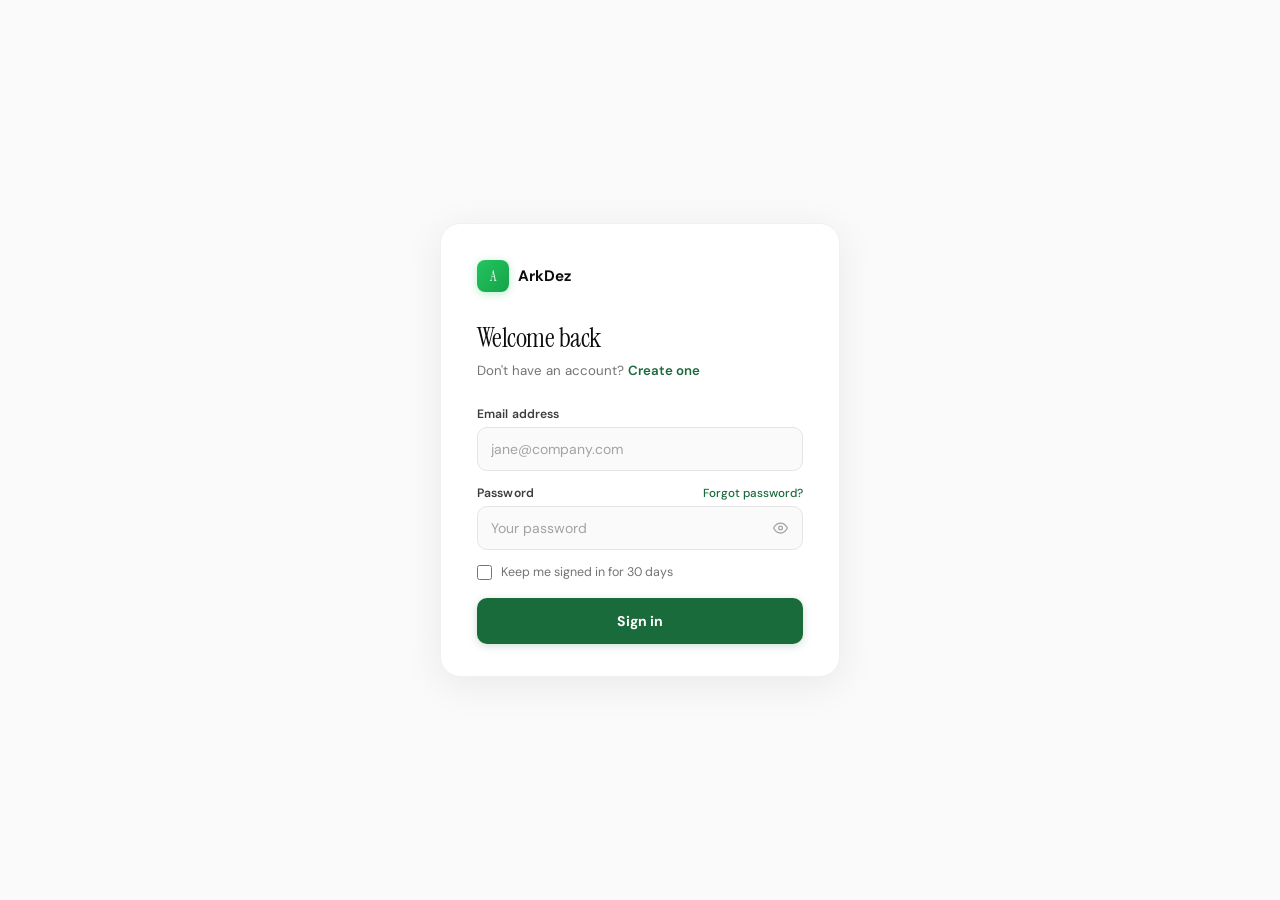
<file: client/dashboard.html>
<!DOCTYPE html>
<html lang="en">
<head>
<meta charset="UTF-8">
<meta name="viewport" content="width=device-width, initial-scale=1.0">
<title>My Portal — ArkDez</title>
<link rel="preconnect" href="https://fonts.googleapis.com">
<link rel="preconnect" href="https://fonts.gstatic.com" crossorigin>
<link href="https://fonts.googleapis.com/css2?family=Instrument+Serif:ital@0;1&family=DM+Sans:ital,opsz,wght@0,9..40,300;0,9..40,400;0,9..40,500;0,9..40,600;0,9..40,700;1,9..40,400&display=swap" rel="stylesheet">
<style>
*,*::before,*::after{box-sizing:border-box;margin:0;padding:0;}
:root{
  --ink:#0d0d0d;--ink2:#3d3d3d;--ink3:#737373;--ink4:#a3a3a3;
  --line:#e5e5e5;--line2:#f0f0f0;--bg:#fff;--bg2:#fafafa;--bg3:#f5f5f5;
  --accent:#1a6b3c;--accent2:#22c55e;--accent-bg:#f0fdf4;--accent-ln:#bbf7d0;
  --red:#dc2626;--amber:#d97706;--blue:#2563eb;
  --serif:'Instrument Serif',Georgia,serif;--sans:'DM Sans',system-ui,sans-serif;
  --r:10px;--r-lg:14px;--topbar-h:60px;
  --ease:cubic-bezier(.22,1,.36,1);
  --sh:0 1px 3px rgba(0,0,0,.06);--sh-md:0 4px 16px rgba(0,0,0,.07);
}
html{scroll-behavior:smooth;}
body{font-family:var(--sans);background:var(--bg2);color:var(--ink);-webkit-font-smoothing:antialiased;min-height:100svh;}

/* ── Auth gate ── */
#auth-gate{position:fixed;inset:0;z-index:9999;background:var(--bg);display:flex;align-items:center;justify-content:center;flex-direction:column;gap:14px;transition:opacity .4s var(--ease),visibility .4s;}
#auth-gate.hidden{opacity:0;visibility:hidden;pointer-events:none;}
.gate-logo{width:42px;height:42px;border-radius:10px;background:linear-gradient(135deg,#22c55e,#16a34a);display:flex;align-items:center;justify-content:center;font-family:var(--serif);font-size:1.2rem;color:#fff;box-shadow:0 4px 16px rgba(34,197,94,.3);animation:gatePulse 1.5s ease infinite;}
@keyframes gatePulse{0%,100%{transform:scale(1)}50%{transform:scale(1.06)}}
.gate-text{font-size:.78rem;color:var(--ink4);letter-spacing:.05em;}

/* ── Layout ── */
#app{opacity:0;transform:translateY(6px);transition:opacity .5s var(--ease),transform .5s var(--ease);min-height:100svh;}
#app.ready{opacity:1;transform:none;}

/* ── Topbar ── */
#topbar{height:var(--topbar-h);background:var(--bg);border-bottom:1px solid var(--line2);display:flex;align-items:center;justify-content:space-between;padding:0 24px;position:sticky;top:0;z-index:100;}
.topbar-brand{display:flex;align-items:center;gap:8px;text-decoration:none;}
.topbar-brand-mark{width:28px;height:28px;border-radius:7px;background:linear-gradient(135deg,#22c55e,#16a34a);display:flex;align-items:center;justify-content:center;font-family:var(--serif);font-size:.8rem;color:#fff;}
.topbar-brand-name{font-size:.88rem;font-weight:700;color:var(--ink);}
.topbar-right{display:flex;align-items:center;gap:10px;}
.topbar-greeting{font-size:.82rem;color:var(--ink3);}
.topbar-av{width:32px;height:32px;border-radius:50%;display:flex;align-items:center;justify-content:center;font-size:.72rem;font-weight:700;color:#fff;cursor:pointer;background:linear-gradient(135deg,#0a1a0f,#22c55e);position:relative;}
.topbar-menu{position:absolute;top:42px;right:0;background:var(--bg);border:1px solid var(--line2);border-radius:var(--r-lg);box-shadow:var(--sh-md);min-width:180px;z-index:50;opacity:0;pointer-events:none;transform:translateY(-6px);transition:opacity .18s var(--ease),transform .18s var(--ease);}
.topbar-menu.open{opacity:1;pointer-events:all;transform:translateY(0);}
.topbar-menu-item{display:flex;align-items:center;gap:9px;padding:10px 14px;font-size:.8rem;color:var(--ink2);cursor:pointer;transition:background .12s;}
.topbar-menu-item:hover{background:var(--bg2);}
.topbar-menu-item.danger{color:var(--red);}
.topbar-menu-item.danger:hover{background:#fef2f2;}
.topbar-menu-item svg{width:13px;height:13px;flex-shrink:0;}
.menu-divider{height:1px;background:var(--line2);}

/* ── Content ── */
#content{max-width:900px;margin:0 auto;padding:28px 24px;}

/* ── Freelancer filter tabs ── */
.freelancer-tabs{display:flex;align-items:center;gap:8px;margin-bottom:24px;flex-wrap:wrap;}
.freelancer-tab{display:flex;align-items:center;gap:7px;padding:7px 14px;border-radius:999px;font-size:.78rem;font-weight:600;cursor:pointer;transition:all .18s;border:1.5px solid var(--line2);background:var(--bg);color:var(--ink3);}
.freelancer-tab:hover{border-color:var(--line);color:var(--ink2);}
.freelancer-tab.active{background:var(--accent-bg);border-color:var(--accent-ln);color:var(--accent);}
.freelancer-tab-av{width:20px;height:20px;border-radius:50%;display:flex;align-items:center;justify-content:center;font-size:.6rem;font-weight:700;color:#fff;flex-shrink:0;}

/* ── Section headers ── */
.section-header{display:flex;align-items:center;justify-content:space-between;margin-bottom:14px;}
.section-title{font-size:.76rem;font-weight:700;color:var(--ink4);letter-spacing:.08em;text-transform:uppercase;}
.section-count{font-size:.72rem;color:var(--ink4);background:var(--bg3);padding:2px 8px;border-radius:999px;}

/* ── Project cards ── */
.projects-grid{display:grid;grid-template-columns:repeat(auto-fill,minmax(260px,1fr));gap:12px;margin-bottom:32px;}
.project-card{background:var(--bg);border:1.5px solid var(--line2);border-radius:var(--r-lg);padding:16px 18px;cursor:pointer;transition:all .2s var(--ease);animation:cardIn .3s var(--ease) both;}
.project-card:hover{border-color:var(--accent-ln);box-shadow:var(--sh-md);transform:translateY(-2px);}
@keyframes cardIn{from{opacity:0;transform:translateY(10px)}to{opacity:1;transform:none}}
.project-card-header{display:flex;align-items:flex-start;justify-content:space-between;margin-bottom:10px;}
.project-card-title{font-size:.88rem;font-weight:700;color:var(--ink);line-height:1.3;flex:1;margin-right:8px;}
.project-card-freelancer{font-size:.7rem;color:var(--ink4);margin-bottom:10px;display:flex;align-items:center;gap:5px;}
.project-card-freelancer svg{width:11px;height:11px;flex-shrink:0;}
.progress-bar{height:4px;background:var(--line2);border-radius:2px;overflow:hidden;margin-bottom:10px;}
.progress-fill{height:100%;border-radius:2px;background:linear-gradient(90deg,var(--accent),var(--accent2));transition:width .6s var(--ease);}
.project-card-meta{display:flex;align-items:center;justify-content:space-between;}
.project-card-due{font-size:.68rem;color:var(--ink4);}
.project-card-due.overdue{color:var(--red);}

/* ── Badge ── */
.badge{display:inline-flex;align-items:center;gap:3px;font-size:.65rem;font-weight:700;padding:3px 7px;border-radius:999px;letter-spacing:.02em;text-transform:capitalize;flex-shrink:0;}
.badge-dot{width:4px;height:4px;border-radius:50%;flex-shrink:0;}
.badge-active{background:#dcfce7;color:#166534;}.badge-active .badge-dot{background:#16a34a;}
.badge-draft{background:var(--bg3);color:var(--ink3);}.badge-draft .badge-dot{background:var(--ink4);}
.badge-paused{background:#f3f4f6;color:#374151;}.badge-paused .badge-dot{background:#9ca3af;}
.badge-completed{background:#dbeafe;color:#1e40af;}.badge-completed .badge-dot{background:var(--blue);}
.badge-cancelled{background:#fee2e2;color:#991b1b;}
.badge-pending{background:#fef9c3;color:#854d0e;}.badge-pending .badge-dot{background:#ca8a04;}
.badge-paid{background:#dcfce7;color:#166534;}.badge-paid .badge-dot{background:#16a34a;}
.badge-overdue{background:#fee2e2;color:#991b1b;}.badge-overdue .badge-dot{background:var(--red);}

/* ── Messages ── */
.messages-panel{background:var(--bg);border:1.5px solid var(--line2);border-radius:var(--r-lg);overflow:hidden;margin-bottom:32px;}
.messages-panel-header{padding:14px 18px;border-bottom:1px solid var(--line2);display:flex;align-items:center;justify-content:space-between;}
.messages-panel-title{font-size:.84rem;font-weight:700;color:var(--ink);}
.messages-list{max-height:320px;overflow-y:auto;}
.message-item{display:flex;gap:10px;padding:12px 18px;border-bottom:1px solid var(--line2);transition:background .12s;}
.message-item:last-child{border-bottom:none;}
.message-item:hover{background:var(--bg2);}
.message-item.unread{background:var(--accent-bg);}
.message-av{width:30px;height:30px;border-radius:50%;display:flex;align-items:center;justify-content:center;font-size:.65rem;font-weight:700;color:#fff;flex-shrink:0;background:linear-gradient(135deg,#0a1a0f,#22c55e);}
.message-body{flex:1;min-width:0;}
.message-sender{font-size:.78rem;font-weight:700;color:var(--ink);display:flex;align-items:center;gap:6px;}
.message-time{font-size:.65rem;color:var(--ink4);font-weight:400;}
.message-text{font-size:.76rem;color:var(--ink3);margin-top:2px;white-space:nowrap;overflow:hidden;text-overflow:ellipsis;}
.message-project{font-size:.65rem;color:var(--accent);background:var(--accent-bg);padding:1px 6px;border-radius:4px;font-weight:600;}

/* ── Invoices ── */
.invoice-row{display:flex;align-items:center;gap:12px;padding:12px 18px;border-bottom:1px solid var(--line2);transition:background .12s;}
.invoice-row:last-child{border-bottom:none;}
.invoice-row:hover{background:var(--bg2);}
.invoice-info{flex:1;min-width:0;}
.invoice-title{font-size:.82rem;font-weight:600;color:var(--ink);}
.invoice-sub{font-size:.7rem;color:var(--ink4);margin-top:1px;}
.invoice-amount{font-size:.88rem;font-weight:700;color:var(--ink);flex-shrink:0;}

/* ── Empty state ── */
.empty{display:flex;flex-direction:column;align-items:center;padding:40px 20px;text-align:center;}
.empty svg{width:32px;height:32px;color:var(--line);margin-bottom:10px;}
.empty p{font-size:.8rem;color:var(--ink4);line-height:1.55;}

/* ── Message composer ── */
.compose-bar{padding:12px 18px;border-top:1px solid var(--line2);display:flex;gap:8px;}
.compose-input{flex:1;height:38px;background:var(--bg2);border:1.5px solid var(--line2);border-radius:var(--r);padding:0 12px;font-size:.83rem;color:var(--ink);font-family:var(--sans);outline:none;transition:border-color .18s;}
.compose-input:focus{border-color:var(--accent);box-shadow:0 0 0 3px rgba(34,197,94,.08);}
.compose-select{height:38px;background:var(--bg2);border:1.5px solid var(--line2);border-radius:var(--r);padding:0 10px;font-size:.78rem;color:var(--ink3);font-family:var(--sans);outline:none;cursor:pointer;}
.compose-btn{height:38px;padding:0 16px;background:var(--accent);color:#fff;border:none;border-radius:var(--r);font-size:.8rem;font-weight:700;cursor:pointer;font-family:var(--sans);transition:background .15s;flex-shrink:0;}
.compose-btn:hover{background:#155c33;}
.compose-btn:disabled{opacity:.6;cursor:not-allowed;}

/* ── Toast ── */
#toast-container{position:fixed;bottom:20px;right:20px;z-index:9000;display:flex;flex-direction:column;gap:8px;}
.toast{background:var(--ink);color:#fff;padding:10px 16px;border-radius:9px;font-size:.8rem;font-weight:500;box-shadow:0 4px 20px rgba(0,0,0,.15);display:flex;align-items:center;gap:8px;max-width:300px;animation:toastIn .3s var(--ease) both;transition:opacity .3s,transform .3s;}
.toast.out{opacity:0;transform:translateX(16px);}
.toast.success{background:var(--accent);}
.toast.error{background:var(--red);}
.toast.warn{background:var(--amber);}
@keyframes toastIn{from{opacity:0;transform:translateX(16px)}to{opacity:1;transform:none}}

@media(max-width:600px){
  #content{padding:20px 14px;}
  .projects-grid{grid-template-columns:1fr;}
  .compose-bar{flex-direction:column;}
  .compose-select{width:100%;}
}
</style>
</head>
<body>

<div id="auth-gate">
  <div class="gate-logo">A</div>
  <span class="gate-text">Loading your portal…</span>
</div>

<div id="app">
  <header id="topbar">
    <a href="/" class="topbar-brand">
      <div class="topbar-brand-mark">A</div>
      <span class="topbar-brand-name">ArkDez</span>
    </a>
    <div class="topbar-right">
      <span class="topbar-greeting" id="topbar-greeting">Hi there</span>
      <div style="position:relative;">
        <div class="topbar-av" id="topbar-av" onclick="toggleMenu()">R</div>
        <div class="topbar-menu" id="topbar-menu">
          <div class="topbar-menu-item" style="padding:12px 14px 8px;">
            <div style="font-size:.78rem;font-weight:700;color:var(--ink);" id="menu-name">Loading…</div>
            <div style="font-size:.7rem;color:var(--ink4);margin-top:2px;" id="menu-email">…</div>
          </div>
          <div class="menu-divider"></div>
          <div class="topbar-menu-item danger" onclick="logout()">
            <svg viewBox="0 0 24 24" fill="none" stroke="currentColor" stroke-width="2" stroke-linecap="round"><path d="M9 21H5a2 2 0 01-2-2V5a2 2 0 012-2h4"/><polyline points="16 17 21 12 16 7"/><line x1="21" y1="12" x2="9" y2="12"/></svg>
            Sign out
          </div>
        </div>
      </div>
    </div>
  </header>

  <main id="content">
    <!-- Loading state -->
    <div id="loading-state" style="padding:60px 0;text-align:center;color:var(--ink4);font-size:.84rem;">
      <div style="margin-bottom:8px;">Loading your workspace…</div>
    </div>

    <!-- Dashboard -->
    <div id="dashboard" style="display:none;">

      <!-- Freelancer filter tabs -->
      <div class="freelancer-tabs" id="freelancer-tabs"></div>

      <!-- Projects -->
      <div class="section-header">
        <span class="section-title">Projects</span>
        <span class="section-count" id="projects-count">0</span>
      </div>
      <div class="projects-grid" id="projects-grid">
        <div class="empty">
          <svg viewBox="0 0 24 24" fill="none" stroke="currentColor" stroke-width="1.5"><path d="M22 19a2 2 0 01-2 2H4a2 2 0 01-2-2V5a2 2 0 012-2h5l2 3h9a2 2 0 012 2z"/></svg>
          <p>No projects yet.</p>
        </div>
      </div>

      <!-- Messages -->
      <div class="section-header">
        <span class="section-title">Messages</span>
        <span class="section-count" id="messages-count">0</span>
      </div>
      <div class="messages-panel">
        <div class="messages-list" id="messages-list">
          <div class="empty">
            <svg viewBox="0 0 24 24" fill="none" stroke="currentColor" stroke-width="1.5"><path d="M21 15a2 2 0 01-2 2H7l-4 4V5a2 2 0 012-2h14a2 2 0 012 2z"/></svg>
            <p>No messages yet.</p>
          </div>
        </div>
        <div class="compose-bar">
          <select class="compose-select" id="compose-freelancer" title="Send to">
            <option value="">Select freelancer…</option>
          </select>
          <input class="compose-input" type="text" id="compose-input" placeholder="Send a message…" onkeydown="if(event.key==='Enter')sendMessage()">
          <button class="compose-btn" onclick="sendMessage()">Send</button>
        </div>
      </div>

      <!-- Invoices -->
      <div class="section-header">
        <span class="section-title">Invoices</span>
        <span class="section-count" id="invoices-count">0</span>
      </div>
      <div class="messages-panel" style="margin-bottom:0;">
        <div id="invoices-list">
          <div class="empty">
            <svg viewBox="0 0 24 24" fill="none" stroke="currentColor" stroke-width="1.5"><path d="M14 2H6a2 2 0 00-2 2v16a2 2 0 002 2h12a2 2 0 002-2V8z"/></svg>
            <p>No invoices yet.</p>
          </div>
        </div>
      </div>

    </div>
  </main>
</div>

<div id="toast-container"></div>

<script>
const API_KEY = "d29bb7407783daa176e5f6cf8dfc6677940df38fda145b06";
const SCRIPT_URL = "https://script.google.com/macros/s/AKfycbzsjcZmIhwJF5DslXrFTPZJENckjKB_3re9qK73dewpLCCUNBcEi4-_iHBr6UvhVCSQpA/exec";
const LOGIN_URL = "/client/login.html";

let dashData       = null;
let currentAccount = null;
let activeFilter   = "all";

async function api(payload) {
  const body = new Blob([JSON.stringify({ ...payload, apiKey: API_KEY })], { type: "text/plain" });
  const res  = await fetch(SCRIPT_URL, { method: "POST", body });
  return res.json();
}

function getToken() {
  return localStorage.getItem("ark_client_token") || sessionStorage.getItem("ark_client_token");
}

function showToast(msg, type = "") {
  const container = document.getElementById("toast-container");
  const el = document.createElement("div");
  el.className = "toast " + type;
  el.textContent = msg;
  container.appendChild(el);
  setTimeout(() => { el.classList.add("out"); setTimeout(() => el.remove(), 300); }, 3500);
}

// ── Auth ──
async function boot() {
  const token = getToken();
  if (!token) return window.location.href = LOGIN_URL;

  try {
    const res = await api({ action: "client_validate_token", token });
    if (!res.success) return window.location.href = LOGIN_URL;
    currentAccount = res.account;
    setupHeader();
    await loadDashboard();
  } catch(e) {
    // Offline fallback
    const stored = localStorage.getItem("ark_client") || sessionStorage.getItem("ark_client");
    if (stored) { try { currentAccount = JSON.parse(stored); setupHeader(); } catch(e2){} }
    showToast("Connection issue. Some data may be outdated.", "warn");
    document.getElementById("auth-gate").classList.add("hidden");
    document.getElementById("app").classList.add("ready");
  }
}

function setupHeader() {
  const { firstName, lastName, email } = currentAccount;
  const initials = ((firstName||"?")[0] + (lastName||"")[0]).toUpperCase();
  const h = new Date().getHours();
  const g = h < 12 ? "Good morning" : h < 17 ? "Good afternoon" : "Good evening";
  document.getElementById("topbar-greeting").textContent = g + ", " + firstName;
  document.getElementById("topbar-av").textContent = initials;
  document.getElementById("menu-name").textContent  = firstName + " " + lastName;
  document.getElementById("menu-email").textContent = email;
}

async function loadDashboard() {
  const token = getToken();
  try {
    const res = await api({ action: "get_client_dashboard", token });
    if (!res.success) { showToast(res.error || "Failed to load dashboard", "error"); return; }
    dashData = res;
    renderDashboard();
  } catch(e) {
    showToast("Failed to load data. Please refresh.", "error");
  } finally {
    document.getElementById("auth-gate").classList.add("hidden");
    document.getElementById("app").classList.add("ready");
    document.getElementById("loading-state").style.display = "none";
    document.getElementById("dashboard").style.display = "";
  }
}

function renderDashboard() {
  renderFreelancerTabs();
  renderProjects();
  renderMessages();
  renderInvoices();
  populateComposer();
}

// ── Freelancer tabs ──
function renderFreelancerTabs() {
  const tabs = document.getElementById("freelancer-tabs");
  if (!dashData.freelancers?.length) { tabs.style.display = "none"; return; }

  const colors = ["linear-gradient(135deg,#0a1a0f,#22c55e)","linear-gradient(135deg,#1e3a5f,#3b82f6)","linear-gradient(135deg,#4a0f2e,#ec4899)","linear-gradient(135deg,#2d1b00,#f59e0b)"];
  let html = `<div class="freelancer-tab active" onclick="setFilter('all',this)">All</div>`;
  dashData.freelancers.forEach((f, i) => {
    const init = f.name.split(" ").map(w => w[0]).join("").toUpperCase().slice(0,2);
    html += `<div class="freelancer-tab" onclick="setFilter('${f.id}',this)">
      <div class="freelancer-tab-av" style="background:${colors[i%colors.length]}">${init}</div>
      ${escHtml(f.workspaceName || f.name)}
    </div>`;
  });
  tabs.innerHTML = html;
}

function setFilter(id, el) {
  activeFilter = id;
  document.querySelectorAll(".freelancer-tab").forEach(t => t.classList.remove("active"));
  el.classList.add("active");
  renderProjects();
  renderMessages();
}

// ── Projects ──
function renderProjects() {
  const grid = document.getElementById("projects-grid");
  let projects = dashData.projects || [];
  if (activeFilter !== "all") {
    projects = projects.filter(p => p.freelancerId === activeFilter);
  }
  document.getElementById("projects-count").textContent = projects.length;
  if (!projects.length) {
    grid.innerHTML = `<div class="empty"><svg viewBox="0 0 24 24" fill="none" stroke="currentColor" stroke-width="1.5"><path d="M22 19a2 2 0 01-2 2H4a2 2 0 01-2-2V5a2 2 0 012-2h5l2 3h9a2 2 0 012 2z"/></svg><p>No projects yet.</p></div>`;
    return;
  }
  grid.innerHTML = projects.map((p, i) => {
    const due    = p.dueDate ? new Date(p.dueDate) : null;
    const isOver = due && due < new Date() && p.status !== "completed";
    const dueStr = due ? due.toLocaleDateString(undefined,{month:"short",day:"numeric"}) : "No due date";
    return `
    <div class="project-card" style="animation-delay:${i*40}ms">
      <div class="project-card-header">
        <div class="project-card-title">${escHtml(p.title)}</div>
        ${badge(p.status)}
      </div>
      <div class="project-card-freelancer">
        <svg viewBox="0 0 24 24" fill="none" stroke="currentColor" stroke-width="2" stroke-linecap="round"><circle cx="12" cy="8" r="4"/><path d="M4 20c0-4 3.6-7 8-7s8 3 8 7"/></svg>
        ${escHtml(p.freelancerName)} · ${escHtml(p.workspaceName)}
      </div>
      <div class="progress-bar"><div class="progress-fill" style="width:${p.progress||0}%"></div></div>
      <div class="project-card-meta">
        <span class="project-card-due ${isOver?'overdue':''}">${isOver?'Overdue · ':'Due '}${dueStr}</span>
        <span style="font-size:.7rem;color:var(--ink4);">${p.progress||0}% done</span>
      </div>
    </div>`;
  }).join("");
}

// ── Messages ──
function renderMessages() {
  const list = document.getElementById("messages-list");
  let msgs = dashData.messages || [];
  if (activeFilter !== "all") {
    const freelancer = dashData.freelancers?.find(f => f.id === activeFilter);
    if (freelancer) msgs = msgs.filter(m => m.clientId === freelancer.clientId);
  }
  document.getElementById("messages-count").textContent = msgs.length;
  if (!msgs.length) {
    list.innerHTML = `<div class="empty"><svg viewBox="0 0 24 24" fill="none" stroke="currentColor" stroke-width="1.5"><path d="M21 15a2 2 0 01-2 2H7l-4 4V5a2 2 0 012-2h14a2 2 0 012 2z"/></svg><p>No messages yet.</p></div>`;
    return;
  }
  list.innerHTML = msgs.slice(0, 20).map(m => {
    const init = (m.senderName||"?")[0].toUpperCase();
    const time = timeAgo(m.createdAt);
    return `<div class="message-item ${m.read?'':'unread'}">
      <div class="message-av">${init}</div>
      <div class="message-body">
        <div class="message-sender">${escHtml(m.senderName||"Unknown")} <span class="message-time">${time}</span></div>
        <div class="message-text">${escHtml(m.body||"")}</div>
      </div>
    </div>`;
  }).join("");
}

// ── Invoices ──
function renderInvoices() {
  const list = document.getElementById("invoices-list");
  const invs = dashData.invoices || [];
  document.getElementById("invoices-count").textContent = invs.length;
  if (!invs.length) {
    list.innerHTML = `<div class="empty"><svg viewBox="0 0 24 24" fill="none" stroke="currentColor" stroke-width="1.5"><path d="M14 2H6a2 2 0 00-2 2v16a2 2 0 002 2h12a2 2 0 002-2V8z"/></svg><p>No invoices yet.</p></div>`;
    return;
  }
  list.innerHTML = invs.map(i => {
    const amt = new Intl.NumberFormat(undefined,{style:"currency",currency:i.currency||"USD"}).format(i.total||0);
    return `<div class="invoice-row">
      <div class="invoice-info">
        <div class="invoice-title">${escHtml(i.title||"Invoice")}</div>
        <div class="invoice-sub">${i.invoiceNumber ? "#"+escHtml(i.invoiceNumber)+" · " : ""}${i.dueDate ? "Due "+new Date(i.dueDate).toLocaleDateString(undefined,{month:"short",day:"numeric"}) : ""}</div>
      </div>
      ${badge(i.status)}
      <div class="invoice-amount">${amt}</div>
    </div>`;
  }).join("");
}

// ── Composer ──
function populateComposer() {
  const sel = document.getElementById("compose-freelancer");
  sel.innerHTML = '<option value="">Select freelancer…</option>';
  (dashData.freelancers||[]).forEach(f => {
    sel.innerHTML += `<option value="${f.clientId}">${escHtml(f.name)} (${escHtml(f.workspaceName)})</option>`;
  });
}

async function sendMessage() {
  const input    = document.getElementById("compose-input");
  const sel      = document.getElementById("compose-freelancer");
  const body     = input.value.trim();
  const clientId = sel.value;
  if (!body)     { showToast("Type a message first", "warn"); return; }
  if (!clientId) { showToast("Select a freelancer to message", "warn"); return; }

  const btn = document.querySelector(".compose-btn");
  btn.disabled = true; btn.textContent = "Sending…";

  try {
    const token = getToken();
    const res = await api({ action: "send_client_message", token, clientId, body, channel: "general" });
    if (res.success) {
      input.value = "";
      showToast("Message sent!", "success");
      await loadDashboard(); // refresh messages
    } else {
      showToast(res.error || "Failed to send", "error");
    }
  } catch(e) {
    showToast("Connection error.", "error");
  } finally {
    btn.disabled = false; btn.textContent = "Send";
  }
}

// ── User menu ──
let menuOpen = false;
function toggleMenu() {
  menuOpen = !menuOpen;
  document.getElementById("topbar-menu").classList.toggle("open", menuOpen);
}
document.addEventListener("click", e => {
  if (!e.target.closest("#topbar-av") && !e.target.closest("#topbar-menu")) {
    menuOpen = false;
    document.getElementById("topbar-menu").classList.remove("open");
  }
});

// ── Logout ──
async function logout() {
  const token = getToken();
  localStorage.removeItem("ark_client_token"); localStorage.removeItem("ark_client");
  sessionStorage.removeItem("ark_client_token"); sessionStorage.removeItem("ark_client");
  try { await api({ action: "client_logout", token }); } catch(e){}
  showToast("Signed out.", "success");
  setTimeout(() => { window.location.href = LOGIN_URL; }, 800);
}

// ── Helpers ──
function escHtml(str) { return String(str||"").replace(/&/g,"&amp;").replace(/</g,"&lt;").replace(/>/g,"&gt;"); }

function badge(status) {
  const map = {active:"badge-active",draft:"badge-draft",paused:"badge-paused",completed:"badge-completed",cancelled:"badge-cancelled",paid:"badge-paid",overdue:"badge-overdue",pending:"badge-pending",sent:"badge-pending",viewed:"badge-pending"};
  const cls = map[status]||"badge-draft";
  return `<span class="badge ${cls}"><span class="badge-dot"></span>${escHtml(status)}</span>`;
}

function timeAgo(iso) {
  if (!iso) return "";
  const diff = Date.now() - new Date(iso).getTime();
  const m = Math.floor(diff/60000);
  if (m < 1) return "Just now";
  if (m < 60) return m + "m ago";
  const h = Math.floor(m/60);
  if (h < 24) return h + "h ago";
  return Math.floor(h/24) + "d ago";
}

document.addEventListener("keydown", e => {
  if (e.key === "Escape") { menuOpen = false; document.getElementById("topbar-menu").classList.remove("open"); }
});

boot();
</script>
</body>
</html>
</file>
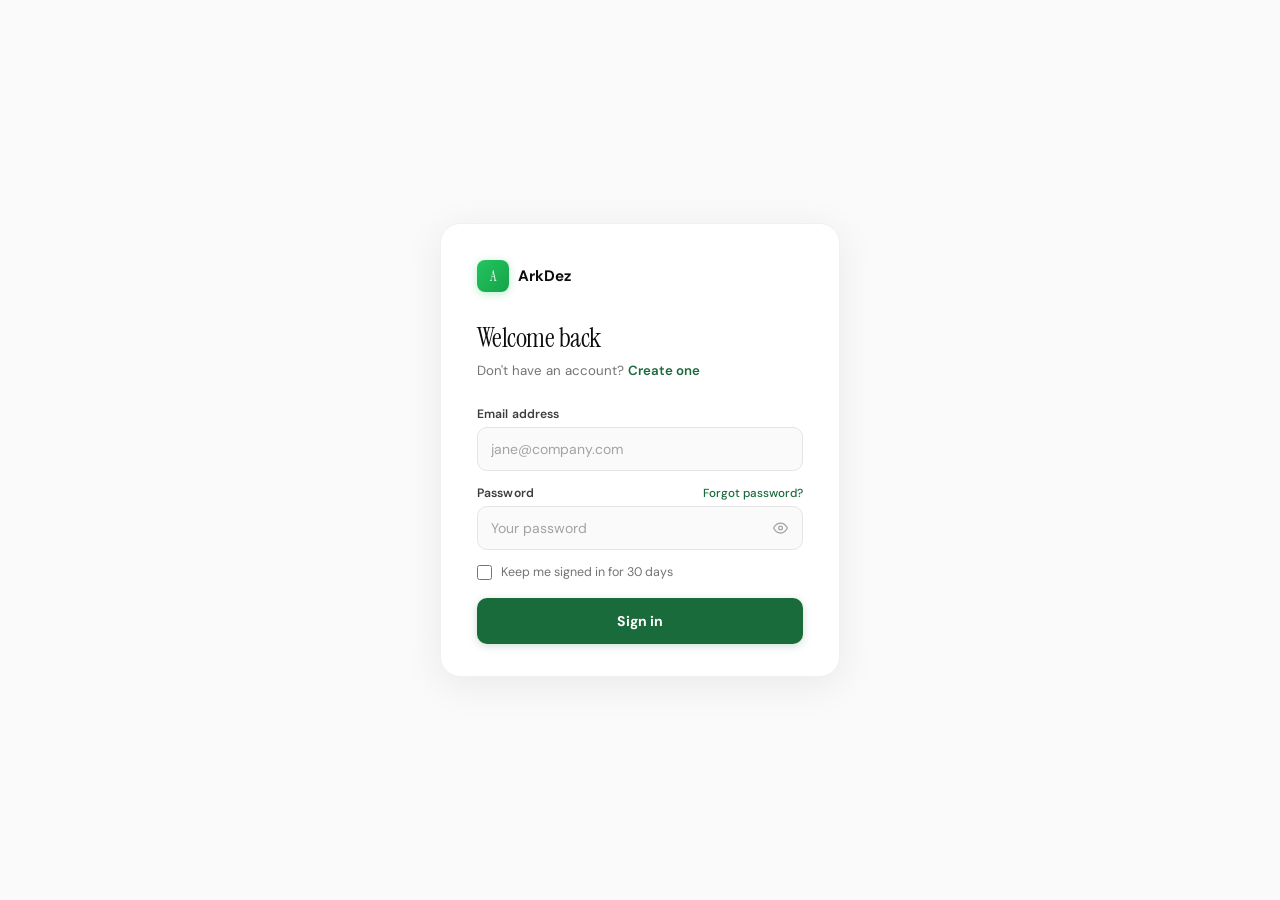
<file: client/login.html>
<!DOCTYPE html>
<html lang="en">
<head>
<meta charset="UTF-8">
<meta name="viewport" content="width=device-width, initial-scale=1.0">
<title>Sign in — ArkDez Client Portal</title>
<style>
@import url('https://fonts.googleapis.com/css2?family=Instrument+Serif:ital@0;1&family=DM+Sans:ital,opsz,wght@0,9..40,300;0,9..40,400;0,9..40,500;0,9..40,600;0,9..40,700;1,9..40,400&display=swap');
*,*::before,*::after{box-sizing:border-box;margin:0;padding:0;}
:root{
  --ink:#0d0d0d;--ink2:#3d3d3d;--ink3:#737373;--ink4:#a3a3a3;
  --line:#e5e5e5;--line2:#f0f0f0;--bg:#ffffff;--bg2:#fafafa;--bg3:#f5f5f5;
  --accent:#1a6b3c;--accent2:#22c55e;--accent-bg:#f0fdf4;--accent-ln:#bbf7d0;
  --red:#dc2626;--red-bg:#fef2f2;
  --serif:'Instrument Serif',Georgia,serif;--sans:'DM Sans',system-ui,sans-serif;
  --r:10px;
}
html{scroll-behavior:smooth;}
body{font-family:var(--sans);background:var(--bg2);color:var(--ink);min-height:100svh;display:flex;align-items:center;justify-content:center;-webkit-font-smoothing:antialiased;padding:24px;}

.auth-card{width:100%;max-width:400px;background:var(--bg);border:1.5px solid var(--line2);border-radius:20px;padding:36px 36px 32px;box-shadow:0 8px 40px rgba(0,0,0,.07);}
.auth-brand{display:flex;align-items:center;gap:9px;margin-bottom:28px;text-decoration:none;}
.auth-brand-mark{width:32px;height:32px;border-radius:8px;background:linear-gradient(135deg,#22c55e,#16a34a);display:flex;align-items:center;justify-content:center;font-family:var(--serif);font-size:.9rem;color:#fff;box-shadow:0 2px 8px rgba(34,197,94,.3);}
.auth-brand-name{font-size:.95rem;font-weight:700;color:var(--ink);}
.auth-title{font-family:var(--serif);font-size:1.7rem;font-weight:400;color:var(--ink);letter-spacing:-.02em;margin-bottom:6px;}
.auth-sub{font-size:.83rem;color:var(--ink3);margin-bottom:26px;line-height:1.5;}
.auth-sub a{color:var(--accent);text-decoration:none;font-weight:600;}
.auth-sub a:hover{text-decoration:underline;}
.auth-form{display:flex;flex-direction:column;gap:14px;}
.field{display:flex;flex-direction:column;gap:5px;}
.field-label-row{display:flex;align-items:center;justify-content:space-between;}
.field-label{font-size:.76rem;font-weight:600;color:var(--ink2);letter-spacing:.01em;}
.field-label-link{font-size:.73rem;color:var(--accent);text-decoration:none;font-weight:500;}
.field-label-link:hover{text-decoration:underline;}
.field-input-wrap{position:relative;}
.field-input{width:100%;height:44px;background:var(--bg2);border:1.5px solid var(--line);border-radius:var(--r);padding:0 13px;font-size:.875rem;color:var(--ink);font-family:var(--sans);outline:none;transition:border-color .18s,background .18s,box-shadow .18s;-webkit-appearance:none;}
.field-input::placeholder{color:var(--ink4);}
.field-input:focus{border-color:var(--accent);background:var(--bg);box-shadow:0 0 0 3px rgba(34,197,94,.1);}
.field-input.error{border-color:var(--red);background:var(--red-bg);}
.field-input.has-toggle{padding-right:40px;}
.toggle-pw{position:absolute;right:11px;top:50%;transform:translateY(-50%);background:none;border:none;cursor:pointer;color:var(--ink4);display:flex;align-items:center;padding:4px;transition:color .15s;}
.toggle-pw:hover{color:var(--ink2);}
.field-err{font-size:.7rem;color:var(--red);font-weight:500;display:none;margin-top:2px;}
.field-err.show{display:block;}
.auth-error-banner{background:var(--red-bg);border:1px solid #fecaca;border-radius:var(--r);padding:11px 13px;font-size:.8rem;color:var(--red);display:none;align-items:center;gap:8px;line-height:1.4;margin-bottom:4px;}
.auth-error-banner.show{display:flex;}
.auth-remember{display:flex;align-items:center;gap:9px;cursor:pointer;user-select:none;}
.auth-remember span{font-size:.78rem;color:var(--ink3);}
.btn-submit{width:100%;height:46px;background:var(--accent);color:#fff;border:none;border-radius:var(--r);font-size:.88rem;font-weight:700;font-family:var(--sans);cursor:pointer;transition:background .18s,transform .15s;display:flex;align-items:center;justify-content:center;gap:8px;box-shadow:0 2px 8px rgba(26,107,60,.22);margin-top:4px;}
.btn-submit:hover{background:#155c33;}
.btn-submit:active{transform:scale(.98);}
.btn-submit:disabled{opacity:.6;cursor:not-allowed;transform:none;}
.btn-submit .spinner{width:17px;height:17px;border-radius:50%;border:2px solid rgba(255,255,255,.3);border-top-color:#fff;animation:spin .7s linear infinite;display:none;}
.btn-submit.loading .btn-text{display:none;}
.btn-submit.loading .spinner{display:block;}
@keyframes spin{to{transform:rotate(360deg);}}
.toast{position:fixed;bottom:20px;left:50%;transform:translateX(-50%) translateY(16px);background:var(--ink);color:#fff;padding:10px 18px;border-radius:9px;font-size:.8rem;font-weight:500;box-shadow:0 4px 20px rgba(0,0,0,.15);opacity:0;pointer-events:none;transition:opacity .25s,transform .25s;white-space:nowrap;z-index:999;}
.toast.show{opacity:1;transform:translateX(-50%) translateY(0);}
.toast.success{background:var(--accent);}
.toast.error{background:var(--red);}
@media(max-width:480px){.auth-card{padding:28px 22px 24px;border-radius:16px;}}
</style>
</head>
<body>
<div class="auth-card">
  <a href="/" class="auth-brand">
    <div class="auth-brand-mark">A</div>
    <span class="auth-brand-name">ArkDez</span>
  </a>
  <h1 class="auth-title">Welcome back</h1>
  <p class="auth-sub">Don't have an account? <a href="signup.html">Create one</a></p>

  <form class="auth-form" id="login-form" novalidate>
    <div class="auth-error-banner" id="auth-error">
      <svg width="14" height="14" viewBox="0 0 24 24" fill="none" stroke="currentColor" stroke-width="2" stroke-linecap="round" style="flex-shrink:0"><circle cx="12" cy="12" r="10"/><line x1="12" y1="8" x2="12" y2="12"/><line x1="12" y1="16" x2="12.01" y2="16"/></svg>
      <span id="auth-error-text">Invalid email or password.</span>
    </div>

    <div class="field">
      <label class="field-label" for="email">Email address</label>
      <input class="field-input" type="email" id="email" placeholder="jane@company.com" autocomplete="email" required>
      <span class="field-err" id="err-email">Enter a valid email</span>
    </div>

    <div class="field">
      <div class="field-label-row">
        <label class="field-label" for="password">Password</label>
        <a href="#" class="field-label-link">Forgot password?</a>
      </div>
      <div class="field-input-wrap">
        <input class="field-input has-toggle" type="password" id="password" placeholder="Your password" autocomplete="current-password" required>
        <button type="button" class="toggle-pw" id="toggle-pw">
          <svg id="eye-icon" width="15" height="15" viewBox="0 0 24 24" fill="none" stroke="currentColor" stroke-width="2" stroke-linecap="round"><path d="M1 12s4-8 11-8 11 8 11 8-4 8-11 8-11-8-11-8z"/><circle cx="12" cy="12" r="3"/></svg>
        </button>
      </div>
      <span class="field-err" id="err-password">Enter your password</span>
    </div>

    <label class="auth-remember">
      <input type="checkbox" id="remember" style="width:15px;height:15px;border-radius:4px;accent-color:var(--accent);">
      <span>Keep me signed in for 30 days</span>
    </label>

    <button type="submit" class="btn-submit" id="submit-btn">
      <span class="btn-text">Sign in</span>
      <div class="spinner"></div>
    </button>
  </form>
</div>
<div class="toast" id="toast"></div>

<script>
const API_KEY = "d29bb7407783daa176e5f6cf8dfc6677940df38fda145b06";

async function api(payload) {
  const body = new Blob([JSON.stringify({ ...payload, apiKey: API_KEY })], { type: "text/plain" });
  const res  = await fetch("https://script.google.com/macros/s/AKfycbzsjcZmIhwJF5DslXrFTPZJENckjKB_3re9qK73dewpLCCUNBcEi4-_iHBr6UvhVCSQpA/exec", { method: "POST", body });
  return res.json();
}

// Check already logged in
const existingToken = localStorage.getItem("ark_client_token") || sessionStorage.getItem("ark_client_token");
if (existingToken) { window.location.href = "dashboard.html"; }

// Auto-fill
try { const u = JSON.parse(localStorage.getItem("ark_client")||"{}"); if (u.email) document.getElementById("email").value = u.email; } catch(e){}

function showToast(msg, type) {
  const t = document.getElementById("toast");
  t.textContent = msg; t.className = "toast "+(type||"")+" show";
  setTimeout(() => t.className = "toast "+(type||""), 3000);
}
function showErr(id, msg) {
  document.getElementById("err-"+id).textContent = msg || document.getElementById("err-"+id).textContent;
  document.getElementById("err-"+id).classList.add("show");
  document.getElementById(id)?.classList.add("error");
}
function clearErr(id) { document.getElementById("err-"+id)?.classList.remove("show"); document.getElementById(id)?.classList.remove("error"); }
function validEmail(e) { return /^[^\s@]+@[^\s@]+\.[^\s@]{2,}$/.test(e); }
function showAuthErr(msg) { document.getElementById("auth-error-text").textContent = msg; document.getElementById("auth-error").classList.add("show"); }
function hideAuthErr() { document.getElementById("auth-error").classList.remove("show"); }

const pwInput = document.getElementById("password");
const eyeIcon = document.getElementById("eye-icon");
let pwVisible = false;
document.getElementById("toggle-pw").addEventListener("click", () => {
  pwVisible = !pwVisible;
  pwInput.type = pwVisible ? "text" : "password";
  eyeIcon.innerHTML = pwVisible
    ? '<path d="M17.94 17.94A10.07 10.07 0 0112 20c-7 0-11-8-11-8a18.45 18.45 0 015.06-5.94M9.9 4.24A9.12 9.12 0 0112 4c7 0 11 8 11 8a18.5 18.5 0 01-2.16 3.19m-6.72-1.07a3 3 0 11-4.24-4.24"/><line x1="1" y1="1" x2="23" y2="23"/>'
    : '<path d="M1 12s4-8 11-8 11 8 11 8-4 8-11 8-11-8-11-8z"/><circle cx="12" cy="12" r="3"/>';
});

["email","password"].forEach(id => { document.getElementById(id).addEventListener("input", () => { clearErr(id); hideAuthErr(); }); });

document.getElementById("login-form").addEventListener("submit", async e => {
  e.preventDefault();
  hideAuthErr();
  let ok = true;
  const em  = document.getElementById("email").value.trim();
  const pw  = document.getElementById("password").value;
  const rem = document.getElementById("remember").checked;

  if (!validEmail(em)) { showErr("email", "Enter a valid email"); ok = false; }
  if (!pw)              { showErr("password", "Enter your password"); ok = false; }
  if (!ok) return;

  const btn = document.getElementById("submit-btn");
  btn.classList.add("loading"); btn.disabled = true;

  try {
    const res = await api({ action: "client_login", email: em, password: pw, remember: rem });
    if (res.success) {
      const store = rem ? localStorage : sessionStorage;
      store.setItem("ark_client_token", res.token);
      store.setItem("ark_client", JSON.stringify(res.account));
      showToast("Welcome back!", "success");
      setTimeout(() => { window.location.href = "dashboard.html"; }, 900);
    } else {
      showAuthErr(res.error || "Invalid email or password.");
    }
  } catch(err) {
    showToast("Connection error. Try again.", "error");
  } finally {
    btn.classList.remove("loading"); btn.disabled = false;
  }
});
</script>
</body>
</html>
</file>
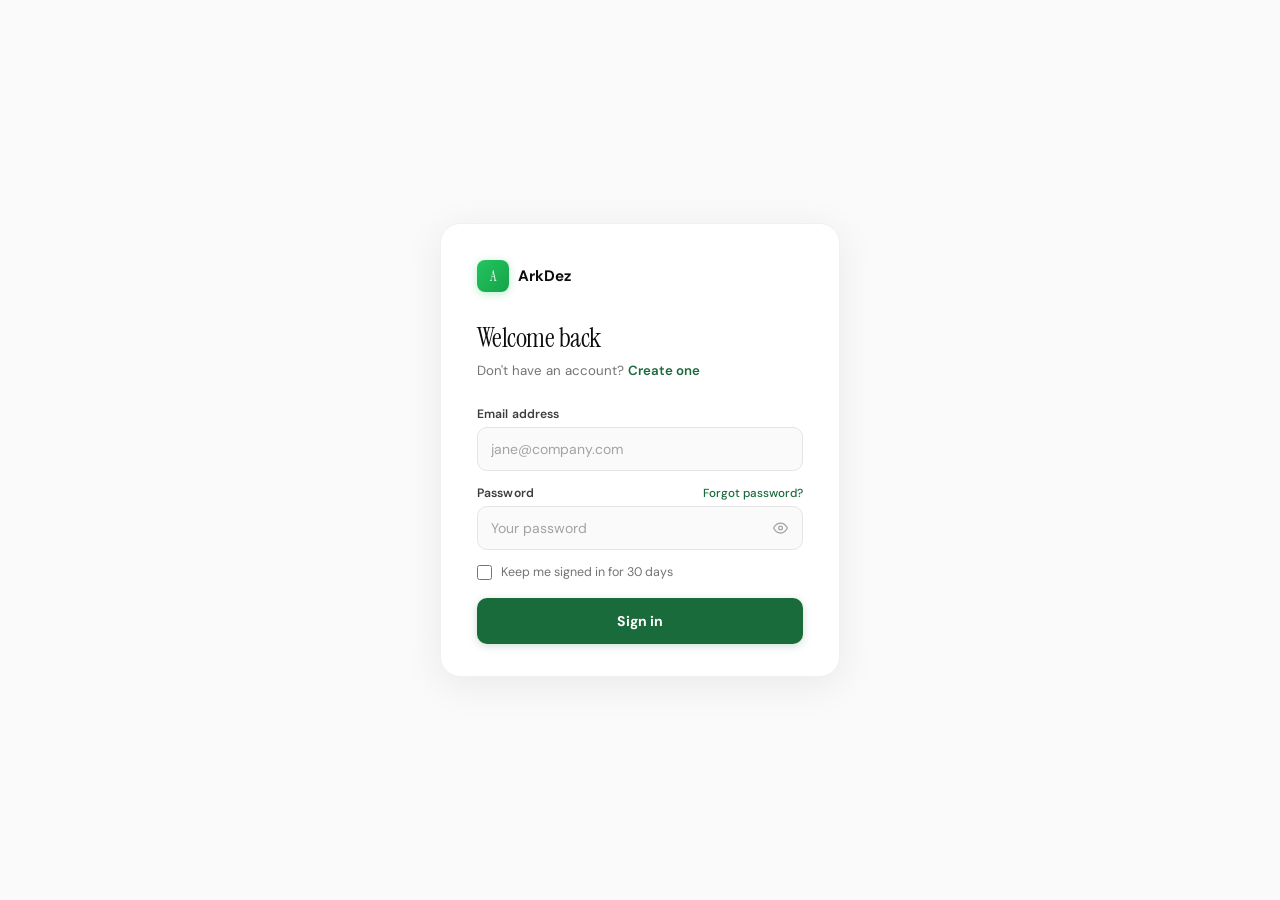
<file: client/projects.html>
<!DOCTYPE html>
<html lang="en">
<head>
<meta charset="UTF-8">
<meta name="viewport" content="width=device-width, initial-scale=1.0">
<title>Projects — My Portal</title>
<link rel="preconnect" href="https://fonts.googleapis.com">
<link rel="preconnect" href="https://fonts.gstatic.com" crossorigin>
<link href="https://fonts.googleapis.com/css2?family=Instrument+Serif:ital@0;1&family=DM+Sans:ital,opsz,wght@0,9..40,300;0,9..40,400;0,9..40,500;0,9..40,600;0,9..40,700;1,9..40,400&display=swap" rel="stylesheet">
<style>
*,*::before,*::after{box-sizing:border-box;margin:0;padding:0;}
:root{
  --ink:#0d0d0d;--ink2:#3d3d3d;--ink3:#737373;--ink4:#a3a3a3;
  --line:#e5e5e5;--line2:#f0f0f0;--bg:#fff;--bg2:#fafafa;--bg3:#f5f5f5;
  --accent:#1a6b3c;--accent2:#22c55e;--accent-bg:#f0fdf4;--accent-ln:#bbf7d0;
  --red:#dc2626;--red-bg:#fef2f2;--red-ln:#fecaca;
  --amber:#d97706;--amber-bg:#fffbeb;--amber-ln:#fde68a;
  --blue:#2563eb;--blue-bg:#eff6ff;--blue-ln:#bfdbfe;
  --purple:#7c3aed;--purple-bg:#f5f3ff;--purple-ln:#ddd6fe;
  --serif:'Instrument Serif',Georgia,serif;--sans:'DM Sans',system-ui,sans-serif;
  --r:10px;--r-lg:14px;--r-xl:18px;
  --sidebar-w:240px;--topbar-h:58px;
  --ease:cubic-bezier(.22,1,.36,1);
  --sh:0 1px 3px rgba(0,0,0,.06);--sh-md:0 4px 16px rgba(0,0,0,.08);
}
html{scroll-behavior:smooth;}
body{font-family:var(--sans);background:var(--bg2);color:var(--ink);-webkit-font-smoothing:antialiased;min-height:100svh;}

/* ── Auth gate ── */
#auth-gate{position:fixed;inset:0;z-index:9999;background:var(--bg);display:flex;align-items:center;justify-content:center;flex-direction:column;gap:14px;transition:opacity .4s,visibility .4s;}
#auth-gate.hidden{opacity:0;visibility:hidden;pointer-events:none;}
.gate-logo{width:44px;height:44px;border-radius:12px;background:linear-gradient(135deg,#22c55e,#16a34a);display:flex;align-items:center;justify-content:center;font-family:var(--serif);font-size:1.3rem;color:#fff;}

.gate-text{font-size:.78rem;color:var(--ink4);}

/* ── App shell ── */
#app{display:flex;min-height:100svh;opacity:0;transition:opacity .3s;}
#app.ready{opacity:1;}

/* ── Client sidebar — LIGHT THEME ── */
#sidebar{
  width:var(--sidebar-w);flex-shrink:0;
  background:var(--bg);border-right:1px solid var(--line2);
  display:flex;flex-direction:column;
  position:fixed;top:0;left:0;bottom:0;z-index:200;
  transition:transform .3s var(--ease);
}
.sidebar-header{padding:18px 16px 14px;border-bottom:1px solid var(--line2);}
.sidebar-brand{display:flex;align-items:center;gap:9px;text-decoration:none;}
.sidebar-brand-mark{width:30px;height:30px;border-radius:8px;background:linear-gradient(135deg,#22c55e,#16a34a);display:flex;align-items:center;justify-content:center;font-family:var(--serif);font-size:.85rem;color:#fff;box-shadow:0 2px 8px rgba(34,197,94,.25);}
.sidebar-brand-name{font-size:.9rem;font-weight:700;color:var(--ink);}
.sidebar-brand-tag{font-size:.58rem;color:var(--ink4);letter-spacing:.06em;text-transform:uppercase;margin-top:1px;}

/* User pill */

.client-av{width:34px;height:34px;border-radius:50%;background:linear-gradient(135deg,#0a1a0f,#22c55e);display:flex;align-items:center;justify-content:center;font-size:.74rem;font-weight:700;color:#fff;flex-shrink:0;}
.client-info{flex:1;min-width:0;}
.client-name{font-size:.8rem;font-weight:700;color:var(--ink);white-space:nowrap;overflow:hidden;text-overflow:ellipsis;}
.client-role{font-size:.64rem;color:var(--ink4);margin-top:1px;}

/* Nav */
.sidebar-nav{flex:1;padding:8px 8px;overflow-y:auto;}
.nav-section-label{font-size:.6rem;font-weight:700;color:var(--ink4);letter-spacing:.1em;text-transform:uppercase;padding:10px 8px 4px;}
.nav-item{display:flex;align-items:center;gap:9px;padding:8px 10px;border-radius:8px;text-decoration:none;font-size:.82rem;font-weight:500;color:var(--ink3);transition:all .15s;margin-bottom:1px;position:relative;}
.nav-item svg{width:15px;height:15px;flex-shrink:0;color:var(--ink4);transition:color .15s;}
.nav-item:hover{background:var(--bg2);color:var(--ink2);}
.nav-item:hover svg{color:var(--ink3);}
.nav-item.active{background:var(--accent-bg);color:var(--accent);font-weight:600;}
.nav-item.active svg{color:var(--accent);}

/* Red notification badge on nav item */
.nav-dot{width:8px;height:8px;border-radius:50%;background:var(--red);margin-left:auto;flex-shrink:0;}

.sidebar-footer{padding:10px 8px 14px;border-top:1px solid var(--line2);}
.user-pill{display:flex;align-items:center;gap:9px;padding:8px 10px;border-radius:9px;cursor:pointer;transition:background .15s;user-select:none;}
.user-pill:hover{background:var(--bg2);}
.user-av{width:32px;height:32px;border-radius:50%;background:linear-gradient(135deg,#0a1a0f,#22c55e);display:flex;align-items:center;justify-content:center;font-size:.74rem;font-weight:700;color:#fff;flex-shrink:0;}
.user-info{flex:1;min-width:0;}
.user-name{font-size:.8rem;font-weight:700;color:var(--ink);white-space:nowrap;overflow:hidden;text-overflow:ellipsis;}
.user-email{font-size:.65rem;color:var(--ink4);white-space:nowrap;overflow:hidden;text-overflow:ellipsis;margin-top:1px;}
.user-menu-popup{background:var(--bg);border:1px solid var(--line2);border-radius:var(--r);box-shadow:0 -4px 16px rgba(0,0,0,.08);margin-bottom:4px;overflow:hidden;}
.user-menu-item{display:flex;align-items:center;gap:9px;padding:9px 12px;font-size:.8rem;color:var(--ink2);cursor:pointer;transition:background .12s;}
.user-menu-item:hover{background:var(--bg2);}
.user-menu-item.danger{color:var(--red);}
.user-menu-item.danger:hover{background:var(--red-bg);}
.user-menu-item svg{width:13px;height:13px;flex-shrink:0;}
.user-menu-divider{height:1px;background:var(--line2);}

/* ── Main area ── */
#main{flex:1;margin-left:var(--sidebar-w);display:flex;flex-direction:column;min-height:100svh;}

/* ── Topbar ── */
#topbar{height:var(--topbar-h);background:var(--bg);border-bottom:1px solid var(--line2);display:flex;align-items:center;justify-content:space-between;padding:0 24px;position:sticky;top:0;z-index:100;}
.topbar-left{display:flex;align-items:center;gap:10px;}
.topbar-hamburger{width:32px;height:32px;border-radius:8px;background:none;border:none;cursor:pointer;display:none;align-items:center;justify-content:center;color:var(--ink3);}
.topbar-page-title{font-size:.9rem;font-weight:700;color:var(--ink);}
.topbar-right{display:flex;align-items:center;gap:10px;}
.btn-primary{display:inline-flex;align-items:center;gap:6px;height:36px;padding:0 16px;background:var(--accent);color:#fff;border:none;border-radius:var(--r);font-size:.8rem;font-weight:700;cursor:pointer;font-family:var(--sans);transition:background .15s;white-space:nowrap;}
.btn-primary:hover{background:#155c33;}
.btn-secondary{display:inline-flex;align-items:center;gap:6px;height:36px;padding:0 14px;background:var(--bg);color:var(--ink2);border:1.5px solid var(--line2);border-radius:var(--r);font-size:.8rem;font-weight:600;cursor:pointer;font-family:var(--sans);transition:all .15s;}
.btn-secondary:hover{border-color:var(--line);background:var(--bg3);}

/* ── Content ── */
#content{flex:1;padding:24px;}
.page-header{margin-bottom:20px;}
.page-header h1{font-family:var(--serif);font-size:1.6rem;font-weight:400;color:var(--ink);letter-spacing:-.02em;margin-bottom:4px;}
.page-header p{font-size:.82rem;color:var(--ink4);}

/* ── Toolbar ── */
.toolbar{display:flex;align-items:center;gap:10px;margin-bottom:20px;flex-wrap:wrap;}
.search-wrap{position:relative;flex:1;min-width:200px;}
.search-wrap svg{position:absolute;left:11px;top:50%;transform:translateY(-50%);color:var(--ink4);pointer-events:none;width:14px;height:14px;}
.search-input{width:100%;height:37px;background:var(--bg);border:1.5px solid var(--line2);border-radius:var(--r);padding:0 12px 0 34px;font-size:.83rem;color:var(--ink);font-family:var(--sans);outline:none;transition:border-color .18s;}
.search-input:focus{border-color:var(--accent);}
.search-input::placeholder{color:var(--ink4);}
.filter-btn{height:37px;padding:0 14px;background:var(--bg);border:1.5px solid var(--line2);border-radius:var(--r);font-size:.79rem;font-weight:600;color:var(--ink3);cursor:pointer;font-family:var(--sans);transition:all .15s;white-space:nowrap;}
.filter-btn:hover{border-color:var(--line);color:var(--ink2);}
.filter-btn.active{border-color:var(--accent);color:var(--accent);background:var(--accent-bg);}
.view-toggle{display:flex;gap:2px;background:var(--bg3);border-radius:8px;padding:3px;margin-left:auto;}
.view-btn{width:30px;height:28px;border-radius:6px;background:none;border:none;cursor:pointer;display:flex;align-items:center;justify-content:center;color:var(--ink4);transition:all .15s;}
.view-btn:hover{color:var(--ink2);}
.view-btn.active{background:var(--bg);color:var(--ink);box-shadow:0 1px 3px rgba(0,0,0,.08);}
.view-btn svg{width:14px;height:14px;}

/* ── Freelancer filter tabs ── */
.freelancer-tabs{display:flex;gap:6px;margin-bottom:18px;flex-wrap:wrap;}
.fl-tab{display:flex;align-items:center;gap:6px;padding:5px 13px;border-radius:999px;font-size:.76rem;font-weight:600;cursor:pointer;border:1.5px solid var(--line2);background:var(--bg);color:var(--ink3);transition:all .15s;}
.fl-tab:hover{border-color:var(--line);color:var(--ink2);}
.fl-tab.active{border-color:var(--accent);color:var(--accent);background:var(--accent-bg);}
.fl-av{width:18px;height:18px;border-radius:50%;background:linear-gradient(135deg,#0a1a0f,#22c55e);display:flex;align-items:center;justify-content:center;font-size:.55rem;font-weight:700;color:#fff;}

/* ── Card view ── */
.projects-grid{display:grid;grid-template-columns:repeat(auto-fill,minmax(300px,1fr));gap:14px;}
.project-card{background:var(--bg);border:1.5px solid var(--line2);border-radius:var(--r-lg);padding:18px;cursor:pointer;transition:all .2s var(--ease);animation:cardIn .3s var(--ease) both;position:relative;}
.project-card:hover{border-color:var(--accent-ln);box-shadow:var(--sh-md);transform:translateY(-2px);}

.project-card-header{display:flex;align-items:flex-start;justify-content:space-between;gap:10px;margin-bottom:8px;}
.project-card-title{font-size:.88rem;font-weight:700;color:var(--ink);line-height:1.3;flex:1;}
.project-card-fl{font-size:.72rem;color:var(--ink4);margin-bottom:10px;display:flex;align-items:center;gap:5px;}
.project-card-fl svg{width:11px;height:11px;}
.project-card-meta{display:flex;align-items:center;gap:8px;flex-wrap:wrap;margin-bottom:12px;}
.type-pill{font-size:.65rem;font-weight:700;padding:2px 8px;border-radius:999px;background:var(--bg3);color:var(--ink3);text-transform:capitalize;}
.budget-lbl{font-size:.73rem;color:var(--ink3);font-weight:600;}
.due-lbl{font-size:.71rem;color:var(--ink4);margin-left:auto;}
.due-lbl.overdue{color:var(--red);font-weight:600;}
.progress-bar{height:4px;background:var(--line2);border-radius:2px;overflow:hidden;}
.progress-fill{height:100%;border-radius:2px;background:linear-gradient(90deg,var(--accent),var(--accent2));transition:width .6s var(--ease);}
.progress-label{display:flex;justify-content:space-between;font-size:.67rem;color:var(--ink4);margin-top:4px;}

/* Request pending banner on card */
.request-banner{display:flex;align-items:center;gap:6px;padding:6px 8px;background:#fef9c3;border:1px solid #fde68a;border-radius:7px;font-size:.7rem;color:#92400e;font-weight:600;margin-top:10px;}
.request-banner svg{width:11px;height:11px;flex-shrink:0;}

/* ── List view ── */
.projects-list{background:var(--bg);border:1.5px solid var(--line2);border-radius:var(--r-lg);overflow:hidden;}
.list-header{display:flex;align-items:center;gap:12px;padding:9px 18px;background:var(--bg2);border-bottom:1px solid var(--line2);}
.list-col{font-size:.67rem;font-weight:700;color:var(--ink4);letter-spacing:.06em;text-transform:uppercase;}
.project-row{display:flex;align-items:center;gap:12px;padding:12px 18px;border-bottom:1px solid var(--line2);cursor:pointer;transition:background .12s;}
.project-row:last-child{border-bottom:none;}
.project-row:hover{background:var(--bg2);}

/* ── Kanban ── */
.kanban-board{display:grid;grid-template-columns:repeat(4,1fr);gap:14px;align-items:start;}
.kanban-col{min-width:0;}
.kanban-col-header{display:flex;align-items:center;justify-content:space-between;margin-bottom:10px;padding:0 4px;}
.kanban-col-title{font-size:.73rem;font-weight:700;color:var(--ink3);letter-spacing:.06em;text-transform:uppercase;}
.kanban-col-count{font-size:.67rem;color:var(--ink4);background:var(--bg3);padding:1px 7px;border-radius:999px;}
.kanban-card{background:var(--bg);border:1.5px solid var(--line2);border-radius:var(--r);padding:12px 14px;cursor:pointer;transition:all .18s;margin-bottom:8px;display:flex;flex-direction:column;min-height:100px;}
.kanban-card:hover{border-color:var(--accent-ln);box-shadow:var(--sh);transform:translateY(-1px);}
.kanban-card-title{font-size:.82rem;font-weight:700;color:var(--ink);margin-bottom:4px;line-height:1.3;}
.kanban-card-fl{font-size:.7rem;color:var(--ink4);margin-bottom:8px;flex:1;}
.kanban-card-footer{display:flex;align-items:center;justify-content:space-between;}

/* ── Card notices ── */
.card-notice{display:flex;align-items:center;gap:6px;padding:6px 9px;border-radius:7px;font-size:.71rem;font-weight:600;margin-top:10px;}
.card-notice svg{width:11px;height:11px;flex-shrink:0;}
.card-notice.pending{background:var(--amber-bg);border:1px solid var(--amber-ln);color:#92400e;}
.card-notice.ready{background:var(--accent-bg);border:1px solid var(--accent-ln);color:#166534;}

/* ── Badges ── */
.badge{display:inline-flex;align-items:center;gap:3px;font-size:.65rem;font-weight:700;padding:3px 8px;border-radius:999px;text-transform:capitalize;}
.badge-dot{width:4px;height:4px;border-radius:50%;}
.badge-active{background:#dcfce7;color:#166534;}.badge-active .badge-dot{background:#16a34a;}
.badge-draft{background:var(--bg3);color:var(--ink3);}.badge-draft .badge-dot{background:var(--ink4);}
.badge-paused{background:#f3f4f6;color:#374151;}.badge-paused .badge-dot{background:#9ca3af;}
.badge-completed{background:#dbeafe;color:#1e40af;}.badge-completed .badge-dot{background:var(--blue);}
.badge-cancelled{background:#fee2e2;color:#991b1b;}
.badge-pending{background:#fef9c3;color:#854d0e;}.badge-pending .badge-dot{background:#ca8a04;}
.badge-approved{background:#dcfce7;color:#166534;}.badge-approved .badge-dot{background:#16a34a;}
.badge-revision{background:var(--purple-bg);color:var(--purple);}.badge-revision .badge-dot{background:var(--purple);}
.badge-awaiting{background:#fef9c3;color:#854d0e;}.badge-awaiting .badge-dot{background:#ca8a04;}

/* ── Detail panel ── */
#project-detail{position:fixed;top:0;right:0;bottom:0;width:460px;max-width:100vw;background:var(--bg);border-left:1px solid var(--line2);z-index:300;display:flex;flex-direction:column;transform:translateX(100%);transition:transform .3s var(--ease);box-shadow:-8px 0 40px rgba(0,0,0,.08);height:100vh;overflow:hidden;}
#project-detail.open{transform:translateX(0);}
#detail-overlay{position:fixed;inset:0;z-index:299;background:rgba(0,0,0,.18);opacity:0;pointer-events:none;transition:opacity .25s;}
#detail-overlay.open{opacity:1;pointer-events:all;}
.detail-topbar{height:56px;border-bottom:1px solid var(--line2);display:flex;align-items:center;justify-content:space-between;padding:0 18px;flex-shrink:0;}
.detail-topbar-title{font-size:.86rem;font-weight:700;color:var(--ink);flex:1;white-space:nowrap;overflow:hidden;text-overflow:ellipsis;}
.detail-close{width:28px;height:28px;border-radius:7px;background:none;border:none;cursor:pointer;color:var(--ink4);display:flex;align-items:center;justify-content:center;transition:background .15s;flex-shrink:0;}
.detail-close:hover{background:var(--bg3);}
.detail-scroll{flex:1;overflow-y:auto;scrollbar-width:thin;scrollbar-color:var(--line2) transparent;}
.detail-scroll::-webkit-scrollbar{width:3px;}
.detail-scroll::-webkit-scrollbar-thumb{background:var(--line2);border-radius:2px;}
.detail-section{padding:16px 18px;border-bottom:1px solid var(--line2);}
.detail-section:last-child{border-bottom:none;}
.detail-section-title{font-size:.67rem;font-weight:700;color:var(--ink4);letter-spacing:.08em;text-transform:uppercase;margin-bottom:10px;}
.detail-grid{display:grid;grid-template-columns:1fr 1fr;gap:10px;}
.detail-field-label{font-size:.7rem;color:var(--ink4);margin-bottom:2px;}
.detail-field-val{font-size:.83rem;color:var(--ink);font-weight:500;}
.detail-progress-num{font-family:var(--serif);font-size:2rem;color:var(--ink);line-height:1;margin-bottom:6px;}
.detail-progress-bar{height:6px;background:var(--line2);border-radius:3px;overflow:hidden;}
.detail-progress-fill{height:100%;border-radius:3px;background:linear-gradient(90deg,var(--accent),var(--accent2));transition:width .6s var(--ease);}

/* ── Milestones (client view) ── */
.milestone-list{display:flex;flex-direction:column;gap:8px;}
.milestone-item{border:1.5px solid var(--line2);border-radius:var(--r);overflow:hidden;transition:border-color .15s;}
.milestone-item.approved{border-color:var(--accent-ln);background:var(--accent-bg);}
.milestone-item.revision{border-color:var(--purple-ln);background:var(--purple-bg);}
.milestone-header{display:flex;align-items:center;gap:10px;padding:11px 13px;cursor:pointer;transition:background .12s;}
.milestone-header:hover{background:rgba(0,0,0,.02);}
.ms-status-dot{width:9px;height:9px;border-radius:50%;flex-shrink:0;border:2px solid var(--line);}
.ms-status-dot.done{background:var(--accent);border-color:var(--accent);}
.ms-status-dot.approved{background:var(--accent);border-color:var(--accent);}
.ms-status-dot.pending{background:transparent;}
.ms-status-dot.revision{background:var(--purple);border-color:var(--purple);}
.ms-title{font-size:.82rem;font-weight:600;color:var(--ink);flex:1;}
.ms-chevron{color:var(--ink4);flex-shrink:0;transition:transform .2s;}
.ms-chevron.open{transform:rotate(90deg);}
.ms-chevron svg{width:12px;height:12px;}

/* Milestone body */
.milestone-body{padding:0 13px 13px 32px;display:none;flex-direction:column;gap:10px;}
.milestone-body.open{display:flex;}

/* Subtasks (read-only) */
.subtask-row{display:flex;align-items:center;gap:8px;}
.subtask-dot{width:13px;height:13px;border-radius:3px;border:1.5px solid var(--line);flex-shrink:0;display:flex;align-items:center;justify-content:center;}
.subtask-dot.done{background:var(--accent);border-color:var(--accent);}
.subtask-dot.done svg{display:block;}
.subtask-dot svg{display:none;width:8px;height:8px;}
.subtask-lbl{font-size:.76rem;color:var(--ink3);}
.subtask-lbl.done{text-decoration:line-through;color:var(--ink4);}

/* Attachments */
.attach-row{display:flex;align-items:center;gap:7px;padding:5px 7px;background:var(--bg2);border:1px solid var(--line2);border-radius:6px;}
.attach-icon{font-size:.82rem;flex-shrink:0;}
.attach-name{font-size:.72rem;color:var(--ink2);font-weight:500;flex:1;white-space:nowrap;overflow:hidden;text-overflow:ellipsis;}
.attach-open{font-size:.67rem;color:var(--accent);font-weight:700;background:var(--accent-bg);border:none;border-radius:4px;padding:2px 7px;cursor:pointer;flex-shrink:0;}

/* Approval actions */
.approval-actions{display:flex;gap:8px;margin-top:4px;}
.btn-approve{flex:1;height:36px;background:var(--accent);color:#fff;border:none;border-radius:var(--r);font-size:.78rem;font-weight:700;cursor:pointer;font-family:var(--sans);transition:background .15s;display:flex;align-items:center;justify-content:center;gap:5px;}
.btn-approve:hover{background:#155c33;}
.btn-approve:disabled{opacity:.6;cursor:not-allowed;}
.btn-revision{flex:1;height:36px;background:var(--purple-bg);color:var(--purple);border:1.5px solid var(--purple-ln);border-radius:var(--r);font-size:.78rem;font-weight:700;cursor:pointer;font-family:var(--sans);transition:all .15s;display:flex;align-items:center;justify-content:center;gap:5px;}
.btn-revision:hover{background:#ede9fe;}

/* Approved/revision state */
.approved-stamp{display:flex;align-items:center;gap:6px;padding:8px 10px;background:var(--accent-bg);border:1px solid var(--accent-ln);border-radius:var(--r);font-size:.76rem;color:var(--accent);font-weight:600;}
.revision-stamp{display:flex;align-items:center;gap:6px;padding:8px 10px;background:var(--purple-bg);border:1px solid var(--purple-ln);border-radius:var(--r);font-size:.76rem;color:var(--purple);font-weight:600;}
.revision-notes{margin-top:6px;padding:8px 10px;background:var(--bg2);border-radius:var(--r);font-size:.74rem;color:var(--ink3);line-height:1.5;}

/* ── Revision modal ── */
.revision-checklist{display:flex;flex-direction:column;gap:8px;margin-bottom:14px;}
.revision-check-item{display:flex;align-items:center;gap:10px;padding:10px 12px;border:1.5px solid var(--line2);border-radius:var(--r);cursor:pointer;transition:all .15s;user-select:none;}
.revision-check-item:hover{border-color:var(--purple-ln);background:var(--purple-bg);}
.revision-check-item.selected{border-color:var(--purple);background:var(--purple-bg);}
.revision-check-item input{width:15px;height:15px;accent-color:var(--purple);flex-shrink:0;}
.revision-check-item label{font-size:.8rem;color:var(--ink2);cursor:pointer;flex:1;}

/* ── Modals ── */
.modal-overlay{position:fixed;inset:0;z-index:500;background:rgba(0,0,0,.35);display:flex;align-items:center;justify-content:center;padding:20px;opacity:0;pointer-events:none;transition:opacity .2s;}
.modal-overlay.open{opacity:1;pointer-events:all;}
.modal{background:var(--bg);border-radius:var(--r-xl);box-shadow:0 20px 60px rgba(0,0,0,.15);width:100%;max-width:480px;max-height:90vh;display:flex;flex-direction:column;overflow:hidden;}
.modal-header{display:flex;align-items:center;justify-content:space-between;padding:18px 20px 14px;border-bottom:1px solid var(--line2);flex-shrink:0;}
.modal-title{font-family:var(--serif);font-size:1.2rem;color:var(--ink);}
.modal-close{width:28px;height:28px;border-radius:7px;background:none;border:none;cursor:pointer;color:var(--ink4);display:flex;align-items:center;justify-content:center;transition:background .15s;}
.modal-close:hover{background:var(--bg3);}
.modal-body{padding:18px 20px;overflow-y:auto;flex:1;}
.modal-footer{padding:14px 20px;border-top:1px solid var(--line2);display:flex;justify-content:flex-end;gap:10px;flex-shrink:0;}
.field{display:flex;flex-direction:column;gap:5px;margin-bottom:14px;}
.field-label{font-size:.76rem;font-weight:600;color:var(--ink2);}
.field-input{height:42px;background:var(--bg2);border:1.5px solid var(--line);border-radius:var(--r);padding:0 12px;font-size:.86rem;color:var(--ink);font-family:var(--sans);outline:none;transition:border-color .18s,box-shadow .18s;width:100%;}
.field-input:focus{border-color:var(--accent);box-shadow:0 0 0 3px rgba(34,197,94,.08);}
.field-input::placeholder{color:var(--ink4);}
.field-textarea{height:auto;padding:10px 12px;resize:vertical;min-height:80px;}
.field-select{cursor:pointer;}
.field-row{display:grid;grid-template-columns:1fr 1fr;gap:12px;}

/* ── Skeleton ── */
.skeleton{background:var(--bg3);border-radius:6px;}
.skeleton-card{background:var(--bg);border:1.5px solid var(--line2);border-radius:var(--r-lg);padding:18px;}



/* ── Empty state ── */
.empty-state{display:flex;flex-direction:column;align-items:center;padding:60px 20px;text-align:center;}
.empty-state-icon{width:52px;height:52px;border-radius:14px;background:var(--bg3);display:flex;align-items:center;justify-content:center;margin-bottom:14px;}
.empty-state-icon svg{width:24px;height:24px;color:var(--ink4);}
.empty-state h3{font-family:var(--serif);font-size:1.2rem;color:var(--ink);margin-bottom:6px;}
.empty-state p{font-size:.82rem;color:var(--ink4);max-width:280px;line-height:1.6;margin-bottom:20px;}

/* ── Toast ── */
#toast-container{position:fixed;bottom:20px;right:20px;z-index:9000;display:flex;flex-direction:column;gap:8px;}
.toast{background:var(--ink);color:#fff;padding:10px 16px;border-radius:9px;font-size:.8rem;font-weight:500;box-shadow:0 4px 20px rgba(0,0,0,.15);display:flex;align-items:center;gap:8px;transition:opacity .3s,transform .3s;}
.toast.out{opacity:0;transform:translateX(12px);}
.toast.success{background:var(--accent);}
.toast.error{background:var(--red);}
.toast.warn{background:var(--amber);}


/* ── Sidebar overlay (mobile) ── */
#sidebar-overlay{position:fixed;inset:0;z-index:199;background:rgba(0,0,0,.4);opacity:0;pointer-events:none;transition:opacity .25s;}
#sidebar-overlay.open{opacity:1;pointer-events:all;}

@media(max-width:768px){
  #sidebar{transform:translateX(-100%);}
  #sidebar.open{transform:translateX(0);}
  #main{margin-left:0;}
  .topbar-hamburger{display:flex;}
  .projects-grid{grid-template-columns:1fr;}
  #project-detail{width:100vw;max-width:100vw;}
  .field-row{grid-template-columns:1fr;}
  .kanban-board{grid-template-columns:1fr 1fr;gap:10px;}
  .toolbar{gap:6px;}
  .filter-btn{padding:0 10px;font-size:.75rem;}
  #content{padding:16px;}
  .page-header h1{font-size:1.3rem;}
  .detail-grid{grid-template-columns:1fr 1fr;}
  .status-select-wrap{gap:4px;}
  .status-opt{padding:4px 9px;font-size:.7rem;}
  .approval-actions{flex-direction:column;}
  .modal{max-width:100%;margin:0;}
  .modal-overlay{padding:10px;}
}
@media(max-width:480px){
  .kanban-board{grid-template-columns:1fr;}
  .toolbar{flex-wrap:wrap;}
  .search-wrap{min-width:100%;order:-1;}
  .view-toggle{margin-left:0;}
  .filter-btn{flex:1;text-align:center;}
  .freelancer-tabs{gap:4px;}
  .fl-tab{padding:4px 10px;font-size:.72rem;}
}

/* ── Status selector ── */
.status-select-wrap{display:flex;gap:6px;flex-wrap:wrap;}
.status-opt{padding:5px 12px;border-radius:999px;font-size:.74rem;font-weight:700;cursor:pointer;border:1.5px solid transparent;transition:all .15s;}
.status-opt.active{border-color:currentColor;}
.status-opt[data-s="draft"]{background:var(--bg3);color:var(--ink3);}
.status-opt[data-s="active"]{background:#dcfce7;color:#166534;}
.status-opt[data-s="paused"]{background:#f3f4f6;color:#374151;}
.status-opt[data-s="completed"]{background:#dbeafe;color:#1e40af;}
.status-opt[data-s="cancelled"]{background:var(--red-bg);color:#991b1b;}

/* ── Milestone interactive styles ── */
.milestone-add-btn{display:flex;align-items:center;gap:6px;padding:6px 0;font-size:.78rem;color:var(--accent);font-weight:600;cursor:pointer;background:none;border:none;font-family:var(--sans);transition:opacity .15s;}
.milestone-add-btn:hover{opacity:.7;}
.milestone-add-btn svg{width:12px;height:12px;}
.add-milestone-form{display:none;flex-direction:column;gap:8px;margin-bottom:10px;padding:12px;background:var(--bg2);border-radius:var(--r);border:1px solid var(--line2);}
.add-milestone-form.show{display:flex;}
.ms-check{width:18px;height:18px;border-radius:50%;border:2px solid var(--line);flex-shrink:0;display:flex;align-items:center;justify-content:center;transition:all .2s;cursor:pointer;background:none;}
.ms-check.done,.ms-check.approved{background:var(--accent);border-color:var(--accent);}
.ms-check.done svg,.ms-check.approved svg{display:block;}
.ms-check svg{display:none;width:10px;height:10px;}
.ms-title{font-size:.82rem;font-weight:600;color:var(--ink);flex:1;text-align:left;}
.ms-title.done{text-decoration:line-through;color:var(--ink4);}
.ms-chevron{color:var(--ink4);flex-shrink:0;transition:transform .2s;}
.ms-chevron.open{transform:rotate(90deg);}
.ms-chevron svg{width:12px;height:12px;}
.milestone-header{display:flex;align-items:center;gap:9px;padding:11px 12px;cursor:pointer;transition:background .12s;width:100%;text-align:left;background:none;font-family:var(--sans);}
.milestone-header:hover{background:var(--bg2);}
.milestone-body{padding:0 12px 12px 40px;display:none;flex-direction:column;gap:10px;}
.milestone-body.open{display:flex;}

/* Subtasks */
.subtask-row{display:flex;align-items:center;gap:8px;}
.subtask-check{width:14px;height:14px;border-radius:3px;border:1.5px solid var(--line);flex-shrink:0;display:flex;align-items:center;justify-content:center;cursor:pointer;transition:all .15s;background:none;}
.subtask-check.done{background:var(--accent);border-color:var(--accent);}
.subtask-check.done svg{display:block;}
.subtask-check svg{display:none;width:8px;height:8px;}
.subtask-lbl{font-size:.76rem;color:var(--ink3);flex:1;}
.subtask-lbl.done{text-decoration:line-through;color:var(--ink4);}
.add-subtask-row{display:flex;align-items:center;gap:6px;margin-top:2px;}
.add-subtask-input{flex:1;height:30px;background:var(--bg2);border:1px solid var(--line2);border-radius:6px;padding:0 9px;font-size:.75rem;color:var(--ink);font-family:var(--sans);outline:none;transition:border-color .15s;}
.add-subtask-input:focus{border-color:var(--accent);}
.add-subtask-btn{height:28px;padding:0 10px;background:var(--accent);color:#fff;border:none;border-radius:6px;font-size:.72rem;font-weight:700;cursor:pointer;font-family:var(--sans);}

/* Inline forms */
.inline-form{display:none;flex-direction:column;gap:6px;}
.inline-form.show{display:flex;}
.inline-input{height:34px;background:var(--bg);border:1.5px solid var(--line2);border-radius:var(--r);padding:0 10px;font-size:.78rem;color:var(--ink);font-family:var(--sans);outline:none;width:100%;transition:border-color .15s;}
.inline-input:focus{border-color:var(--accent);}
.inline-form-btns{display:flex;gap:6px;}
.inline-save{height:30px;padding:0 14px;background:var(--accent);color:#fff;border:none;border-radius:var(--r);font-size:.73rem;font-weight:700;cursor:pointer;font-family:var(--sans);}
.inline-cancel{height:30px;padding:0 12px;background:var(--bg3);color:var(--ink3);border:none;border-radius:var(--r);font-size:.73rem;cursor:pointer;font-family:var(--sans);}

/* Attachments */
.attach-add-btn{display:flex;align-items:center;gap:4px;padding:4px 0;font-size:.72rem;color:var(--ink4);font-weight:500;cursor:pointer;background:none;border:none;font-family:var(--sans);transition:color .15s;}
.attach-add-btn:hover{color:var(--accent);}
.attach-add-row{display:flex;align-items:center;gap:8px;flex-wrap:wrap;}
.attach-row{display:flex;align-items:center;gap:7px;padding:5px 7px;background:var(--bg2);border:1px solid var(--line2);border-radius:6px;margin-bottom:5px;}
.attach-icon{font-size:.82rem;flex-shrink:0;}
.attach-name{font-size:.72rem;color:var(--ink2);font-weight:500;flex:1;white-space:nowrap;overflow:hidden;text-overflow:ellipsis;}
.attach-open{font-size:.67rem;color:var(--accent);font-weight:700;background:var(--accent-bg);border:none;border-radius:4px;padding:2px 7px;cursor:pointer;flex-shrink:0;}
.note-item{border:1px solid var(--line2);border-radius:6px;overflow:hidden;margin-bottom:5px;}
.note-header{display:flex;align-items:center;gap:7px;padding:5px 7px;background:var(--bg);cursor:pointer;user-select:none;}
.note-body{display:none;padding:7px 10px;font-size:.75rem;color:var(--ink3);line-height:1.6;background:var(--bg2);border-top:1px solid var(--line2);white-space:pre-wrap;}
.note-body.open{display:block;}

/* Approval actions */
.approval-actions{display:flex;gap:8px;margin-top:4px;}
.btn-approve{flex:1;height:36px;background:var(--accent);color:#fff;border:none;border-radius:var(--r);font-size:.78rem;font-weight:700;cursor:pointer;font-family:var(--sans);display:flex;align-items:center;justify-content:center;gap:5px;transition:background .15s;}
.btn-approve:hover{background:#155c33;}
.btn-approve:disabled{opacity:.6;cursor:not-allowed;}
.btn-revision{flex:1;height:36px;background:var(--purple-bg);color:var(--purple);border:1.5px solid var(--purple-ln);border-radius:var(--r);font-size:.78rem;font-weight:700;cursor:pointer;font-family:var(--sans);display:flex;align-items:center;justify-content:center;gap:5px;transition:all .15s;}
.btn-revision:hover{background:#ede9fe;}
.approved-stamp{display:flex;align-items:center;gap:6px;padding:8px 10px;background:var(--accent-bg);border:1px solid var(--accent-ln);border-radius:var(--r);font-size:.76rem;color:var(--accent);font-weight:600;}
.revision-stamp{display:flex;align-items:center;gap:6px;padding:8px 10px;background:var(--purple-bg);border:1px solid var(--purple-ln);border-radius:var(--r);font-size:.76rem;color:var(--purple);font-weight:600;}
.revision-notes-box{margin-top:6px;padding:8px 10px;background:var(--bg2);border-radius:var(--r);font-size:.74rem;color:var(--ink3);line-height:1.5;}

/* ── Rating modal ── */
.star-row{display:flex;gap:6px;margin-bottom:16px;}
.star-btn{width:36px;height:36px;font-size:1.4rem;background:none;border:none;cursor:pointer;transition:transform .15s;line-height:1;filter:grayscale(1);opacity:.4;}
.star-btn.lit{filter:saturate(1);opacity:1;transform:scale(1.15);}

/* ── Revision checklist ── */
.revision-checklist{display:flex;flex-direction:column;gap:7px;margin-bottom:14px;}
.rev-check-item{display:flex;align-items:center;gap:10px;padding:10px 12px;border:1.5px solid var(--line2);border-radius:var(--r);cursor:pointer;transition:all .15s;user-select:none;}
.rev-check-item:hover{border-color:var(--purple-ln);background:var(--purple-bg);}
.rev-check-item.selected{border-color:var(--purple);background:var(--purple-bg);}
.rev-check-item input{width:15px;height:15px;accent-color:var(--purple);flex-shrink:0;}
.rev-check-item label{font-size:.8rem;color:var(--ink2);cursor:pointer;flex:1;}
</style>
</head>
<body>

<div id="auth-gate"><div class="gate-logo">A</div><span class="gate-text">Loading your portal…</span></div>
<div id="sidebar-overlay" onclick="closeSidebar()"></div>
<div id="detail-overlay" onclick="closeDetail()"></div>

<div id="app">

  <!-- CLIENT SIDEBAR — LIGHT THEME -->
  <nav id="sidebar">
    <div class="sidebar-header">
      <a href="dashboard.html" class="sidebar-brand">
        <div class="sidebar-brand-mark">A</div>
        <span class="sidebar-brand-name">ArkDez</span>
      </a>
    </div>

    <div class="sidebar-nav">
      <div class="nav-section-label">Workspace</div>
      <a class="nav-item" href="dashboard.html">
        <svg viewBox="0 0 24 24" fill="none" stroke="currentColor" stroke-width="2" stroke-linecap="round"><rect x="3" y="3" width="7" height="7"/><rect x="14" y="3" width="7" height="7"/><rect x="14" y="14" width="7" height="7"/><rect x="3" y="14" width="7" height="7"/></svg>
        Overview
      </a>
      <a class="nav-item active" href="projects.html" id="nav-projects">
        <svg viewBox="0 0 24 24" fill="none" stroke="currentColor" stroke-width="2" stroke-linecap="round"><path d="M22 19a2 2 0 01-2 2H4a2 2 0 01-2-2V5a2 2 0 012-2h5l2 3h9a2 2 0 012 2z"/></svg>
        Projects
        <span class="nav-dot" id="nav-projects-badge" style="display:none;"></span>
      </a>
      <a class="nav-item" href="messages.html">
        <svg viewBox="0 0 24 24" fill="none" stroke="currentColor" stroke-width="2" stroke-linecap="round"><path d="M21 15a2 2 0 01-2 2H7l-4 4V5a2 2 0 012-2h14a2 2 0 012 2z"/></svg>
        Messages
      </a>
      <a class="nav-item" href="invoices.html">
        <svg viewBox="0 0 24 24" fill="none" stroke="currentColor" stroke-width="2" stroke-linecap="round"><path d="M14 2H6a2 2 0 00-2 2v16a2 2 0 002 2h12a2 2 0 002-2V8z"/><polyline points="14 2 14 8 20 8"/></svg>
        Invoices
      </a>
      <a class="nav-item" href="documents.html">
        <svg viewBox="0 0 24 24" fill="none" stroke="currentColor" stroke-width="2" stroke-linecap="round"><path d="M13 2H6a2 2 0 00-2 2v16a2 2 0 002 2h12a2 2 0 002-2V9z"/><polyline points="13 2 13 9 20 9"/></svg>
        Documents
      </a>
      <a class="nav-item" href="freelancers.html">
        <svg viewBox="0 0 24 24" fill="none" stroke="currentColor" stroke-width="2" stroke-linecap="round"><path d="M17 21v-2a4 4 0 00-4-4H5a4 4 0 00-4 4v2"/><circle cx="9" cy="7" r="4"/><path d="M23 21v-2a4 4 0 00-3-3.87M16 3.13a4 4 0 010 7.75"/></svg>
        Freelancers
      </a>
    </div>

    <div class="sidebar-footer">
      <div class="user-menu-popup" id="user-menu" style="display:none;">
        <div class="user-menu-item" onclick="window.location.href='settings.html'">
          <svg viewBox="0 0 24 24" fill="none" stroke="currentColor" stroke-width="2" stroke-linecap="round"><circle cx="12" cy="8" r="4"/><path d="M4 20c0-4 3.6-7 8-7s8 3 8 7"/></svg>
          Settings
        </div>
        <div class="user-menu-divider"></div>
        <div class="user-menu-item danger" onclick="logout()">
          <svg viewBox="0 0 24 24" fill="none" stroke="currentColor" stroke-width="2" stroke-linecap="round"><path d="M9 21H5a2 2 0 01-2-2V5a2 2 0 012-2h4"/><polyline points="16 17 21 12 16 7"/><line x1="21" y1="12" x2="9" y2="12"/></svg>
          Sign out
        </div>
      </div>
      <div class="user-pill" id="user-pill" onclick="toggleUserMenu()">
        <div class="user-av" id="client-av">C</div>
        <div class="user-info">
          <div class="user-name" id="client-name">Loading…</div>
          <div class="user-email" id="client-email"></div>
        </div>
        <svg width="13" height="13" viewBox="0 0 24 24" fill="none" stroke="currentColor" stroke-width="2" stroke-linecap="round" style="color:var(--ink4);flex-shrink:0;"><circle cx="12" cy="5" r="1"/><circle cx="12" cy="12" r="1"/><circle cx="12" cy="19" r="1"/></svg>
      </div>
    </div>
  </nav>

  <!-- MAIN -->
  <div id="main">
    <header id="topbar">
      <div class="topbar-left">
        <button class="topbar-hamburger" onclick="openSidebar()">
          <svg width="16" height="16" viewBox="0 0 24 24" fill="none" stroke="currentColor" stroke-width="2" stroke-linecap="round"><line x1="3" y1="6" x2="21" y2="6"/><line x1="3" y1="12" x2="21" y2="12"/><line x1="3" y1="18" x2="21" y2="18"/></svg>
        </button>
        <div class="topbar-page-title">Projects</div>
      </div>
      <div class="topbar-right">
        <button class="btn-primary" onclick="openModal('modal-new-project')">
          <svg width="12" height="12" viewBox="0 0 24 24" fill="none" stroke="currentColor" stroke-width="2.5" stroke-linecap="round"><line x1="12" y1="5" x2="12" y2="19"/><line x1="5" y1="12" x2="19" y2="12"/></svg>
          New project
        </button>
      </div>
    </header>

    <main id="content">
      <div class="page-header">
        <h1>Projects</h1>
        <p id="count-label">Track your projects and approve milestones.</p>
      </div>
      <!-- Freelancer filter tabs -->
      <div class="freelancer-tabs" id="freelancer-tabs" style="display:none;"></div>

      <!-- Toolbar -->
      <div class="toolbar">
        <div class="search-wrap">
          <svg viewBox="0 0 24 24" fill="none" stroke="currentColor" stroke-width="2" stroke-linecap="round"><circle cx="11" cy="11" r="8"/><line x1="21" y1="21" x2="16.65" y2="16.65"/></svg>
          <input class="search-input" type="text" id="search-input" placeholder="Search projects…" oninput="handleSearch()" onkeyup="handleSearch()">
        </div>
        <button class="filter-btn active" onclick="setFilter('all',this)">All</button>
        <button class="filter-btn" onclick="setFilter('active',this)">Active</button>
        <button class="filter-btn" onclick="setFilter('draft',this)">Draft</button>
        <button class="filter-btn" onclick="setFilter('completed',this)">Completed</button>
        <div class="view-toggle">
          <button class="view-btn active" onclick="setView('card',this)" title="Cards"><svg viewBox="0 0 24 24" fill="none" stroke="currentColor" stroke-width="2" stroke-linecap="round"><rect x="3" y="3" width="7" height="7"/><rect x="14" y="3" width="7" height="7"/><rect x="14" y="14" width="7" height="7"/><rect x="3" y="14" width="7" height="7"/></svg></button>
          <button class="view-btn" onclick="setView('list',this)" title="List"><svg viewBox="0 0 24 24" fill="none" stroke="currentColor" stroke-width="2" stroke-linecap="round"><line x1="8" y1="6" x2="21" y2="6"/><line x1="8" y1="12" x2="21" y2="12"/><line x1="8" y1="18" x2="21" y2="18"/><line x1="3" y1="6" x2="3.01" y2="6"/><line x1="3" y1="12" x2="3.01" y2="12"/><line x1="3" y1="18" x2="3.01" y2="18"/></svg></button>
          <button class="view-btn" onclick="setView('kanban',this)" title="Kanban"><svg viewBox="0 0 24 24" fill="none" stroke="currentColor" stroke-width="2" stroke-linecap="round"><rect x="3" y="3" width="5" height="18"/><rect x="10" y="3" width="5" height="12"/><rect x="17" y="3" width="5" height="15"/></svg></button>
        </div>
      </div>

      <!-- Skeletons (shown while loading) -->
      <div id="projects-loading">
        <div class="projects-grid">
          <div class="skeleton-card"><div class="skeleton" style="height:14px;width:65%;margin-bottom:8px;"></div><div class="skeleton" style="height:11px;width:40%;margin-bottom:16px;"></div><div class="skeleton" style="height:4px;margin-bottom:8px;"></div><div class="skeleton" style="height:11px;width:55%;"></div></div>
          <div class="skeleton-card"><div class="skeleton" style="height:14px;width:55%;margin-bottom:8px;"></div><div class="skeleton" style="height:11px;width:35%;margin-bottom:16px;"></div><div class="skeleton" style="height:4px;margin-bottom:8px;"></div><div class="skeleton" style="height:11px;width:48%;"></div></div>
          <div class="skeleton-card"><div class="skeleton" style="height:14px;width:70%;margin-bottom:8px;"></div><div class="skeleton" style="height:11px;width:42%;margin-bottom:16px;"></div><div class="skeleton" style="height:4px;margin-bottom:8px;"></div><div class="skeleton" style="height:11px;width:60%;"></div></div>
        </div>
      </div>

      <!-- Projects container -->
      <div id="projects-container" style="display:none;"></div>

      <!-- Empty state -->
      <div id="projects-empty" style="display:none;">
        <div class="empty-state">
          <div class="empty-state-icon"><svg viewBox="0 0 24 24" fill="none" stroke="currentColor" stroke-width="1.5"><path d="M22 19a2 2 0 01-2 2H4a2 2 0 01-2-2V5a2 2 0 012-2h5l2 3h9a2 2 0 012 2z"/></svg></div>
          <h3>No projects yet</h3>
          <p>Create a project and assign it to one of your freelancers to get started.</p>
          <button class="btn-primary" onclick="openModal('modal-new-project')">
            <svg width="12" height="12" viewBox="0 0 24 24" fill="none" stroke="currentColor" stroke-width="2.5" stroke-linecap="round"><line x1="12" y1="5" x2="12" y2="19"/><line x1="5" y1="12" x2="19" y2="12"/></svg>
            New project
          </button>
        </div>
      </div>
    </main>
  </div>
</div>

<!-- ── Project detail panel ── -->
<div id="project-detail">
  <div class="detail-topbar">
    <span class="detail-topbar-title" id="detail-title">Project</span>
    <button class="btn-secondary" style="height:30px;font-size:.74rem;padding:0 10px;flex-shrink:0;" onclick="openEditProject()">Edit</button>
    <button class="detail-close" onclick="closeDetail()"><svg width="14" height="14" viewBox="0 0 24 24" fill="none" stroke="currentColor" stroke-width="2" stroke-linecap="round"><path d="M18 6L6 18M6 6l12 12"/></svg></button>
  </div>
  <div class="detail-scroll">

    <div class="detail-section">
      <div class="detail-section-title">Status</div>
      <div class="status-select-wrap" id="detail-status-wrap"></div>
      <div id="detail-request-notice" style="display:none;margin-top:10px;padding:8px 10px;background:#fffbeb;border:1px solid #fde68a;border-radius:var(--r);font-size:.76rem;color:#92400e;line-height:1.5;"></div>
    </div>

    <div class="detail-section">
      <div class="detail-grid">
        <div><div class="detail-field-label">Freelancer</div><div class="detail-field-val" id="detail-fl">—</div></div>
        <div><div class="detail-field-label">Type</div><div class="detail-field-val" id="detail-type">—</div></div>
        <div><div class="detail-field-label">Budget</div><div class="detail-field-val" id="detail-budget">—</div></div>
        <div><div class="detail-field-label">Due date</div><div class="detail-field-val" id="detail-due">—</div></div>
      </div>
      <div id="detail-desc-wrap" style="display:none;margin-top:4px;">
        <div class="detail-field-label">Description</div>
        <div id="detail-desc" style="font-size:.82rem;color:var(--ink3);line-height:1.6;margin-top:3px;"></div>
      </div>
    </div>

    <div class="detail-section">
      <div class="detail-section-title">Overall progress</div>
      <div class="detail-progress-num" id="detail-progress-num">0%</div>
      <div class="detail-progress-bar"><div class="detail-progress-fill" id="detail-progress-fill" style="width:0%"></div></div>
    </div>

    <div class="detail-section">
      <div style="display:flex;align-items:center;justify-content:space-between;margin-bottom:10px;">
        <div class="detail-section-title" style="margin-bottom:0;">Milestones</div>
        <button class="milestone-add-btn" onclick="toggleAddMilestoneForm()">
          <svg width="12" height="12" viewBox="0 0 24 24" fill="none" stroke="currentColor" stroke-width="2.5" stroke-linecap="round"><line x1="12" y1="5" x2="12" y2="19"/><line x1="5" y1="12" x2="19" y2="12"/></svg>
          Add milestone
        </button>
      </div>
      <div id="milestone-status-hint" style="display:none;padding:7px 10px;background:var(--amber-bg);border:1px solid var(--amber-ln);border-radius:var(--r);font-size:.74rem;color:#92400e;margin-bottom:8px;"></div>
      <div class="add-milestone-form" id="add-milestone-form">
        <input class="inline-input" type="text" id="new-ms-title" placeholder="Milestone title…" onkeydown="if(event.key==='Enter')saveNewMilestone()">
        <div class="inline-form-btns">
          <button class="inline-save" onclick="saveNewMilestone()">Add</button>
          <button class="inline-cancel" onclick="toggleAddMilestoneForm()">Cancel</button>
        </div>
      </div>
      <div class="milestone-list" id="milestone-list"></div>
    </div>

    <div class="detail-section" id="project-attachments-section">
      <div class="detail-section-title">Project files & links</div>
      <div id="project-attachments-list" style="margin-bottom:8px;"></div>
      <div style="display:flex;gap:10px;flex-wrap:wrap;">
        <button class="attach-add-btn" onclick="triggerProjectUpload()">
          <svg width="10" height="10" viewBox="0 0 24 24" fill="none" stroke="currentColor" stroke-width="2" stroke-linecap="round"><path d="M21 15v4a2 2 0 01-2 2H5a2 2 0 01-2-2v-4"/><polyline points="17 8 12 3 7 8"/><line x1="12" y1="3" x2="12" y2="15"/></svg>
          + File
        </button>
        <button class="attach-add-btn" onclick="toggleProjectLinkForm()">
          <svg width="10" height="10" viewBox="0 0 24 24" fill="none" stroke="currentColor" stroke-width="2" stroke-linecap="round"><path d="M10 13a5 5 0 007.54.54l3-3a5 5 0 00-7.07-7.07l-1.72 1.71"/><path d="M14 11a5 5 0 00-7.54-.54l-3 3a5 5 0 007.07 7.07l1.71-1.71"/></svg>
          + Link
        </button>
        <button class="attach-add-btn" onclick="toggleProjectNoteForm()">
          <svg width="10" height="10" viewBox="0 0 24 24" fill="none" stroke="currentColor" stroke-width="2" stroke-linecap="round"><path d="M14 2H6a2 2 0 00-2 2v16a2 2 0 002 2h12a2 2 0 002-2V8z"/><polyline points="14 2 14 8 20 8"/></svg>
          + Note
        </button>
      </div>
      <div class="inline-form" id="project-link-form" style="margin-top:8px;">
        <input class="inline-input" type="url" id="proj-link-url" placeholder="https://…" onkeydown="if(event.key==='Enter')saveProjectLink()">
        <input class="inline-input" type="text" id="proj-link-label" placeholder="Label (optional)">
        <div class="inline-form-btns">
          <button class="inline-save" onclick="saveProjectLink()">Save link</button>
          <button class="inline-cancel" onclick="toggleProjectLinkForm()">Cancel</button>
        </div>
      </div>
      <div class="inline-form" id="project-note-form" style="margin-top:8px;">
        <textarea class="inline-input" id="proj-note-text" placeholder="Add a project note…" style="height:auto;padding:8px 10px;resize:vertical;min-height:64px;"></textarea>
        <div class="inline-form-btns">
          <button class="inline-save" onclick="saveProjectNote()">Save note</button>
          <button class="inline-cancel" onclick="toggleProjectNoteForm()">Cancel</button>
        </div>
      </div>
    </div>

  </div>
</div>

<!-- ── New project modal ── -->
<div class="modal-overlay" id="modal-new-project" onclick="if(event.target===this)closeModal('modal-new-project')">
  <div class="modal">
    <div class="modal-header">
      <span class="modal-title" id="modal-project-title">New project request</span>
      <button class="modal-close" onclick="closeModal('modal-new-project')"><svg width="14" height="14" viewBox="0 0 24 24" fill="none" stroke="currentColor" stroke-width="2" stroke-linecap="round"><path d="M18 6L6 18M6 6l12 12"/></svg></button>
    </div>
    <div class="modal-body">
      <input type="hidden" id="edit-project-id">
      <div class="field">
        <label class="field-label">Project title *</label>
        <input class="field-input" type="text" id="p-title" placeholder="e.g. Website redesign" autocomplete="off">
        <span id="err-p-title" style="font-size:.71rem;color:var(--red);display:none;margin-top:2px;">Required</span>
      </div>
      
      <div class="field" id="freelancer-field">
        <label class="field-label">Assign to freelancer *</label>
        <select class="field-input field-select" id="p-freelancer">
          <option value="">Select freelancer…</option>
        </select>
        <span id="err-p-fl" style="font-size:.71rem;color:var(--red);display:none;margin-top:2px;">Required</span>
      </div>
      
      <div class="field">
        <label class="field-label">Description</label>
        <textarea class="field-input field-textarea" id="p-desc" placeholder="What does this project involve?"></textarea>
      </div>
      <div class="field-row">
        <div class="field">
          <label class="field-label">Type</label>
          <select class="field-input field-select" id="p-type" onchange="toggleHourlyField()">
            <option value="one-off">One-off / Fixed</option>
            <option value="hourly">Hourly</option>
            <option value="retainer">Retainer</option>
          </select>
        </div>
        <div class="field" id="p-hours-field" style="display:none;">
          <label class="field-label">Estimated hours</label>
          <input class="field-input" type="number" id="p-hours" placeholder="e.g. 40" min="1">
        </div>
       <div class="field">
          <label class="field-label">Due date</label>
          <input class="field-input" type="date" id="p-due">
        </div>
        <div class="field">
          <label class="field-label">Budget type</label>
          <select class="field-input field-select" id="p-budget-type">
            <option value="fixed">Fixed price</option>
            <option value="hourly">Hourly</option>
          </select>
        </div>
        <div class="field">
          <label class="field-label">Amount ($)</label>
          <input class="field-input" type="number" id="p-budget" placeholder="0" min="0">
        </div>
      </div>
    </div>
    <div class="modal-footer">
      <button class="btn-secondary" onclick="closeModal('modal-new-project')">Cancel</button>
      <button class="btn-primary" id="save-project-btn" onclick="saveProject()">
        <span id="save-project-lbl">Send request</span>
        <div id="save-project-spin" style="display:none;width:15px;height:15px;border-radius:50%;border:2px solid rgba(255,255,255,.3);border-top-color:#fff;animation:spin .7s linear infinite;"></div>
      </button>
    </div>
  </div>
</div>

<!-- ── Revision request modal ── -->
<div class="modal-overlay" id="modal-revision" onclick="if(event.target===this)closeModal('modal-revision')">
  <div class="modal">
    <div class="modal-header">
      <span class="modal-title">Request revision</span>
      <button class="modal-close" onclick="closeModal('modal-revision')"><svg width="14" height="14" viewBox="0 0 24 24" fill="none" stroke="currentColor" stroke-width="2" stroke-linecap="round"><path d="M18 6L6 18M6 6l12 12"/></svg></button>
    </div>
    <div class="modal-body">
      <p style="font-size:.81rem;color:var(--ink3);margin-bottom:14px;line-height:1.55;">Select what needs to be changed. Your freelancer will see this feedback.</p>
      <input type="hidden" id="revision-milestone-id">
      <div class="revision-checklist" id="revision-checklist">
        <div class="revision-check-item" onclick="toggleRevCheck(this)">
          <input type="checkbox" value="doesnt_match_brief" onclick="event.stopPropagation()">
          <label>Doesn't match the original brief</label>
        </div>
        <div class="revision-check-item" onclick="toggleRevCheck(this)">
          <input type="checkbox" value="quality_not_acceptable" onclick="event.stopPropagation()">
          <label>Quality not acceptable</label>
        </div>
        <div class="revision-check-item" onclick="toggleRevCheck(this)">
          <input type="checkbox" value="missing_deliverables" onclick="event.stopPropagation()">
          <label>Missing deliverables</label>
        </div>
        <div class="revision-check-item" onclick="toggleRevCheck(this)">
          <input type="checkbox" value="wrong_format" onclick="event.stopPropagation()">
          <label>Wrong format or specifications</label>
        </div>
        <div class="revision-check-item" onclick="toggleRevCheck(this)">
          <input type="checkbox" value="needs_more_detail" onclick="event.stopPropagation()">
          <label>Needs more detail or depth</label>
        </div>
        <div class="revision-check-item" onclick="toggleRevCheck(this)">
          <input type="checkbox" value="other" onclick="event.stopPropagation()">
          <label>Other (describe below)</label>
        </div>
      </div>
      <div class="field">
        <label class="field-label">Additional notes</label>
        <textarea class="field-input field-textarea" id="revision-notes" placeholder="Describe what specifically needs to change…" style="min-height:90px;"></textarea>
      </div>
    </div>
    <div class="modal-footer">
      <button class="btn-secondary" onclick="closeModal('modal-revision')">Cancel</button>
      <button class="btn-primary" id="revision-submit-btn" onclick="submitRevision()" style="background:var(--purple);">
        <span id="revision-submit-lbl">Send revision request</span>
        <div id="revision-submit-spin" style="display:none;width:15px;height:15px;border-radius:50%;border:2px solid rgba(255,255,255,.3);border-top-color:#fff;animation:spin .7s linear infinite;"></div>
      </button>
    </div>
  </div>
</div>

<!-- ── RATING MODAL ── -->
<div class="modal-overlay" id="modal-rating">
  <div class="modal" style="max-width:420px;">
    <div class="modal-header">
      <span class="modal-title">How did it go? ✨</span>
    </div>
    <div class="modal-body">
      <p style="font-size:.84rem;color:var(--ink3);margin-bottom:18px;line-height:1.6;"><strong id="rating-project-name" style="color:var(--ink);"></strong> is complete! Share your experience with your freelancer.</p>
      <div class="field">
        <label class="field-label">Your rating</label>
        <div class="star-row" id="star-row">
          <button class="star-btn" data-v="1" onclick="setRating(1)">⭐</button>
          <button class="star-btn" data-v="2" onclick="setRating(2)">⭐</button>
          <button class="star-btn" data-v="3" onclick="setRating(3)">⭐</button>
          <button class="star-btn" data-v="4" onclick="setRating(4)">⭐</button>
          <button class="star-btn" data-v="5" onclick="setRating(5)">⭐</button>
        </div>
      </div>
      <div class="field">
        <label class="field-label">Your review</label>
        <textarea class="field-input field-textarea" id="review-text" placeholder="What did you love? What could be better?" style="min-height:90px;"></textarea>
      </div>
      <input type="hidden" id="rating-project-id">
      <input type="hidden" id="rating-freelancer-id">
    </div>
    <div class="modal-footer">
      <button class="btn-secondary" onclick="closeModal('modal-rating')">Skip for now</button>
      <button class="btn-primary" id="rating-btn" onclick="submitRating()">
        <span id="rating-lbl">Submit review</span>
        <div id="rating-spin" style="display:none;width:15px;height:15px;border-radius:50%;border:2px solid rgba(255,255,255,.3);border-top-color:#fff;animation:spin .7s linear infinite;"></div>
      </button>
    </div>
  </div>
</div>

<div id="toast-container"></div>
<style>@keyframes spin{to{transform:rotate(360deg)}}</style>

<script>
const API_KEY    = "d29bb7407783daa176e5f6cf8dfc6677940df38fda145b06";
const SCRIPT_URL = "https://script.google.com/macros/s/AKfycbzsjcZmIhwJF5DslXrFTPZJENckjKB_3re9qK73dewpLCCUNBcEi4-_iHBr6UvhVCSQpA/exec";
const LOGIN_URL  = "/client/login.html";
const CACHE_KEY  = "ark_client_projects_v2";
const SEEN_KEY       = "ark_client_projects_seen";   // tracks freelancer-change seen state
const CLIENT_KEY     = "ark_client_projects_client";  // tracks client's own last-change timestamps
const DRIVE_FOLDER_ID = "1oaLlUJrnD0uzPtM6CmL4NFWRwbULnxz7";

let allProjects=[], allFreelancers=[], currentFilter="all", currentView="card";
let activeFreelancer="all", selectedProject=null, currentAccount=null;
let currentRating=0, projectsDirty=false, pollTimer=null;

async function api(payload){
  const body=new Blob([JSON.stringify({...payload,apiKey:API_KEY})],{type:"text/plain"});
  return (await fetch(SCRIPT_URL,{method:"POST",body})).json();
}
function getToken(){return localStorage.getItem("ark_client_token")||sessionStorage.getItem("ark_client_token");}
function showToast(msg,type=""){
  const c=document.getElementById("toast-container"),el=document.createElement("div");
  el.className="toast "+type;el.textContent=msg;c.appendChild(el);
  setTimeout(()=>{el.classList.add("out");setTimeout(()=>el.remove(),300)},3800);
}
function loadFromCache(){
  try{const d=JSON.parse(sessionStorage.getItem(CACHE_KEY)||"null");
  if(!d||Date.now()-d.ts>5*60*1000)return false;
  allProjects=d.projects||[];allFreelancers=d.freelancers||[];return true;}catch(e){return false;}
}
function saveToCache(){
  try{sessionStorage.setItem(CACHE_KEY,JSON.stringify({projects:allProjects,freelancers:allFreelancers,ts:Date.now()}));}catch(e){}
}
function getSeenMap(){try{return JSON.parse(localStorage.getItem(SEEN_KEY)||"{}");}catch(e){return {};}}
function getClientMap(){try{return JSON.parse(localStorage.getItem(CLIENT_KEY)||"{}");}catch(e){return {};}}

// Called when client opens a project — marks it as seen at current updatedAt
function markProjectSeen(id,updatedAt){
  const m=getSeenMap();m[id]=String(updatedAt);localStorage.setItem(SEEN_KEY,JSON.stringify(m));
}
// Called immediately before client makes any change — pre-marks so dot never shows for own edits
function markClientChange(id){
  const cm=getClientMap();cm[id]=Date.now();localStorage.setItem(CLIENT_KEY,JSON.stringify(cm));
  // Also update seen so any subsequent poll won't flag it
  const sm=getSeenMap();sm[id]="client-pending-"+Date.now();localStorage.setItem(SEEN_KEY,JSON.stringify(sm));
}
// Dot shows ONLY when: seen[id] exists AND seen[id] != updatedAt
// AND client didn't recently make a change (within 90s grace period)
function projectHasChanges(p){
  const seen=getSeenMap();
  if(!seen[p.id]) return false;
  if(seen[p.id]===String(p.updatedAt)) return false;
  if(seen[p.id].startsWith("client-pending-")) return false;
  // Grace period: if client made ANY recent change to this project (within 90s), no dot
  const cm=getClientMap();
  if(cm[p.id]&&(Date.now()-cm[p.id])<90000) return false;
  return true;
}
function countChangedProjects(){return allProjects.filter(p=>projectHasChanges(p)).length;}

async function boot(){
  const token=getToken();if(!token)return window.location.href=LOGIN_URL;
  const hasCached=loadFromCache();
  if(hasCached){bootUI();renderAll();document.getElementById("projects-loading").style.display="none";document.getElementById("projects-container").style.display="";}
  try{
    const[authRes,dataRes]=await Promise.all([api({action:"client_validate_token",token}),api({action:"get_client_projects",token})]);
    if(!authRes.success)return window.location.href=LOGIN_URL;
    currentAccount=authRes.account;
    if(dataRes.success){detectChanges(dataRes.projects||[]);allProjects=dataRes.projects||[];allFreelancers=dataRes.freelancers||[];saveToCache();renderAll();updateChangeBadges();}
  }catch(e){if(!hasCached)showToast("Connection error. Refresh.","error");}
  finally{
    document.getElementById("auth-gate").classList.add("hidden");document.getElementById("app").classList.add("ready");
    document.getElementById("projects-loading").style.display="none";document.getElementById("projects-container").style.display="";
    bootUI();populateFreelancerDropdown();startPolling();
  }
}

function startPolling(){
  pollTimer=setInterval(async()=>{
    try{const res=await api({action:"get_client_projects",token:getToken()});
    if(res.success){const before=countChangedProjects();detectChanges(res.projects||[]);allProjects=res.projects||[];allFreelancers=res.freelancers||[];saveToCache();renderAll();updateChangeBadges();}}catch(e){}
  },30000);
}

function detectChanges(incoming){
  const seen=getSeenMap();
  incoming.forEach(p=>{
    if(!seen[p.id]){
      // First time seeing — mark as seen (no dot on first load)
      markProjectSeen(p.id,p.updatedAt);
    } else if(seen[p.id].startsWith("client-pending-")){
      // Client just made a change — now that we see the new updatedAt, update seen to match
      markProjectSeen(p.id,p.updatedAt);
    }
    // Otherwise leave seen as-is — if it differs from p.updatedAt, freelancer changed it
  });
}
function updateChangeBadges(){const count=countChangedProjects();const b=document.getElementById("nav-projects-badge");if(b){b.style.display=count>0?"inline-block":"none";}}
function showChangeBanner(count){ /* dot only — no banner */ }


function bootUI(){
  if(!currentAccount){try{const s=localStorage.getItem("ark_client")||sessionStorage.getItem("ark_client");if(s)currentAccount=JSON.parse(s);}catch(e){}}
  if(!currentAccount)return;
  const{firstName,lastName,email}=currentAccount,init=((firstName||"?")[0]+(lastName||"")[0]).toUpperCase();
  const av=document.getElementById("client-av");if(av)av.textContent=init;
  const nm=document.getElementById("client-name");if(nm)nm.textContent=firstName+" "+lastName;
  const em=document.getElementById("client-email");if(em&&email)em.textContent=email;
}
function toggleUserMenu(){
  const menu=document.getElementById("user-menu");if(!menu)return;
  menu.style.display=menu.style.display==="none"?"block":"none";
}
document.addEventListener("click",e=>{
  if(!e.target.closest("#user-pill")&&!e.target.closest("#user-menu")){
    const m=document.getElementById("user-menu");if(m)m.style.display="none";
  }
});

function renderAll(){renderFreelancerTabs();renderProjects();}

function renderFreelancerTabs(){
  const tabs=document.getElementById("freelancer-tabs");
  if(!allFreelancers.length){tabs.style.display="none";return;}tabs.style.display="flex";
  const colors=["linear-gradient(135deg,#0a1a0f,#22c55e)","linear-gradient(135deg,#1e3a5f,#3b82f6)","linear-gradient(135deg,#4a0f2e,#ec4899)","linear-gradient(135deg,#2d1b00,#f59e0b)"];
  tabs.innerHTML=`<div class="fl-tab active" onclick="setFreelancer('all',this)">All</div>`+allFreelancers.map((f,i)=>{
    const init=f.name.split(" ").map(w=>w[0]).join("").toUpperCase().slice(0,2);
    return `<div class="fl-tab" onclick="setFreelancer('${f.id}',this)"><div class="fl-av" style="background:${colors[i%colors.length]}">${init}</div>${escHtml(f.workspaceName||f.name)}</div>`;
  }).join("");
}
function setFreelancer(id,el){activeFreelancer=id;document.querySelectorAll(".fl-tab").forEach(t=>t.classList.remove("active"));el.classList.add("active");renderProjects();}

function fuzzyMatch(str, pattern) {
  if (!pattern) return true;
  str = str.toLowerCase().trim();
  pattern = pattern.toLowerCase().trim();
  if (!pattern) return true;
  // Direct substring match (most common case)
  if (str.includes(pattern)) return true;
  // Word-start match: each word in str that starts with any part of pattern
  const words = str.split(/[\s\-_]+/);
  if (words.some(w => w.startsWith(pattern))) return true;
  // Multi-word: each search token must match start of some word
  const tokens = pattern.split(/\s+/).filter(Boolean);
  if (tokens.length > 1) {
    return tokens.every(tok => words.some(w => w.startsWith(tok)));
  }
  return false;
}

let _searchTimer = null;
function handleSearch() {
  clearTimeout(_searchTimer);
  _searchTimer = setTimeout(() => renderProjects(), 150);
}

function renderProjects(){
  const q=document.getElementById("search-input").value.toLowerCase();
  const filtered=allProjects.filter(p=>{
    if(p.status==="deleted")return false;
    if(currentFilter!=="all"&&p.status!==currentFilter)return false;
    if(activeFreelancer!=="all"&&p.freelancerId!==activeFreelancer)return false;
    if(q&&!fuzzyMatch(p.title,q)&&!fuzzyMatch(p.freelancerName||"",q)&&!fuzzyMatch(p.type||"",q))return false;
    return true;
  });
  const total=allProjects.filter(p=>p.status!=="deleted").length;
  document.getElementById("count-label").textContent=total===0?"Create your first project.":total+" project"+(total!==1?"s":"")+" across your freelancers.";
  const container=document.getElementById("projects-container"),empty=document.getElementById("projects-empty");
  if(!filtered.length){container.innerHTML="";empty.style.display="";return;}empty.style.display="none";
  if(currentView==="card")container.innerHTML=renderCards(filtered);
  else if(currentView==="list")container.innerHTML=renderList(filtered);
  else container.innerHTML=renderKanban(filtered);
}

function renderCards(projects){
  return `<div class="projects-grid">${projects.map((p,i)=>{
    const due=p.dueDate?new Date(p.dueDate):null,isOver=due&&due<new Date()&&p.status!=="completed";
    const doneM=(p.milestones||[]).filter(m=>m.approvalStatus==="approved"||m.status==="done").length;
    const totalM=(p.milestones||[]).length;
    const awaitApproval=(p.milestones||[]).some(m=>m.status==="done"&&m.approvalStatus==="pending");
    const hasChanges=projectHasChanges(p);
    return `<div class="project-card" onclick="openDetail('${p.id}')" >
      <div class="project-card-header"><div class="project-card-title">${escHtml(p.title)}${hasChanges?'<span style="display:inline-block;width:7px;height:7px;border-radius:50%;background:var(--red);margin-left:6px;vertical-align:middle;flex-shrink:0;"></span>':''}</div>${badgeHtml(p.status)}</div>
      <div class="project-card-fl"><svg viewBox="0 0 24 24" fill="none" stroke="currentColor" stroke-width="2" stroke-linecap="round"><circle cx="12" cy="8" r="4"/><path d="M4 20c0-4 3.6-7 8-7s8 3 8 7"/></svg>${escHtml(p.freelancerName||"Freelancer")}</div>
      <div class="project-card-meta"><span class="type-pill">${escHtml(p.type)}</span>${p.budgetAmount>0?`<span class="budget-lbl">${fmtCurrency(p.budgetAmount,p.currency)}</span>`:""}${due?`<span class="due-lbl ${isOver?"overdue":""}">${isOver?"Overdue":"Due"} ${due.toLocaleDateString(undefined,{month:"short",day:"numeric"})}</span>`:""}</div>
      <div class="progress-bar"><div class="progress-fill" style="width:${p.progress||0}%"></div></div>
      <div class="progress-label"><span>${totalM>0?doneM+"/"+totalM+" milestones":"No milestones"}</span><span>${p.progress||0}%</span></div>
      ${p.requestStatus==="pending"?`<div class="card-notice pending"><svg viewBox="0 0 24 24" fill="none" stroke="currentColor" stroke-width="2" stroke-linecap="round" style="width:11px;height:11px;flex-shrink:0;"><circle cx="12" cy="12" r="10"/><line x1="12" y1="8" x2="12" y2="12"/><line x1="12" y1="16" x2="12.01" y2="16"/></svg>Awaiting freelancer acceptance</div>`:""}
      ${p.requestStatus==="pending_client"?`<div class="card-notice ready"><svg viewBox="0 0 24 24" fill="none" stroke="currentColor" stroke-width="2" stroke-linecap="round" style="width:11px;height:11px;flex-shrink:0;"><circle cx="12" cy="12" r="10"/><polyline points="12 6 12 12 16 14"/></svg>Freelancer sent this project — review & activate</div>`:""}
      ${awaitApproval?`<div class="card-notice ready"><svg viewBox="0 0 24 24" fill="none" stroke="currentColor" stroke-width="2" stroke-linecap="round" style="width:11px;height:11px;flex-shrink:0;"><path d="M22 11.08V12a10 10 0 11-5.93-9.14"/><polyline points="22 4 12 14.01 9 11.01"/></svg>Milestone ready for approval</div>`:""}

    </div>`;
  }).join("")}</div>`;
}

function renderList(projects){
  return `<div class="projects-list">
    <div class="list-header">
      <div class="list-col" style="flex:1;">Project</div><div class="list-col" style="width:120px;">Freelancer</div>
      <div class="list-col" style="width:72px;">Status</div><div class="list-col" style="width:90px;text-align:right;">Budget</div>
      <div class="list-col" style="width:80px;text-align:right;">Due</div><div class="list-col" style="width:80px;">Progress</div>
    </div>
    ${projects.map(p=>{
      const due=p.dueDate?new Date(p.dueDate):null,isOver=due&&due<new Date()&&p.status!=="completed";
      return `<div class="project-row" onclick="openDetail('${p.id}')">
        <div style="flex:1;font-size:.84rem;font-weight:600;white-space:nowrap;overflow:hidden;text-overflow:ellipsis;display:flex;align-items:center;gap:6px;">${escHtml(p.title)}${projectHasChanges(p)?'<span style="width:6px;height:6px;border-radius:50%;background:var(--red);flex-shrink:0;display:inline-block;"></span>':''}</div>
        <div style="width:120px;font-size:.74rem;color:var(--ink4);white-space:nowrap;overflow:hidden;text-overflow:ellipsis;">${escHtml(p.freelancerName||"—")}</div>
        <div style="width:72px;">${badgeHtml(p.status)}</div>
        <div style="width:90px;font-size:.78rem;font-weight:600;text-align:right;">${p.budgetAmount>0?fmtCurrency(p.budgetAmount,p.currency):"—"}</div>
        <div style="width:80px;font-size:.72rem;text-align:right;color:${isOver?"var(--red)":"var(--ink4)"};">${due?due.toLocaleDateString(undefined,{month:"short",day:"numeric"}):"—"}</div>
        <div style="width:80px;"><div class="progress-bar" style="height:5px;"><div class="progress-fill" style="width:${p.progress||0}%"></div></div><div style="font-size:.65rem;color:var(--ink4);margin-top:2px;">${p.progress||0}%</div></div>
      </div>`;
    }).join("")}
  </div>`;
}

function renderKanban(projects){
  const cols=[{key:"draft",label:"Draft"},{key:"active",label:"Active"},{key:"paused",label:"Paused"},{key:"completed",label:"Completed"}];
  return `<div class="kanban-board">${cols.map(col=>{
    const cp=projects.filter(p=>p.status===col.key);
    return `<div class="kanban-col"><div class="kanban-col-header"><span class="kanban-col-title">${col.label}</span><span class="kanban-col-count">${cp.length}</span></div>
    <div>${cp.map(p=>`<div class="kanban-card ${projectHasChanges(p)?"has-changes":""}" onclick="openDetail('${p.id}')">
      <div class="kanban-card-title">${escHtml(p.title)}${projectHasChanges(p)?'<span style="display:inline-block;width:6px;height:6px;border-radius:50%;background:var(--red);margin-left:5px;vertical-align:middle;"></span>':''}</div><div class="kanban-card-fl">${escHtml(p.freelancerName||"")}</div>
      <div class="kanban-card-footer">${p.budgetAmount>0?`<span style="font-size:.7rem;font-weight:600;color:var(--ink3);">${fmtCurrency(p.budgetAmount,p.currency)}</span>`:"<span></span>"}<span style="font-size:.7rem;color:var(--ink4);">${p.progress||0}%</span></div>
    </div>`).join("")}${!cp.length?`<div style="border:1.5px dashed var(--line2);border-radius:var(--r);padding:20px;text-align:center;font-size:.76rem;color:var(--ink4);">No projects</div>`:""}</div></div>`;
  }).join("")}</div>`;
}

function openDetail(id){
  selectedProject=allProjects.find(p=>p.id===id);if(!selectedProject)return;
  const p=selectedProject;
  markProjectSeen(p.id,p.updatedAt);updateChangeBadges();renderProjects();
  document.getElementById("detail-title").textContent=p.title;
  document.getElementById("detail-fl").textContent=p.freelancerName||"—";
  document.getElementById("detail-type").textContent=p.type==="hourly"?"Hourly":p.type==="retainer"?"Retainer":"One-off";
  document.getElementById("detail-budget").textContent=p.budgetAmount>0?fmtCurrency(p.budgetAmount,p.currency)+(p.budgetType==="hourly"?"/hr":""):"—";
  document.getElementById("detail-due").textContent=p.dueDate?fmtDate(p.dueDate):"—";
  const dw=document.getElementById("detail-desc-wrap");
  if(p.description){dw.style.display="";document.getElementById("detail-desc").textContent=p.description;}else dw.style.display="none";
  document.getElementById("detail-progress-num").textContent=(p.progress||0)+"%";
  document.getElementById("detail-progress-fill").style.width=(p.progress||0)+"%";
  renderStatusSelector(p.status);
  const notice=document.getElementById("detail-request-notice");
  if(p.requestStatus==="pending"){
    notice.style.display="";
    notice.innerHTML='<strong>⏳ Awaiting freelancer acceptance.</strong> You can still add milestones and files while you wait.';
  } else if(p.requestStatus==="pending_client"){
    notice.style.display="";
    notice.style.background="#eff6ff";notice.style.borderColor="#bfdbfe";notice.style.color="#1d4ed8";
    notice.innerHTML='<strong>✓ Sent to you by your freelancer.</strong> Review and set the project to Active when ready.';
  } else if(p.requestStatus==="declined"){
    notice.style.display="";
    notice.style.background="#fef2f2";notice.style.borderColor="#fecaca";notice.style.color="#991b1b";
    notice.innerHTML='<strong>✗ Freelancer declined this project.</strong>';
  } else {
    notice.style.display="none";
    notice.style.background="#fffbeb";notice.style.borderColor="#fde68a";notice.style.color="#92400e";
  }
  renderMilestones(p.milestones||[]);
  // Show/hide "completing locked" hint in milestone section
  const msHint=document.getElementById("milestone-status-hint");
  if(msHint){
    const blocked=["draft","paused","cancelled"].includes(p.status);
    msHint.style.display=blocked?"":"none";
    msHint.textContent=`Marking milestones complete is only available when the project is active.`;
  }
  renderProjectAttachments(p.attachments||[]);
  document.getElementById("add-milestone-form").classList.remove("show");
  document.getElementById("project-link-form").classList.remove("show");
  document.getElementById("project-note-form").classList.remove("show");
  document.getElementById("project-detail").classList.add("open");
  document.getElementById("detail-overlay").classList.add("open");
}

function closeDetail(){
  if(projectsDirty)saveProjectMilestones();
  document.getElementById("project-detail").classList.remove("open");
  document.getElementById("detail-overlay").classList.remove("open");
  selectedProject=null;
}

function renderStatusSelector(current){
  const wrap=document.getElementById("detail-status-wrap");
  if(current==="completed"){
    wrap.innerHTML=`
      <div class="status-opt active" data-s="completed">✓ Completed</div>
      <div class="status-opt" data-s="active" onclick="restartProject()" style="background:var(--bg3);color:var(--ink3);cursor:pointer;" title="Restart project — unchecks all milestones">↺ Restart</div>`;
  } else {
    wrap.innerHTML=["draft","active","paused","completed","cancelled"].map(s=>
      `<div class="status-opt ${s===current?"active":""}" data-s="${s}" onclick="changeProjectStatus('${s}')">${s.charAt(0).toUpperCase()+s.slice(1)}</div>`
    ).join("");
  }
}
async function changeProjectStatus(status){
  if(!selectedProject)return;
  markClientChange(selectedProject.id);
  const old=selectedProject.status;
  selectedProject.status=status;
  // When marking completed — mark all milestones/subtasks as done+approved
  if(status==="completed"){
    selectedProject.milestones.forEach(m=>{
      m.status="done";m.completedAt=m.completedAt||new Date().toISOString();
      m.approvalStatus="approved";m.approvedAt=m.approvedAt||new Date().toISOString();
      (m.subtasks||[]).forEach(s=>{s.status="done";s.completedAt=s.completedAt||new Date().toISOString();});
    });
    projectsDirty=true;
  }
  renderStatusSelector(status);
  const idx=allProjects.findIndex(p=>p.id===selectedProject.id);if(idx>-1)allProjects[idx].status=status;
  recalcAndSyncProgress();
  renderMilestones(selectedProject.milestones);
  renderProjects();
  try{
    const res=await api({action:"update_client_project_status",token:getToken(),projectId:selectedProject.id,status});
    if(!res.success){selectedProject.status=old;showToast(res.error||"Failed","error");}
    else{
      markProjectSeen(selectedProject.id,new Date().toISOString());
      showToast("Status updated","success");
      if(status==="completed"){scheduleProjectSave();promptRating(selectedProject);}
    }
  }catch(e){showToast("Connection error.","error");}
}

function restartProject(){
  if(!selectedProject)return;
  if(!confirm("Restart this project? This will uncheck all milestones and set status back to Active."))return;
  markClientChange(selectedProject.id);
  selectedProject.milestones.forEach(m=>{
    m.status="pending";m.completedAt="";m.approvalStatus="pending";m.approvedAt="";m.approvedBy="";
    if(m.revisionNotes&&m.revisionNotes.resolved)m.revisionNotes={};
    (m.subtasks||[]).forEach(s=>{s.status="pending";s.completedAt="";});
  });
  selectedProject.status="active";
  projectsDirty=true;
  renderStatusSelector("active");
  recalcAndSyncProgress();
  renderMilestones(selectedProject.milestones);
  const idx=allProjects.findIndex(p=>p.id===selectedProject.id);if(idx>-1)allProjects[idx].status="active";
  renderProjects();
  scheduleProjectSave();
  api({action:"update_client_project_status",token:getToken(),projectId:selectedProject.id,status:"active"});
  showToast("Project restarted","success");
}

function renderMilestones(milestones){
  const list=document.getElementById("milestone-list");
  if(!milestones.length){list.innerHTML=`<div style="text-align:center;padding:16px 0;font-size:.78rem;color:var(--ink4);">No milestones yet — add one above.</div>`;return;}
  const openStates={};
  list.querySelectorAll(".milestone-body").forEach((el,i)=>{openStates[i]=el.classList.contains("open");});
  list.innerHTML=milestones.map((m,mi)=>{
    const ap=m.approvalStatus||"pending",isDone=m.status==="done"||ap==="approved";
    const subtasks=m.subtasks||[],attachments=m.attachments||[],revNotes=m.revisionNotes||{},isOpen=openStates[mi]||false;
    let bcolor="var(--line2)";if(ap==="approved")bcolor="var(--accent-ln)";if(ap==="revision_requested")bcolor="var(--purple-ln)";
    return `
    <div style="border:1.5px solid ${bcolor};border-radius:var(--r);overflow:hidden;margin-bottom:6px;">
      <div class="milestone-header" onclick="toggleMs(this,${mi})">
        <button class="ms-check ${isDone||ap==="approved"?"done":""}" onclick="toggleMilestoneComplete(event,${mi})" style="cursor:${ap==="approved"?"not-allowed":"pointer"}">
          <svg viewBox="0 0 24 24" fill="none" stroke="white" stroke-width="3" stroke-linecap="round"><polyline points="20 6 9 17 4 12"/></svg>
        </button>
        <span class="ms-title ${isDone?"done":""}">${escHtml(m.title)}</span>
        ${ap==="approved"?`<span style="background:#dcfce7;color:#166534;font-size:.6rem;flex-shrink:0;padding:2px 7px;border-radius:999px;font-weight:700;">✓ Approved</span>`:""}
        ${ap==="revision_requested"?`<span style="background:var(--purple-bg);color:var(--purple);font-size:.6rem;flex-shrink:0;padding:2px 7px;border-radius:999px;font-weight:700;">↩ Revision</span>`:""}
        ${m.status==="done"&&ap==="pending"?`<span style="background:#fffbeb;color:#92400e;font-size:.6rem;flex-shrink:0;padding:2px 7px;border-radius:999px;font-weight:700;">Review</span>`:""}
        <div class="ms-chevron ${isOpen?"open":""}"><svg viewBox="0 0 24 24" fill="none" stroke="currentColor" stroke-width="2" stroke-linecap="round"><polyline points="9 18 15 12 9 6"/></svg></div>
      </div>
      <div class="milestone-body ${isOpen?"open":""}">
        ${subtasks.length?`<div style="display:flex;flex-direction:column;gap:5px;">${subtasks.map((s,si)=>`<div class="subtask-row">
          <button class="subtask-check ${s.status==="done"?"done":""}" onclick="toggleSubtaskComplete(${mi},${si})">
            <svg viewBox="0 0 24 24" fill="none" stroke="white" stroke-width="3" stroke-linecap="round"><polyline points="20 6 9 17 4 12"/></svg>
          </button><span class="subtask-lbl ${s.status==="done"?"done":""}">${escHtml(s.title)}</span>
        </div>`).join("")}</div>`:""}
        <div class="add-subtask-row">
          <input class="add-subtask-input" type="text" id="new-sub-${mi}" placeholder="+ Add subtask…" onkeydown="if(event.key==='Enter')addSubtaskInline(${mi})">
          <button class="add-subtask-btn" onclick="addSubtaskInline(${mi})">Add</button>
        </div>
        ${attachments.filter(a=>a.type!=="note").length?`<div style="display:flex;flex-direction:column;gap:0;margin-top:4px;">${attachments.filter(a=>a.type!=="note").map(a=>`<div class="attach-row"><span class="attach-icon">${getFileIcon(a.type)}</span><span class="attach-name" title="${escHtml(a.name)}">${escHtml(a.name)}</span>${a.url?`<button class="attach-open" onclick="window.open('${escHtml(a.url)}','_blank','noopener')">Open</button>`:""}</div>`).join("")}</div>`:""}
        ${attachments.filter(a=>a.type==="note").map(a=>`<div class="note-item"><div class="note-header" onclick="this.nextElementSibling.classList.toggle('open')"><span style="font-size:.82rem;">📝</span><span style="font-size:.72rem;color:var(--ink2);font-weight:500;flex:1;">Note</span><span style="font-size:.65rem;color:var(--ink4);">▶</span></div><div class="note-body">${escHtml(a.content||"")}</div></div>`).join("")}
        <div class="attach-add-row" style="margin-top:6px;">
          <button class="attach-add-btn" data-ms="${mi}" onclick="triggerMilestoneUpload(${mi})">
            <svg width="10" height="10" viewBox="0 0 24 24" fill="none" stroke="currentColor" stroke-width="2" stroke-linecap="round"><path d="M21 15v4a2 2 0 01-2 2H5a2 2 0 01-2-2v-4"/><polyline points="17 8 12 3 7 8"/><line x1="12" y1="3" x2="12" y2="15"/></svg>+ Attach file
          </button>
          <button class="attach-add-btn" onclick="toggleMsLinkForm(${mi})">
            <svg width="10" height="10" viewBox="0 0 24 24" fill="none" stroke="currentColor" stroke-width="2" stroke-linecap="round"><path d="M10 13a5 5 0 007.54.54l3-3a5 5 0 00-7.07-7.07l-1.72 1.71"/><path d="M14 11a5 5 0 00-7.54-.54l-3 3a5 5 0 007.07 7.07l1.71-1.71"/></svg>+ Add link
          </button>
          <button class="attach-add-btn" onclick="toggleMsNoteForm(${mi})">
            <svg width="10" height="10" viewBox="0 0 24 24" fill="none" stroke="currentColor" stroke-width="2" stroke-linecap="round"><path d="M14 2H6a2 2 0 00-2 2v16a2 2 0 002 2h12a2 2 0 002-2V8z"/><polyline points="14 2 14 8 20 8"/></svg>+ Add note
          </button>
        </div>
        <div class="inline-form" id="ms-link-form-${mi}">
          <input class="inline-input" type="url" id="ms-link-url-${mi}" placeholder="https://…" onkeydown="if(event.key==='Enter')saveMsLink(${mi})">
          <input class="inline-input" type="text" id="ms-link-label-${mi}" placeholder="Label (optional)">
          <div class="inline-form-btns"><button class="inline-save" onclick="saveMsLink(${mi})">Save link</button><button class="inline-cancel" onclick="toggleMsLinkForm(${mi})">Cancel</button></div>
        </div>
        <div class="inline-form" id="ms-note-form-${mi}">
          <textarea class="inline-input" id="ms-note-text-${mi}" placeholder="Add a note…" style="height:auto;padding:8px 10px;resize:vertical;min-height:60px;"></textarea>
          <div class="inline-form-btns"><button class="inline-save" onclick="saveMsNote(${mi})">Save note</button><button class="inline-cancel" onclick="toggleMsNoteForm(${mi})">Cancel</button></div>
        </div>
        ${ap==="approved"?`<div class="approved-stamp"><svg width="13" height="13" viewBox="0 0 24 24" fill="none" stroke="currentColor" stroke-width="2.5" stroke-linecap="round"><polyline points="20 6 9 17 4 12"/></svg>Approved${m.approvedAt?" · "+fmtDate(m.approvedAt):""}</div>`:""}
        ${ap==="revision_requested"?`<div class="revision-stamp"><svg width="13" height="13" viewBox="0 0 24 24" fill="none" stroke="currentColor" stroke-width="2" stroke-linecap="round"><polyline points="1 4 1 10 7 10"/><path d="M3.51 15a9 9 0 102.13-9.36L1 10"/></svg>Revision requested</div>${(revNotes.checklist?.length||revNotes.notes)?`<div class="revision-notes-box">${(revNotes.checklist||[]).map(c=>"• "+c.replace(/_/g," ")).join("<br>")}${revNotes.notes?"<br>"+escHtml(revNotes.notes):""}</div>`:""}<button onclick="clearRevision('${m.id}',${mi})" style="margin-top:8px;display:flex;align-items:center;gap:5px;height:32px;padding:0 12px;background:#f0fdf4;color:#166534;border:1.5px solid #bbf7d0;border-radius:var(--r);font-size:.74rem;font-weight:700;cursor:pointer;font-family:var(--sans);transition:background .15s;" onmouseover="this.style.background='#dcfce7'" onmouseout="this.style.background='#f0fdf4'"><svg width="11" height="11" viewBox="0 0 24 24" fill="none" stroke="currentColor" stroke-width="2.5" stroke-linecap="round"><polyline points="20 6 9 17 4 12"/></svg>Mark revision done</button>`:
          (revNotes&&revNotes.resolved)?`<div style="padding:8px 10px;background:#f0fdf4;border:1px solid #bbf7d0;border-radius:var(--r);font-size:.74rem;color:#166534;margin-bottom:4px;display:flex;align-items:center;gap:6px;"><svg width="11" height="11" viewBox="0 0 24 24" fill="none" stroke="currentColor" stroke-width="2.5" stroke-linecap="round"><polyline points="20 6 9 17 4 12"/></svg>Revision resolved${revNotes.resolvedAt?" · "+fmtDate(revNotes.resolvedAt):""}</div>${(revNotes.checklist?.length||revNotes.notes)?`<div class="revision-notes-box" style="opacity:.65;">${(revNotes.checklist||[]).map(c=>"• "+c.replace(/_/g," ")).join("<br>")}${revNotes.notes?"<br>"+escHtml(revNotes.notes):""}</div>`:""}`:""}
        ${m.status==="done"&&ap==="pending"?`<div class="approval-actions">
          <button class="btn-approve" onclick="approveMilestone('${m.id}',${mi})"><svg width="12" height="12" viewBox="0 0 24 24" fill="none" stroke="currentColor" stroke-width="2.5" stroke-linecap="round"><polyline points="20 6 9 17 4 12"/></svg>Approve</button>
          <button class="btn-revision" onclick="openRevisionModal('${m.id}')"><svg width="12" height="12" viewBox="0 0 24 24" fill="none" stroke="currentColor" stroke-width="2" stroke-linecap="round"><polyline points="1 4 1 10 7 10"/><path d="M3.51 15a9 9 0 102.13-9.36L1 10"/></svg>Request revision</button>
        </div>`:""}
      </div>
    </div>`;
  }).join("");
}

function toggleMs(headerEl,mi){
  const list=document.getElementById("milestone-list");
  const allBodies=list.querySelectorAll(".milestone-body");
  const allChevs=list.querySelectorAll(".ms-chevron");
  const body=headerEl.nextElementSibling;
  const chev=headerEl.querySelector(".ms-chevron");
  const isOpen=body?.classList.contains("open");
  // Close all
  allBodies.forEach(b=>b.classList.remove("open"));
  allChevs.forEach(c=>c.classList.remove("open"));
  // Open this one if it was closed
  if(!isOpen&&body){body.classList.add("open");chev?.classList.add("open");}
}
function toggleMilestoneComplete(e,mi){e.stopPropagation();if(!selectedProject)return;if(['draft','paused','cancelled'].includes(selectedProject.status))return;const m=selectedProject.milestones[mi];if(m.approvalStatus==="approved")return;m.status=m.status==="done"?"pending":"done";m.completedAt=m.status==="done"?new Date().toISOString():"";projectsDirty=true;updateLocalProgress();renderMilestones(selectedProject.milestones);scheduleProjectSave();}
function toggleSubtaskComplete(mi,si){if(!selectedProject)return;if(['draft','paused','cancelled'].includes(selectedProject.status))return;const s=selectedProject.milestones[mi].subtasks[si];s.status=s.status==="done"?"pending":"done";s.completedAt=s.status==="done"?new Date().toISOString():"";projectsDirty=true;renderMilestones(selectedProject.milestones);scheduleProjectSave();}
function addSubtaskInline(mi){if(!selectedProject)return;const input=document.getElementById("new-sub-"+mi);const title=input?.value.trim();if(!title)return;selectedProject.milestones[mi].subtasks.push({id:"tmp-"+Date.now(),title,status:"pending",completedAt:""});projectsDirty=true;renderMilestones(selectedProject.milestones);scheduleProjectSave();}
function updateLocalProgress(){recalcAndSyncProgress();}
function recalcAndSyncProgress(){
  if(!selectedProject)return;
  const ms=selectedProject.milestones;
  // A milestone counts as done if status=done OR approvalStatus=approved
  const done=ms.filter(m=>m.status==="done"||m.approvalStatus==="approved").length;
  const prog=ms.length>0?Math.round((done/ms.length)*100):0;
  selectedProject.progress=prog;
  const numEl=document.getElementById("detail-progress-num");if(numEl)numEl.textContent=prog+"%";
  const fillEl=document.getElementById("detail-progress-fill");if(fillEl)fillEl.style.width=prog+"%";
  const idx=allProjects.findIndex(p=>p.id===selectedProject.id);
  if(idx>-1)allProjects[idx].progress=prog;
  renderProjects();
}

function toggleAddMilestoneForm(){const f=document.getElementById("add-milestone-form"),isOpen=f.classList.contains("show");f.classList.toggle("show",!isOpen);if(!isOpen)setTimeout(()=>document.getElementById("new-ms-title")?.focus(),50);}
function saveNewMilestone(){if(!selectedProject)return;const input=document.getElementById("new-ms-title"),title=input?.value.trim();if(!title){input?.focus();return;}selectedProject.milestones.push({id:"tmp-"+Date.now(),title,status:"pending",subtasks:[],attachments:[],approvalStatus:"pending",revisionNotes:{},dueDate:"",completedAt:""});projectsDirty=true;renderMilestones(selectedProject.milestones);document.getElementById("add-milestone-form").classList.remove("show");if(input)input.value="";scheduleProjectSave();}

function toggleMsLinkForm(mi){const f=document.getElementById("ms-link-form-"+mi),isOpen=f.classList.contains("show");document.getElementById("ms-note-form-"+mi)?.classList.remove("show");f.classList.toggle("show",!isOpen);if(!isOpen)setTimeout(()=>document.getElementById("ms-link-url-"+mi)?.focus(),50);}
function toggleMsNoteForm(mi){const f=document.getElementById("ms-note-form-"+mi),isOpen=f.classList.contains("show");document.getElementById("ms-link-form-"+mi)?.classList.remove("show");f.classList.toggle("show",!isOpen);if(!isOpen)setTimeout(()=>document.getElementById("ms-note-text-"+mi)?.focus(),50);}
function saveMsLink(mi){if(!selectedProject)return;const url=document.getElementById("ms-link-url-"+mi)?.value.trim(),label=document.getElementById("ms-link-label-"+mi)?.value.trim();if(!url)return;try{new URL(url);}catch(e){showToast("Invalid URL","warn");return;}const m=selectedProject.milestones[mi];if(!m.attachments)m.attachments=[];m.attachments.push({type:"link",name:label||url,url,uploadedAt:new Date().toISOString()});projectsDirty=true;renderMilestones(selectedProject.milestones);scheduleProjectSave();showToast("Link saved!","success");}
function saveMsNote(mi){if(!selectedProject)return;const content=document.getElementById("ms-note-text-"+mi)?.value.trim();if(!content)return;const m=selectedProject.milestones[mi];if(!m.attachments)m.attachments=[];m.attachments.push({type:"note",name:"Note",content,url:"",uploadedAt:new Date().toISOString()});projectsDirty=true;renderMilestones(selectedProject.milestones);scheduleProjectSave();showToast("Note saved!","success");}
function triggerMilestoneUpload(mi){if(!selectedProject)return;const input=document.createElement("input");input.type="file";input.accept=".pdf,.doc,.docx,.xls,.xlsx,.ppt,.pptx,.png,.jpg,.jpeg,.gif,.webp,.zip,.mp4,.mov";input.onchange=e=>handleMilestoneFile(mi,e.target.files[0]);input.click();}
async function handleMilestoneFile(mi,file){if(!file||!selectedProject)return;const btn=document.querySelector(`[data-ms="${mi}"]`);if(btn){btn.textContent="Uploading…";btn.disabled=true;}try{const base64=await fileToBase64(file),fname=currentAccount?(currentAccount.firstName+" "+currentAccount.lastName):"Client",cname=selectedProject.freelancerName||"Freelancer";const res=await api({action:"upload_to_drive",token:getToken(),fileName:`${fname} - ${cname} - ${file.name}`,mimeType:file.type||"application/octet-stream",base64Data:base64,folderId:DRIVE_FOLDER_ID,projectId:selectedProject.id,milestoneId:selectedProject.milestones[mi]?.id||"ms-"+mi});if(res.success){if(!selectedProject.milestones[mi].attachments)selectedProject.milestones[mi].attachments=[];selectedProject.milestones[mi].attachments.push({name:file.name,url:res.viewUrl,type:file.type,uploadedAt:new Date().toISOString()});projectsDirty=true;renderMilestones(selectedProject.milestones);scheduleProjectSave();showToast("File uploaded!","success");}else showToast(res.error||"Upload failed","error");}catch(e){showToast("Upload error","error");}finally{if(btn){btn.textContent="+ Attach file";btn.disabled=false;}}}

function renderProjectAttachments(attachments){const list=document.getElementById("project-attachments-list");if(!attachments.length){list.innerHTML=`<div style="font-size:.76rem;color:var(--ink4);padding:2px 0 6px;">No files added yet.</div>`;return;}list.innerHTML=attachments.map(a=>a.type==="note"?`<div class="note-item"><div class="note-header" onclick="this.nextElementSibling.classList.toggle('open')"><span style="font-size:.82rem;">📝</span><span style="font-size:.72rem;color:var(--ink2);font-weight:500;flex:1;">Note</span><span style="font-size:.65rem;color:var(--ink4);">▶</span></div><div class="note-body">${escHtml(a.content||"")}</div></div>`:`<div class="attach-row"><span class="attach-icon">${getFileIcon(a.type)}</span><span class="attach-name" title="${escHtml(a.name)}">${escHtml(a.name)}</span>${a.url?`<button class="attach-open" onclick="window.open('${escHtml(a.url)}','_blank','noopener')">Open</button>`:""}</div>`).join("");}
function triggerProjectUpload(){if(!selectedProject)return;const input=document.createElement("input");input.type="file";input.accept=".pdf,.doc,.docx,.xls,.xlsx,.ppt,.pptx,.png,.jpg,.jpeg,.gif,.webp,.zip,.mp4,.mov";input.onchange=e=>handleProjectFile(e.target.files[0]);input.click();}
async function handleProjectFile(file){if(!file||!selectedProject)return;try{const base64=await fileToBase64(file),fname=currentAccount?(currentAccount.firstName+" "+currentAccount.lastName):"Client";const res=await api({action:"upload_to_drive",token:getToken(),fileName:`${fname} - ${selectedProject.freelancerName||"Project"} - ${file.name}`,mimeType:file.type||"application/octet-stream",base64Data:base64,folderId:DRIVE_FOLDER_ID,projectId:selectedProject.id});if(res.success){if(!selectedProject.attachments)selectedProject.attachments=[];selectedProject.attachments.push({name:file.name,url:res.viewUrl,type:file.type,uploadedAt:new Date().toISOString()});renderProjectAttachments(selectedProject.attachments);showToast("File uploaded!","success");}else showToast(res.error||"Upload failed","error");}catch(e){showToast("Upload error","error");}}
function toggleProjectLinkForm(){const f=document.getElementById("project-link-form"),isOpen=f.classList.contains("show");document.getElementById("project-note-form").classList.remove("show");f.classList.toggle("show",!isOpen);if(!isOpen)setTimeout(()=>document.getElementById("proj-link-url")?.focus(),50);}
function toggleProjectNoteForm(){const f=document.getElementById("project-note-form"),isOpen=f.classList.contains("show");document.getElementById("project-link-form").classList.remove("show");f.classList.toggle("show",!isOpen);if(!isOpen)setTimeout(()=>document.getElementById("proj-note-text")?.focus(),50);}
function saveProjectLink(){if(!selectedProject)return;const url=document.getElementById("proj-link-url")?.value.trim(),label=document.getElementById("proj-link-label")?.value.trim();if(!url)return;try{new URL(url);}catch(e){showToast("Invalid URL","warn");return;}if(!selectedProject.attachments)selectedProject.attachments=[];selectedProject.attachments.push({type:"link",name:label||url,url,uploadedAt:new Date().toISOString()});renderProjectAttachments(selectedProject.attachments);document.getElementById("project-link-form").classList.remove("show");document.getElementById("proj-link-url").value="";document.getElementById("proj-link-label").value="";showToast("Link saved!","success");}
function saveProjectNote(){if(!selectedProject)return;const content=document.getElementById("proj-note-text")?.value.trim();if(!content)return;if(!selectedProject.attachments)selectedProject.attachments=[];selectedProject.attachments.push({type:"note",name:"Note",content,url:"",uploadedAt:new Date().toISOString()});renderProjectAttachments(selectedProject.attachments);document.getElementById("project-note-form").classList.remove("show");document.getElementById("proj-note-text").value="";showToast("Note saved!","success");}

let _projSaveTimer=null;
function scheduleProjectSave(){clearTimeout(_projSaveTimer);_projSaveTimer=setTimeout(saveProjectMilestones,5000);}
async function saveProjectMilestones(){if(!selectedProject||!projectsDirty)return;markClientChange(selectedProject.id);projectsDirty=false;try{const res=await api({action:"save_milestones",token:getToken(),projectId:selectedProject.id,milestones:selectedProject.milestones});if(res.success){selectedProject.progress=res.progress;document.getElementById("detail-progress-num").textContent=res.progress+"%";document.getElementById("detail-progress-fill").style.width=res.progress+"%";const idx=allProjects.findIndex(p=>p.id===selectedProject.id);if(idx>-1){allProjects[idx].progress=res.progress;// Mark as seen with new updatedAt so our own saves don't show dot
markProjectSeen(selectedProject.id,allProjects[idx].updatedAt||selectedProject.updatedAt);
          // Clear client-change marker now that save succeeded
          const cm=getClientMap();delete cm[selectedProject.id];localStorage.setItem(CLIENT_KEY,JSON.stringify(cm));
        }saveToCache();updateChangeBadges();renderProjects();}}catch(e){projectsDirty=true;}}
window.addEventListener("beforeunload",()=>{if(projectsDirty)saveProjectMilestones();});

async function approveMilestone(milestoneId,mi){
  if(selectedProject)markClientChange(selectedProject.id);
  const btns=document.querySelectorAll(".btn-approve");btns.forEach(b=>{b.disabled=true;b.textContent="Approving…";}); 
  try{const res=await api({action:"approve_milestone",token:getToken(),milestoneId});
  if(res.success){if(selectedProject){const m=selectedProject.milestones[mi];if(m){m.approvalStatus="approved";m.approvedAt=new Date().toISOString();m.status="done";}
    // Recalculate progress from scratch after approval
    recalcAndSyncProgress();
    renderMilestones(selectedProject.milestones);
    const allApproved=selectedProject.milestones.length>0&&selectedProject.milestones.every(ms=>ms.approvalStatus==="approved");
    if(allApproved||res.projectCompleted){selectedProject.status="completed";const idx=allProjects.findIndex(p=>p.id===selectedProject.id);if(idx>-1)allProjects[idx].status="completed";renderStatusSelector("completed");renderProjects();promptRating(selectedProject);}
    saveToCache();}showToast(res.projectCompleted||selectedProject?.milestones?.every(ms=>ms.approvalStatus==="approved")?"🎉 All milestones approved! Project complete.":"Milestone approved!","success");}else showToast(res.error||"Failed","error");}catch(e){showToast("Connection error.","error");}
}

function openRevisionModal(milestoneId){document.getElementById("revision-milestone-id").value=milestoneId;document.getElementById("revision-notes").value="";document.querySelectorAll(".rev-check-item").forEach(el=>{el.classList.remove("selected");el.querySelector("input").checked=false;});openModal("modal-revision");}
function toggleRevCheck(el){const input=el.querySelector("input");input.checked=!input.checked;el.classList.toggle("selected",input.checked);}
async function submitRevision(){
  const milestoneId=document.getElementById("revision-milestone-id").value,notes=document.getElementById("revision-notes").value.trim();
  const checklist=Array.from(document.querySelectorAll(".rev-check-item input:checked")).map(i=>i.value);
  if(!checklist.length&&!notes){showToast("Select at least one issue or add a note","warn");return;}
  const btn=document.getElementById("revision-submit-btn"),lbl=document.getElementById("revision-submit-lbl"),spin=document.getElementById("revision-submit-spin");
  btn.disabled=true;lbl.style.display="none";spin.style.display="block";
  if(selectedProject)markClientChange(selectedProject.id);
  try{const res=await api({action:"request_revision",token:getToken(),milestoneId,checklist,notes});
  if(res.success){if(selectedProject){const m=selectedProject.milestones.find(ms=>ms.id===milestoneId);if(m){m.approvalStatus="revision_requested";m.revisionNotes={checklist,notes,requestedAt:new Date().toISOString()};}renderMilestones(selectedProject.milestones);}closeModal("modal-revision");showToast("Revision request sent!","success");saveToCache();}else showToast(res.error||"Failed","error");}catch(e){showToast("Connection error.","error");}
  finally{btn.disabled=false;lbl.style.display="";spin.style.display="none";}
}

async function clearRevision(milestoneId, mi){
  if(!selectedProject)return;
  markClientChange(selectedProject.id);
  try{
    const res=await api({action:"clear_revision",token:getToken(),milestoneId});
    if(res.success){
      const m=selectedProject.milestones[mi];
      if(m){
        // Keep revision notes but mark as resolved so both parties can still see what was requested
        if(m.revisionNotes&&typeof m.revisionNotes==="object"){
          m.revisionNotes.resolvedAt=new Date().toISOString();
          m.revisionNotes.resolved=true;
        }
        m.approvalStatus="pending";m.status="in-progress";
      }
      renderMilestones(selectedProject.milestones);
      showToast("Revision marked as done — milestone is back in progress","success");
      saveToCache();
    }else showToast(res.error||"Failed","error");
  }catch(e){showToast("Connection error.","error");}
}

function promptRating(project){setTimeout(()=>{document.getElementById("rating-project-name").textContent=project.title;document.getElementById("rating-project-id").value=project.id;document.getElementById("rating-freelancer-id").value=project.freelancerId||"";document.getElementById("review-text").value="";setRating(0);openModal("modal-rating");},1000);}
function setRating(val){currentRating=val;document.querySelectorAll(".star-btn").forEach(btn=>{btn.classList.toggle("lit",parseInt(btn.dataset.v)<=val);});}
async function submitRating(){
  const projectId=document.getElementById("rating-project-id").value,freelancerId=document.getElementById("rating-freelancer-id").value,review=document.getElementById("review-text").value.trim();
  if(!currentRating){showToast("Please select a rating","warn");return;}
  const btn=document.getElementById("rating-btn"),lbl=document.getElementById("rating-lbl"),spin=document.getElementById("rating-spin");
  btn.disabled=true;lbl.style.display="none";spin.style.display="block";
  try{await api({action:"submit_rating",token:getToken(),projectId,freelancerId,rating:currentRating,review});}catch(e){}
  finally{btn.disabled=false;lbl.style.display="";spin.style.display="none";}
  closeModal("modal-rating");showToast("Thank you for your review! 🙏","success");
}

function populateFreelancerDropdown(){const sel=document.getElementById("p-freelancer");sel.innerHTML='<option value="">Select freelancer…</option>';allFreelancers.forEach(f=>{sel.innerHTML+=`<option value="${f.id}">${escHtml(f.name)} — ${escHtml(f.workspaceName)}</option>`;});}
function openEditProject(){if(!selectedProject)return;const p=selectedProject;document.getElementById("modal-project-title").textContent="Edit project";document.getElementById("edit-project-id").value=p.id;document.getElementById("p-title").value=p.title;document.getElementById("p-desc").value=p.description||"";document.getElementById("p-type").value=p.type;document.getElementById("p-due").value=p.dueDate?p.dueDate.slice(0,10):"";document.getElementById("p-budget-type").value=p.budgetType||"fixed";document.getElementById("p-budget").value=p.budgetAmount||"";document.getElementById("freelancer-field").style.display="none";document.getElementById("save-project-lbl").textContent="Save changes";openModal("modal-new-project");}

async function saveProject(){
  const id=document.getElementById("edit-project-id").value,title=document.getElementById("p-title").value.trim(),flId=document.getElementById("p-freelancer").value;
  let ok=true;
  if(!title){document.getElementById("err-p-title").style.display="block";ok=false;}else document.getElementById("err-p-title").style.display="none";
  if(!id&&!flId){document.getElementById("err-p-fl").style.display="block";ok=false;}else document.getElementById("err-p-fl").style.display="none";
  if(!ok)return;
  const btn=document.getElementById("save-project-btn"),lbl=document.getElementById("save-project-lbl"),spin=document.getElementById("save-project-spin");
  btn.disabled=true;lbl.style.display="none";spin.style.display="block";
  const pType=document.getElementById("p-type").value;
const payload={token:getToken(),title,description:document.getElementById("p-desc").value.trim(),type:pType,dueDate:document.getElementById("p-due").value,budgetType:pType==="hourly"?"hourly":"fixed",budgetAmount:parseFloat(document.getElementById("p-budget").value)||0,currency:"USD",estimatedHours:parseFloat(document.getElementById("p-hours")?.value)||40};
  try{
    let res;
    if(id){res=await api({action:"update_project",projectId:id,...payload});if(res.success){const idx=allProjects.findIndex(p=>p.id===id);if(idx>-1)Object.assign(allProjects[idx],{title,description:payload.description,type:payload.type,dueDate:payload.dueDate,budgetType:payload.budgetType,budgetAmount:payload.budgetAmount});showToast("Project updated","success");if(selectedProject?.id===id)openDetail(id);}}
    else{res=await api({action:"client_create_project",freelancerId:flId,...payload});if(res.success){const dataRes=await api({action:"get_client_projects",token:getToken()});if(dataRes.success){allProjects=dataRes.projects||[];allFreelancers=dataRes.freelancers||[];saveToCache();renderAll();}showToast("Project request sent!","success");}}
    if(res.success){closeModal("modal-new-project");clearProjectForm();}else showToast(res.error||"Failed","error");
  }catch(e){showToast("Connection error.","error");}
  finally{btn.disabled=false;lbl.style.display="";spin.style.display="none";document.getElementById("modal-project-title").textContent="New project request";document.getElementById("save-project-lbl").textContent="Send request";document.getElementById("freelancer-field").style.display="";document.getElementById("edit-project-id").value="";}
}
function clearProjectForm(){["p-title","p-desc","p-due","p-budget","p-hours","edit-project-id"].forEach(id=>{const el=document.getElementById(id);if(el)el.value="";});document.getElementById("p-freelancer").value="";document.getElementById("p-type").value="one-off";document.getElementById("p-budget-type").value="fixed";document.getElementById("p-hours-field").style.display="none";document.getElementById("p-budget").closest(".field").querySelector(".field-label").textContent="Amount ($)";}
  function toggleHourlyField(){
  const type=document.getElementById("p-type").value;
  document.getElementById("p-hours-field").style.display=type==="hourly"?"":"none";
  document.getElementById("p-budget").closest(".field").querySelector(".field-label").textContent=
    type==="hourly"?"Hourly rate ($)":type==="retainer"?"Monthly retainer ($)":"Budget ($)";
}
function setView(v,el){currentView=v;document.querySelectorAll(".view-btn").forEach(b=>b.classList.remove("active"));el.classList.add("active");renderProjects();}
function setFilter(f,el){currentFilter=f;document.querySelectorAll(".filter-btn").forEach(b=>b.classList.remove("active"));el.classList.add("active");renderProjects();}
function openSidebar(){document.getElementById("sidebar").classList.add("open");document.getElementById("sidebar-overlay").classList.add("open");}
function closeSidebar(){document.getElementById("sidebar").classList.remove("open");document.getElementById("sidebar-overlay").classList.remove("open");}
function openModal(id){document.getElementById(id)?.classList.add("open");document.body.style.overflow="hidden";}
function closeModal(id){document.getElementById(id)?.classList.remove("open");document.body.style.overflow="";}
async function logout(){const token=getToken();["ark_client_token","ark_client"].forEach(k=>{localStorage.removeItem(k);sessionStorage.removeItem(k);});sessionStorage.removeItem(CACHE_KEY);clearInterval(pollTimer);try{await api({action:"client_logout",token});}catch(e){}window.location.href=LOGIN_URL;}

function escHtml(s){return String(s||"").replace(/&/g,"&amp;").replace(/</g,"&lt;").replace(/>/g,"&gt;");}
function fmtDate(iso){if(!iso)return "—";try{return new Date(iso).toLocaleDateString(undefined,{month:"short",day:"numeric",year:"numeric"});}catch(e){return iso;}}
function fmtCurrency(amt,cur="USD"){try{return new Intl.NumberFormat(undefined,{style:"currency",currency:cur}).format(amt||0);}catch(e){return "$"+(amt||0);}}
function fileToBase64(file){return new Promise((res,rej)=>{const r=new FileReader();r.onload=()=>res(r.result.split(",")[1]);r.onerror=rej;r.readAsDataURL(file);});}
function getFileIcon(t){if(!t)return "📎";if(t==="link")return "🔗";if(t.includes("pdf"))return "📄";if(t.includes("image"))return "🖼️";if(t.includes("video"))return "🎥";if(t.includes("sheet")||t.includes("excel"))return "📊";if(t.includes("word")||t.includes("document"))return "📝";if(t.includes("presentation")||t.includes("powerpoint"))return "📑";if(t.includes("zip"))return "🗜️";return "📎";}
function badgeHtml(s){const m={active:"badge-active",draft:"badge-draft",paused:"badge-paused",completed:"badge-completed",cancelled:"badge-cancelled",pending:"badge-pending"};return `<span class="badge ${m[s]||"badge-draft"}"><span class="badge-dot"></span>${escHtml(s)}</span>`;}

document.addEventListener("keydown",e=>{if(e.key==="Escape"){closeDetail();closeModal("modal-new-project");closeModal("modal-revision");closeModal("modal-rating");}});
boot();
</script>
</body>
</html>
</file>
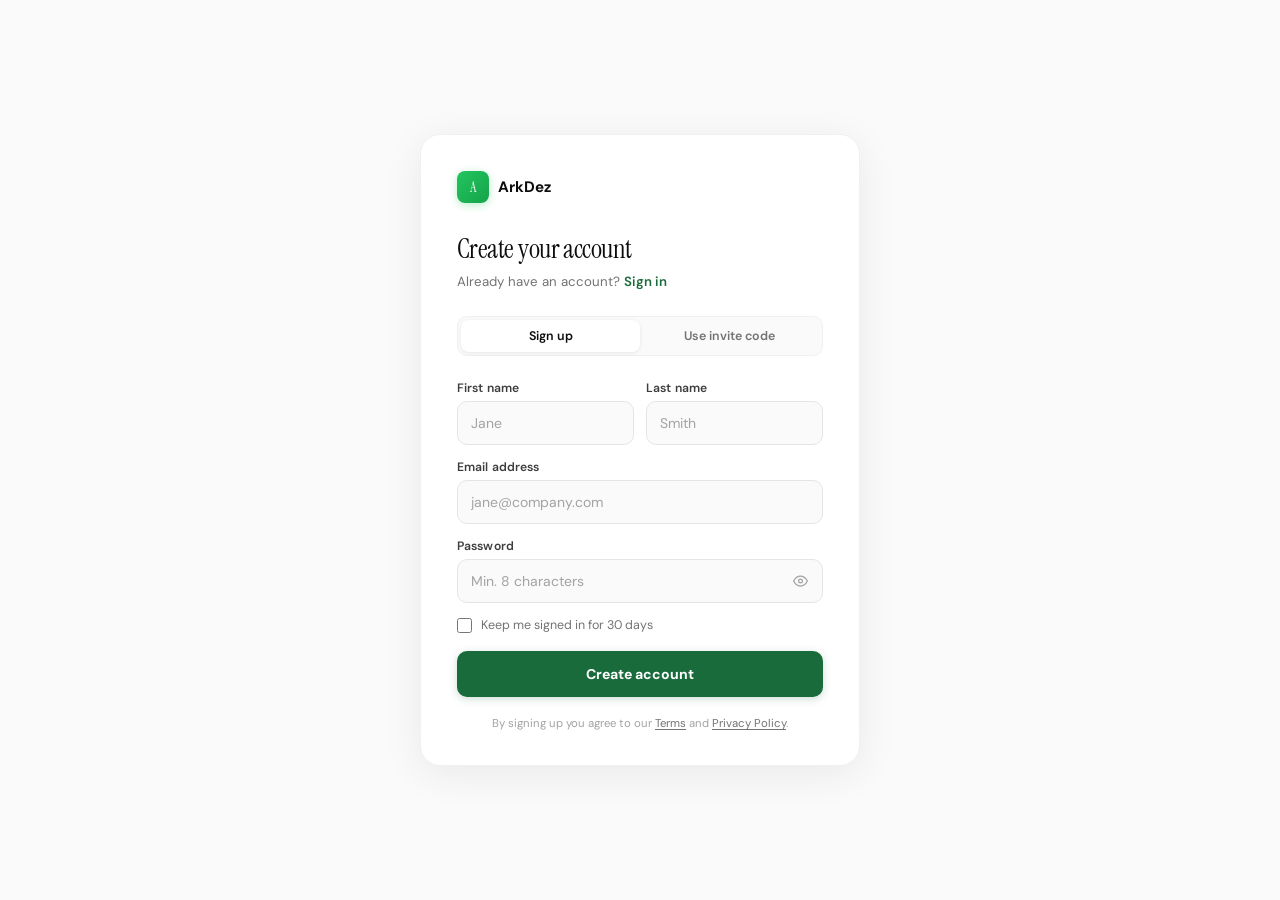
<file: client/signup.html>
<!DOCTYPE html>
<html lang="en">
<head>
<meta charset="UTF-8">
<meta name="viewport" content="width=device-width, initial-scale=1.0">
<title>Create your account — ArkDez</title>
<style>
@import url('https://fonts.googleapis.com/css2?family=Instrument+Serif:ital@0;1&family=DM+Sans:ital,opsz,wght@0,9..40,300;0,9..40,400;0,9..40,500;0,9..40,600;0,9..40,700;1,9..40,400&display=swap');
*,*::before,*::after{box-sizing:border-box;margin:0;padding:0;}
:root{
  --ink:#0d0d0d;--ink2:#3d3d3d;--ink3:#737373;--ink4:#a3a3a3;
  --line:#e5e5e5;--line2:#f0f0f0;--bg:#ffffff;--bg2:#fafafa;--bg3:#f5f5f5;
  --accent:#1a6b3c;--accent2:#22c55e;--accent-bg:#f0fdf4;--accent-ln:#bbf7d0;
  --red:#dc2626;--red-bg:#fef2f2;
  --serif:'Instrument Serif',Georgia,serif;--sans:'DM Sans',system-ui,sans-serif;
  --r:10px;--ease:cubic-bezier(.22,1,.36,1);
}
html{scroll-behavior:smooth;}
body{font-family:var(--sans);background:var(--bg2);color:var(--ink);min-height:100svh;display:flex;align-items:center;justify-content:center;-webkit-font-smoothing:antialiased;padding:24px;}

.auth-card{width:100%;max-width:440px;background:var(--bg);border:1.5px solid var(--line2);border-radius:20px;padding:36px 36px 32px;box-shadow:0 8px 40px rgba(0,0,0,.07);}

/* Brand */
.auth-brand{display:flex;align-items:center;gap:9px;margin-bottom:28px;text-decoration:none;}
.auth-brand-mark{width:32px;height:32px;border-radius:8px;background:linear-gradient(135deg,#22c55e,#16a34a);display:flex;align-items:center;justify-content:center;font-family:var(--serif);font-size:.9rem;color:#fff;box-shadow:0 2px 8px rgba(34,197,94,.3);}
.auth-brand-name{font-size:.95rem;font-weight:700;color:var(--ink);}

/* Invite banner */
.invite-banner{background:var(--accent-bg);border:1.5px solid var(--accent-ln);border-radius:12px;padding:14px 16px;margin-bottom:24px;display:none;}
.invite-banner.show{display:block;}
.invite-banner-title{font-size:.8rem;font-weight:700;color:var(--accent);margin-bottom:3px;}
.invite-banner-sub{font-size:.76rem;color:#4a7060;line-height:1.5;}

.auth-title{font-family:var(--serif);font-size:1.7rem;font-weight:400;color:var(--ink);letter-spacing:-.02em;margin-bottom:6px;}
.auth-sub{font-size:.83rem;color:var(--ink3);margin-bottom:24px;line-height:1.5;}
.auth-sub a{color:var(--accent);text-decoration:none;font-weight:600;}
.auth-sub a:hover{text-decoration:underline;}

/* Tabs */
.auth-tabs{display:flex;gap:0;border:1.5px solid var(--line2);border-radius:var(--r);padding:3px;margin-bottom:24px;background:var(--bg2);}
.auth-tab{flex:1;padding:8px;text-align:center;font-size:.78rem;font-weight:600;color:var(--ink3);cursor:pointer;border-radius:8px;transition:all .18s;}
.auth-tab.active{background:var(--bg);color:var(--ink);box-shadow:0 1px 4px rgba(0,0,0,.08);}

/* Code input panel */
.code-panel{display:none;}
.code-panel.show{display:block;}
.invite-code-wrap{position:relative;}
.invite-code-input{width:100%;height:52px;background:var(--bg2);border:2px solid var(--line);border-radius:var(--r);padding:0 14px;font-size:1.1rem;font-weight:700;color:var(--ink);font-family:var(--sans);outline:none;text-align:center;letter-spacing:.12em;text-transform:uppercase;transition:border-color .18s,box-shadow .18s;}
.invite-code-input:focus{border-color:var(--accent);box-shadow:0 0 0 3px rgba(34,197,94,.1);}
.invite-code-input.verified{border-color:var(--accent2);background:var(--accent-bg);}
.invite-code-input.error{border-color:var(--red);background:var(--red-bg);}
.code-verify-btn{margin-top:10px;width:100%;height:42px;background:var(--bg3);border:1.5px solid var(--line);border-radius:var(--r);font-size:.84rem;font-weight:600;color:var(--ink2);cursor:pointer;font-family:var(--sans);transition:all .18s;}
.code-verify-btn:hover{background:var(--accent-bg);border-color:var(--accent-ln);color:var(--accent);}

/* Form */
.auth-form{display:flex;flex-direction:column;gap:14px;}
.field-row{display:grid;grid-template-columns:1fr 1fr;gap:12px;}
.field{display:flex;flex-direction:column;gap:5px;}
.field-label{font-size:.76rem;font-weight:600;color:var(--ink2);letter-spacing:.01em;}
.field-label-row{display:flex;align-items:center;justify-content:space-between;}
.field-label-link{font-size:.73rem;color:var(--accent);text-decoration:none;font-weight:500;}
.field-label-link:hover{text-decoration:underline;}
.field-input{width:100%;height:44px;background:var(--bg2);border:1.5px solid var(--line);border-radius:var(--r);padding:0 13px;font-size:.875rem;color:var(--ink);font-family:var(--sans);outline:none;transition:border-color .18s,background .18s,box-shadow .18s;-webkit-appearance:none;}
.field-input::placeholder{color:var(--ink4);}
.field-input:focus{border-color:var(--accent);background:var(--bg);box-shadow:0 0 0 3px rgba(34,197,94,.1);}
.field-input.error{border-color:var(--red);background:var(--red-bg);}
.field-input.has-toggle{padding-right:40px;}
.field-input-wrap{position:relative;}
.toggle-pw{position:absolute;right:11px;top:50%;transform:translateY(-50%);background:none;border:none;cursor:pointer;color:var(--ink4);display:flex;align-items:center;padding:4px;transition:color .15s;}
.toggle-pw:hover{color:var(--ink2);}
.field-err{font-size:.7rem;color:var(--red);font-weight:500;display:none;margin-top:2px;}
.field-err.show{display:block;}

.pw-strength{margin-top:5px;}
.pw-bar{height:3px;border-radius:2px;background:var(--line2);overflow:hidden;margin-bottom:3px;}
.pw-fill{height:100%;border-radius:2px;transition:width .3s,background .3s;width:0;}
.pw-lbl{font-size:.67rem;color:var(--ink4);}

.btn-submit{width:100%;height:46px;background:var(--accent);color:#fff;border:none;border-radius:var(--r);font-size:.88rem;font-weight:700;font-family:var(--sans);cursor:pointer;transition:background .18s,transform .15s;display:flex;align-items:center;justify-content:center;gap:8px;box-shadow:0 2px 8px rgba(26,107,60,.22);margin-top:4px;}
.btn-submit:hover{background:#155c33;}
.btn-submit:active{transform:scale(.98);}
.btn-submit:disabled{opacity:.6;cursor:not-allowed;transform:none;}
.btn-submit .spinner{width:17px;height:17px;border-radius:50%;border:2px solid rgba(255,255,255,.3);border-top-color:#fff;animation:spin .7s linear infinite;display:none;}
.btn-submit.loading .btn-text{display:none;}
.btn-submit.loading .spinner{display:block;}
@keyframes spin{to{transform:rotate(360deg);}}

.auth-error-banner{background:var(--red-bg);border:1px solid #fecaca;border-radius:var(--r);padding:11px 13px;font-size:.8rem;color:var(--red);display:none;align-items:center;gap:8px;line-height:1.4;margin-bottom:4px;}
.auth-error-banner.show{display:flex;}

.auth-terms{font-size:.71rem;color:var(--ink4);text-align:center;line-height:1.55;margin-top:4px;}
.auth-terms a{color:var(--ink3);text-decoration:underline;text-underline-offset:2px;}

/* Toast */
.toast{position:fixed;bottom:20px;left:50%;transform:translateX(-50%) translateY(16px);background:var(--ink);color:#fff;padding:10px 18px;border-radius:9px;font-size:.8rem;font-weight:500;box-shadow:0 4px 20px rgba(0,0,0,.15);opacity:0;pointer-events:none;transition:opacity .25s,transform .25s;white-space:nowrap;z-index:999;}
.toast.show{opacity:1;transform:translateX(-50%) translateY(0);}
.toast.success{background:var(--accent);}
.toast.error{background:var(--red);}

@media(max-width:480px){.auth-card{padding:28px 22px 24px;border-radius:16px;}.field-row{grid-template-columns:1fr;}}
</style>
</head>
<body>
<div class="auth-card">
  <a href="/" class="auth-brand">
    <div class="auth-brand-mark">A</div>
    <span class="auth-brand-name">ArkDez</span>
  </a>

  <!-- Invite context banner -->
  <div class="invite-banner" id="invite-banner">
    <div class="invite-banner-title" id="invite-banner-title">You've been invited</div>
    <div class="invite-banner-sub" id="invite-banner-sub">Create your account to get started.</div>
  </div>

  <h1 class="auth-title" id="page-title">Create your account</h1>
  <p class="auth-sub">Already have an account? <a href="login.html">Sign in</a></p>

  <!-- Tabs: invite link already resolved vs enter code -->
  <div class="auth-tabs" id="auth-tabs">
    <div class="auth-tab active" id="tab-signup" onclick="setTab('signup')">Sign up</div>
    <div class="auth-tab" id="tab-code" onclick="setTab('code')">Use invite code</div>
  </div>

  <!-- Invite code panel -->
  <div class="code-panel" id="code-panel">
    <div class="field" style="margin-bottom:16px;">
      <label class="field-label">Enter your invite code</label>
      <input class="invite-code-input" type="text" id="invite-code-input" placeholder="ABC-123" maxlength="7" oninput="formatCode(this)">
      <button class="code-verify-btn" id="verify-code-btn" onclick="verifyCode()">Verify code</button>
    </div>
  </div>

  <div class="auth-error-banner" id="auth-error">
    <svg width="14" height="14" viewBox="0 0 24 24" fill="none" stroke="currentColor" stroke-width="2" stroke-linecap="round" style="flex-shrink:0"><circle cx="12" cy="12" r="10"/><line x1="12" y1="8" x2="12" y2="12"/><line x1="12" y1="16" x2="12.01" y2="16"/></svg>
    <span id="auth-error-text">Something went wrong.</span>
  </div>

  <form class="auth-form" id="signup-form" novalidate>
    <input type="hidden" id="resolved-invite-token">
    <input type="hidden" id="resolved-invite-code">

    <div class="field-row">
      <div class="field">
        <label class="field-label" for="first-name">First name</label>
        <input class="field-input" type="text" id="first-name" placeholder="Jane" autocomplete="given-name" required>
        <span class="field-err" id="err-first-name">Required</span>
      </div>
      <div class="field">
        <label class="field-label" for="last-name">Last name</label>
        <input class="field-input" type="text" id="last-name" placeholder="Smith" autocomplete="family-name" required>
        <span class="field-err" id="err-last-name">Required</span>
      </div>
    </div>

    <div class="field">
      <label class="field-label" for="email">Email address</label>
      <input class="field-input" type="email" id="email" placeholder="jane@company.com" autocomplete="email" required>
      <span class="field-err" id="err-email">Enter a valid email</span>
    </div>

    <div class="field">
      <label class="field-label" for="password">Password</label>
      <div class="field-input-wrap">
        <input class="field-input has-toggle" type="password" id="password" placeholder="Min. 8 characters" autocomplete="new-password" required>
        <button type="button" class="toggle-pw" id="toggle-pw">
          <svg id="eye-icon" width="15" height="15" viewBox="0 0 24 24" fill="none" stroke="currentColor" stroke-width="2" stroke-linecap="round"><path d="M1 12s4-8 11-8 11 8 11 8-4 8-11 8-11-8-11-8z"/><circle cx="12" cy="12" r="3"/></svg>
        </button>
      </div>
      <div class="pw-strength" id="pw-strength" style="display:none">
        <div class="pw-bar"><div class="pw-fill" id="pw-fill"></div></div>
        <span class="pw-lbl" id="pw-lbl">Too short</span>
      </div>
      <span class="field-err" id="err-password">Min. 8 characters</span>
    </div>

    <label style="display:flex;align-items:center;gap:9px;cursor:pointer;user-select:none;">
      <input type="checkbox" id="remember" style="width:15px;height:15px;border-radius:4px;accent-color:var(--accent);">
      <span style="font-size:.78rem;color:var(--ink3);">Keep me signed in for 30 days</span>
    </label>

    <button type="submit" class="btn-submit" id="submit-btn">
      <span class="btn-text">Create account</span>
      <div class="spinner"></div>
    </button>
    <p class="auth-terms">By signing up you agree to our <a href="#">Terms</a> and <a href="#">Privacy Policy</a>.</p>
  </form>
</div>
<div class="toast" id="toast"></div>

<script>
const SCRIPT_URL = ""; // Set by ark.js — leave empty, handled below
const API_KEY    = "d29bb7407783daa176e5f6cf8dfc6677940df38fda145b06";

async function api(payload) {
  const body = new Blob([JSON.stringify({ ...payload, apiKey: API_KEY })], { type: "text/plain" });
  const res  = await fetch("https://script.google.com/macros/s/AKfycbzsjcZmIhwJF5DslXrFTPZJENckjKB_3re9qK73dewpLCCUNBcEi4-_iHBr6UvhVCSQpA/exec", { method: "POST", body });
  return res.json();
}

function showToast(msg, type) {
  const t = document.getElementById("toast");
  t.textContent = msg; t.className = "toast " + (type||"") + " show";
  setTimeout(() => t.className = "toast " + (type||""), 3200);
}
function showErr(id, msg) {
  const e = document.getElementById("err-" + id);
  if (msg) e.textContent = msg;
  e.classList.add("show");
  document.getElementById(id)?.classList.add("error");
}
function clearErr(id) {
  document.getElementById("err-" + id)?.classList.remove("show");
  document.getElementById(id)?.classList.remove("error");
}
function showAuthErr(msg) {
  document.getElementById("auth-error-text").textContent = msg;
  document.getElementById("auth-error").classList.add("show");
}
function hideAuthErr() { document.getElementById("auth-error").classList.remove("show"); }
function validEmail(e) { return /^[^\s@]+@[^\s@]+\.[^\s@]{2,}$/.test(e); }

// ── Password toggle ──
const pwInput = document.getElementById("password");
const eyeIcon = document.getElementById("eye-icon");
let pwVisible = false;
document.getElementById("toggle-pw").addEventListener("click", () => {
  pwVisible = !pwVisible;
  pwInput.type = pwVisible ? "text" : "password";
  eyeIcon.innerHTML = pwVisible
    ? '<path d="M17.94 17.94A10.07 10.07 0 0112 20c-7 0-11-8-11-8a18.45 18.45 0 015.06-5.94M9.9 4.24A9.12 9.12 0 0112 4c7 0 11 8 11 8a18.5 18.5 0 01-2.16 3.19m-6.72-1.07a3 3 0 11-4.24-4.24"/><line x1="1" y1="1" x2="23" y2="23"/>'
    : '<path d="M1 12s4-8 11-8 11 8 11 8-4 8-11 8-11-8-11-8z"/><circle cx="12" cy="12" r="3"/>';
});

// ── Password strength ──
pwInput.addEventListener("input", () => {
  const v = pwInput.value;
  const el = document.getElementById("pw-strength");
  if (!v.length) { el.style.display = "none"; return; }
  el.style.display = "";
  let score = v.length;
  if (/[A-Z]/.test(v)) score += 2;
  if (/[0-9]/.test(v)) score += 2;
  if (/[^A-Za-z0-9]/.test(v)) score += 3;
  const levels = [{max:6,w:"20%",bg:"#ef4444",l:"Too short"},{max:9,w:"50%",bg:"#f59e0b",l:"Weak"},{max:12,w:"75%",bg:"#3b82f6",l:"Good"},{max:99,w:"100%",bg:"#22c55e",l:"Strong"}];
  const lvl = levels.find(l => score <= l.max) || levels[3];
  document.getElementById("pw-fill").style.cssText = `width:${lvl.w};background:${lvl.bg}`;
  const lbl = document.getElementById("pw-lbl");
  lbl.textContent = lvl.l; lbl.style.color = lvl.bg;
});

["first-name","last-name","email","password"].forEach(id => {
  document.getElementById(id)?.addEventListener("input", () => { clearErr(id); hideAuthErr(); });
});

// ── Tabs ──
let activeTab = "signup";
function setTab(tab) {
  activeTab = tab;
  document.getElementById("tab-signup").classList.toggle("active", tab === "signup");
  document.getElementById("tab-code").classList.toggle("active", tab === "code");
  document.getElementById("code-panel").classList.toggle("show", tab === "code");
}

// ── Invite code formatting ──
function formatCode(el) {
  let v = el.value.replace(/[^A-Za-z0-9]/g, "").toUpperCase().slice(0, 6);
  if (v.length > 3) v = v.slice(0, 3) + "-" + v.slice(3);
  el.value = v;
  el.classList.remove("verified", "error");
}

// ── Verify code ──
async function verifyCode() {
  const code = document.getElementById("invite-code-input").value.trim();
  if (code.length < 7) { showToast("Enter a complete 6-character code", "error"); return; }
  const btn = document.getElementById("verify-code-btn");
  btn.textContent = "Verifying…"; btn.disabled = true;
  try {
    const res = await api({ action: "validate_invite", inviteCode: code });
    if (res.success) {
      document.getElementById("invite-code-input").classList.add("verified");
      document.getElementById("resolved-invite-code").value = code;
      showInviteBanner(res);
      // Switch to form
      setTab("signup");
      document.getElementById("auth-tabs").style.display = "none";
      if (res.clientEmail) document.getElementById("email").value = res.clientEmail;
      showToast("Code verified! Fill in your details below.", "success");
    } else {
      document.getElementById("invite-code-input").classList.add("error");
      showToast(res.error || "Invalid code", "error");
    }
  } catch(e) {
    showToast("Connection error. Try again.", "error");
  } finally {
    btn.textContent = "Verify code"; btn.disabled = false;
  }
}

// ── Show invite context banner ──
function showInviteBanner(data) {
  const banner = document.getElementById("invite-banner");
  const title  = document.getElementById("invite-banner-title");
  const sub    = document.getElementById("invite-banner-sub");
  title.textContent = "Invited by " + (data.freelancerName || "a freelancer");
  sub.textContent   = "You're joining " + (data.workspaceName || "their workspace") + ". Create your account to get started.";
  banner.classList.add("show");
  document.getElementById("page-title").textContent = "Create your account";
}

// ── Check for invite token in URL ──
(async function checkInviteURL() {
  const params = new URLSearchParams(window.location.search);
  const token  = params.get("invite");
  if (!token) return;

  try {
    const res = await api({ action: "validate_invite", inviteToken: token });
    if (res.success) {
      document.getElementById("resolved-invite-token").value = token;
      document.getElementById("auth-tabs").style.display = "none";
      showInviteBanner(res);
      if (res.clientEmail) document.getElementById("email").value = res.clientEmail;
      if (res.clientName) {
        const parts = res.clientName.split(" ");
        document.getElementById("first-name").value = parts[0] || "";
        document.getElementById("last-name").value  = parts.slice(1).join(" ") || "";
      }
    } else {
      showAuthErr(res.error || "This invite link is invalid or expired.");
    }
  } catch(e) { /* network issue — let user proceed normally */ }
})();

// ── Submit ──
document.getElementById("signup-form").addEventListener("submit", async e => {
  e.preventDefault();
  hideAuthErr();
  let ok = true;
  const fn  = document.getElementById("first-name").value.trim();
  const ln  = document.getElementById("last-name").value.trim();
  const em  = document.getElementById("email").value.trim();
  const pw  = document.getElementById("password").value;
  const rem = document.getElementById("remember").checked;
  const invToken = document.getElementById("resolved-invite-token").value;
  const invCode  = document.getElementById("resolved-invite-code").value;

  if (!fn) { showErr("first-name", "Required"); ok = false; }
  if (!ln) { showErr("last-name",  "Required"); ok = false; }
  if (!validEmail(em)) { showErr("email", "Enter a valid email"); ok = false; }
  if (pw.length < 8)   { showErr("password", "Min. 8 characters"); ok = false; }
  if (!ok) return;

  const btn = document.getElementById("submit-btn");
  btn.classList.add("loading"); btn.disabled = true;

  try {
    const res = await api({
      action: "client_signup",
      firstName: fn, lastName: ln, email: em, password: pw, remember: rem,
      inviteToken: invToken, inviteCode: invCode
    });
    if (res.success) {
      localStorage.setItem("ark_client_token", res.token);
      localStorage.setItem("ark_client", JSON.stringify(res.account));
      showToast(res.message || "Account created! Loading your workspace…", "success");
      setTimeout(() => { window.location.href = "dashboard.html"; }, 1200);
    } else {
      showAuthErr(res.error || "Something went wrong.");
    }
  } catch(err) {
    showToast("Connection error. Try again.", "error");
  } finally {
    btn.classList.remove("loading"); btn.disabled = false;
  }
});
</script>
</body>
</html>
</file>
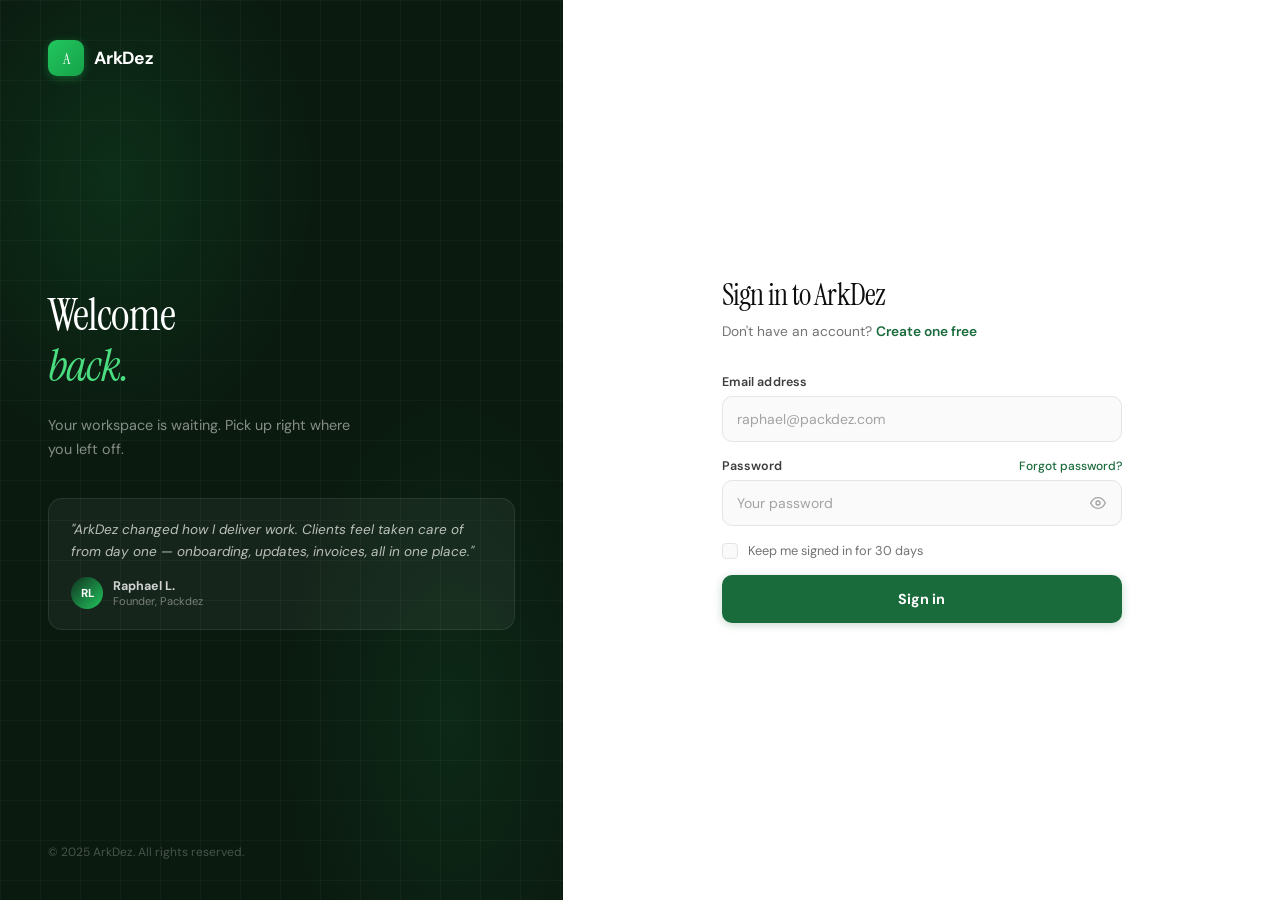
<file: freelancer/login.html>
<!DOCTYPE html>
<html lang="en">
<head>
<meta charset="UTF-8">
<meta name="viewport" content="width=device-width, initial-scale=1.0">
<title>Sign in — ArkDez</title>
<style>
@import url('https://fonts.googleapis.com/css2?family=Instrument+Serif:ital@0;1&family=DM+Sans:ital,opsz,wght@0,9..40,300;0,9..40,400;0,9..40,500;0,9..40,600;0,9..40,700;1,9..40,400&display=swap');
*,*::before,*::after{box-sizing:border-box;margin:0;padding:0;}
:root{
  --ink:#0d0d0d;--ink2:#3d3d3d;--ink3:#737373;--ink4:#a3a3a3;
  --line:#e5e5e5;--line2:#f0f0f0;--bg:#ffffff;--bg2:#fafafa;--bg3:#f5f5f5;
  --accent:#1a6b3c;--accent2:#22c55e;--accent-bg:#f0fdf4;--accent-ln:#bbf7d0;
  --red:#dc2626;--red-bg:#fef2f2;
  --serif:'Instrument Serif',Georgia,serif;--sans:'DM Sans',system-ui,sans-serif;
  --r:10px;--ease:cubic-bezier(.22,1,.36,1);
}
html{scroll-behavior:smooth;}
body{font-family:var(--sans);background:var(--bg);color:var(--ink);min-height:100svh;display:flex;-webkit-font-smoothing:antialiased;}
.auth-split{display:flex;width:100%;min-height:100svh;}
.auth-left{width:44%;min-height:100svh;background:#0a1a0f;display:flex;flex-direction:column;justify-content:space-between;padding:40px 48px;position:relative;overflow:hidden;flex-shrink:0;}
.auth-left-bg{position:absolute;inset:0;background:radial-gradient(ellipse 60% 50% at 20% 20%,rgba(34,197,94,.12) 0%,transparent 60%),radial-gradient(ellipse 50% 60% at 80% 80%,rgba(26,107,60,.18) 0%,transparent 60%);pointer-events:none;}
.auth-left-grid{position:absolute;inset:0;background-image:linear-gradient(rgba(255,255,255,.03) 1px,transparent 1px),linear-gradient(90deg,rgba(255,255,255,.03) 1px,transparent 1px);background-size:40px 40px;pointer-events:none;}
.auth-brand{position:relative;z-index:1;display:flex;align-items:center;gap:10px;text-decoration:none;}
.auth-brand-mark{width:36px;height:36px;border-radius:9px;background:linear-gradient(135deg,#22c55e,#16a34a);display:flex;align-items:center;justify-content:center;font-family:var(--serif);font-size:1rem;color:#fff;box-shadow:0 2px 8px rgba(34,197,94,.35);}
.auth-brand-name{font-size:1.1rem;font-weight:700;color:#fff;letter-spacing:-.01em;}
.auth-left-content{position:relative;z-index:1;flex:1;display:flex;flex-direction:column;justify-content:center;padding:40px 0;}
.auth-left-heading{font-family:var(--serif);font-size:clamp(2rem,3.5vw,2.8rem);font-weight:400;color:#fff;line-height:1.15;margin-bottom:20px;letter-spacing:-.02em;}
.auth-left-heading em{font-style:italic;color:#4ade80;}
.auth-left-sub{font-size:.9rem;color:rgba(255,255,255,.5);line-height:1.7;max-width:320px;margin-bottom:36px;}
.auth-testimonial{background:rgba(255,255,255,.05);border:1px solid rgba(255,255,255,.08);border-radius:14px;padding:20px 22px;}
.auth-testimonial-text{font-size:.85rem;color:rgba(255,255,255,.7);line-height:1.65;font-style:italic;margin-bottom:14px;}
.auth-testimonial-author{display:flex;align-items:center;gap:10px;}
.auth-testimonial-av{width:32px;height:32px;border-radius:50%;background:linear-gradient(135deg,#103320,#22c55e);display:flex;align-items:center;justify-content:center;font-size:.72rem;font-weight:700;color:#fff;}
.auth-testimonial-name{font-size:.78rem;font-weight:700;color:rgba(255,255,255,.8);}
.auth-testimonial-role{font-size:.7rem;color:rgba(255,255,255,.4);}
.auth-left-footer{position:relative;z-index:1;font-size:.75rem;color:rgba(255,255,255,.25);}
.auth-right{flex:1;display:flex;flex-direction:column;align-items:center;justify-content:center;padding:40px 32px;overflow-y:auto;}
.auth-form-wrap{width:100%;max-width:400px;}
.auth-form-header{margin-bottom:32px;}
.auth-form-title{font-family:var(--serif);font-size:1.9rem;font-weight:400;color:var(--ink);letter-spacing:-.025em;line-height:1.2;margin-bottom:8px;}
.auth-form-sub{font-size:.86rem;color:var(--ink3);line-height:1.55;}
.auth-form-sub a{color:var(--accent);text-decoration:none;font-weight:600;}
.auth-form-sub a:hover{text-decoration:underline;}
.auth-form{display:flex;flex-direction:column;gap:16px;}
.field{display:flex;flex-direction:column;gap:6px;}
.field-label-row{display:flex;align-items:center;justify-content:space-between;}
.field-label{font-size:.78rem;font-weight:600;color:var(--ink2);letter-spacing:.01em;}
.field-label-link{font-size:.75rem;color:var(--accent);text-decoration:none;font-weight:500;}
.field-label-link:hover{text-decoration:underline;}
.field-input-wrap{position:relative;}
.field-input{width:100%;height:46px;background:var(--bg2);border:1.5px solid var(--line);border-radius:var(--r);padding:0 14px;font-size:.875rem;color:var(--ink);font-family:var(--sans);outline:none;transition:border-color .18s,background .18s,box-shadow .18s;-webkit-appearance:none;}
.field-input::placeholder{color:var(--ink4);}
.field-input:focus{border-color:var(--accent);background:var(--bg);box-shadow:0 0 0 3px rgba(34,197,94,.1);}
.field-input.error{border-color:var(--red);background:var(--red-bg);}
.field-input.has-toggle{padding-right:40px;}
.toggle-pw{position:absolute;right:12px;top:50%;transform:translateY(-50%);background:none;border:none;cursor:pointer;color:var(--ink4);display:flex;align-items:center;padding:4px;transition:color .15s;}
.toggle-pw:hover{color:var(--ink2);}
.field-err{font-size:.72rem;color:var(--red);font-weight:500;display:none;margin-top:2px;}
.field-err.show{display:block;}
.auth-error-banner{background:var(--red-bg);border:1px solid #fecaca;border-radius:var(--r);padding:12px 14px;font-size:.82rem;color:var(--red);display:none;align-items:center;gap:8px;line-height:1.4;}
.auth-error-banner.show{display:flex;}
.auth-remember{display:flex;align-items:center;gap:10px;cursor:pointer;user-select:none;}
.auth-remember input[type="checkbox"]{width:16px;height:16px;border-radius:4px;border:1.5px solid var(--line);appearance:none;cursor:pointer;background:var(--bg2);transition:background .15s,border-color .15s;flex-shrink:0;}
.auth-remember input[type="checkbox"]:checked{background:var(--accent);border-color:var(--accent);}
.auth-remember input[type="checkbox"]:checked::after{content:'';display:block;width:8px;height:5px;border-left:2px solid #fff;border-bottom:2px solid #fff;transform:rotate(-45deg) translateY(-1px);margin:auto;}
.auth-remember span{font-size:.8rem;color:var(--ink3);}
.btn-submit{width:100%;height:48px;background:var(--accent);color:#fff;border:none;border-radius:var(--r);font-size:.9rem;font-weight:700;font-family:var(--sans);cursor:pointer;transition:background .18s,transform .15s;display:flex;align-items:center;justify-content:center;gap:8px;box-shadow:0 2px 8px rgba(26,107,60,.25);}
.btn-submit:hover{background:#155c33;}
.btn-submit:active{transform:scale(.98);}
.btn-submit:disabled{opacity:.6;cursor:not-allowed;transform:none;}
.btn-submit .spinner{width:18px;height:18px;border-radius:50%;border:2px solid rgba(255,255,255,.3);border-top-color:#fff;animation:spin .7s linear infinite;display:none;}
.btn-submit.loading .btn-text{display:none;}
.btn-submit.loading .spinner{display:block;}
@keyframes spin{to{transform:rotate(360deg);}}
.toast{position:fixed;bottom:24px;left:50%;transform:translateX(-50%) translateY(20px);background:var(--ink);color:#fff;padding:12px 20px;border-radius:10px;font-size:.82rem;font-weight:500;box-shadow:0 4px 20px rgba(0,0,0,.15);opacity:0;pointer-events:none;transition:opacity .25s,transform .25s;white-space:nowrap;z-index:999;}
.toast.show{opacity:1;transform:translateX(-50%) translateY(0);}
.toast.success{background:var(--accent);}
.toast.error{background:var(--red);}
.mobile-brand{display:none;align-items:center;gap:8px;margin-bottom:32px;text-decoration:none;}
.mobile-brand-mark{width:32px;height:32px;border-radius:8px;background:linear-gradient(135deg,#22c55e,#16a34a);display:flex;align-items:center;justify-content:center;font-family:var(--serif);font-size:.9rem;color:#fff;}
.mobile-brand-name{font-size:1rem;font-weight:700;color:var(--ink);}
@media(max-width:860px){.auth-split{flex-direction:column;}.auth-left{display:none;}.auth-right{justify-content:flex-start;padding:32px 24px 48px;min-height:100svh;}.mobile-brand{display:flex;}}
@media(max-width:480px){.auth-right{padding:24px 20px 40px;}.auth-form-title{font-size:1.65rem;}}
</style>
</head>
<body>
<div class="auth-split">
  <div class="auth-left">
    <div class="auth-left-bg"></div>
    <div class="auth-left-grid"></div>
    <a href="/" class="auth-brand">
      <div class="auth-brand-mark">A</div>
      <span class="auth-brand-name">ArkDez</span>
    </a>
    <div class="auth-left-content">
      <h1 class="auth-left-heading">Welcome<br><em>back.</em></h1>
      <p class="auth-left-sub">Your workspace is waiting. Pick up right where you left off.</p>
      <div class="auth-testimonial">
        <p class="auth-testimonial-text">"ArkDez changed how I deliver work. Clients feel taken care of from day one — onboarding, updates, invoices, all in one place."</p>
        <div class="auth-testimonial-author">
          <div class="auth-testimonial-av">RL</div>
          <div>
            <div class="auth-testimonial-name">Raphael L.</div>
            <div class="auth-testimonial-role">Founder, Packdez</div>
          </div>
        </div>
      </div>
    </div>
    <div class="auth-left-footer">© 2025 ArkDez. All rights reserved.</div>
  </div>

  <div class="auth-right">
    <div class="auth-form-wrap">
      <a href="/" class="mobile-brand">
        <div class="mobile-brand-mark">A</div>
        <span class="mobile-brand-name">ArkDez</span>
      </a>
      <div class="auth-form-header">
        <h2 class="auth-form-title">Sign in to ArkDez</h2>
        <p class="auth-form-sub">Don't have an account? <a href="signup.html">Create one free</a></p>
      </div>
      <form class="auth-form" id="login-form" novalidate>
        <div class="auth-error-banner" id="auth-error">
          <svg width="15" height="15" viewBox="0 0 24 24" fill="none" stroke="currentColor" stroke-width="2" stroke-linecap="round" style="flex-shrink:0"><circle cx="12" cy="12" r="10"/><line x1="12" y1="8" x2="12" y2="12"/><line x1="12" y1="16" x2="12.01" y2="16"/></svg>
          <span id="auth-error-text">Invalid email or password.</span>
        </div>
        <div class="field">
          <label class="field-label" for="email">Email address</label>
          <input class="field-input" type="email" id="email" placeholder="raphael@packdez.com" autocomplete="email" required>
          <span class="field-err" id="err-email">Enter a valid email address</span>
        </div>
        <div class="field">
          <div class="field-label-row">
            <label class="field-label" for="password">Password</label>
            <a href="#" class="field-label-link">Forgot password?</a>
          </div>
          <div class="field-input-wrap">
            <input class="field-input has-toggle" type="password" id="password" placeholder="Your password" autocomplete="current-password" required>
            <button type="button" class="toggle-pw" id="toggle-pw">
              <svg id="eye-icon" width="16" height="16" viewBox="0 0 24 24" fill="none" stroke="currentColor" stroke-width="2" stroke-linecap="round"><path d="M1 12s4-8 11-8 11 8 11 8-4 8-11 8-11-8-11-8z"/><circle cx="12" cy="12" r="3"/></svg>
            </button>
          </div>
          <span class="field-err" id="err-password">Please enter your password</span>
        </div>
        <label class="auth-remember">
          <input type="checkbox" id="remember">
          <span>Keep me signed in for 30 days</span>
        </label>
        <button type="submit" class="btn-submit" id="submit-btn">
          <span class="btn-text">Sign in</span>
          <div class="spinner"></div>
        </button>
      </form>
    </div>
  </div>
</div>
<div class="toast" id="toast"></div>
<script src="../assets/ark.js"></script>
<script>
const APPS_SCRIPT_URL = "";

const pwInput = document.getElementById("password");
const eyeIcon = document.getElementById("eye-icon");
let pwVisible = false;
document.getElementById("toggle-pw").addEventListener("click", () => {
  pwVisible = !pwVisible;
  pwInput.type = pwVisible ? "text" : "password";
  eyeIcon.innerHTML = pwVisible
    ? '<path d="M17.94 17.94A10.07 10.07 0 0112 20c-7 0-11-8-11-8a18.45 18.45 0 015.06-5.94M9.9 4.24A9.12 9.12 0 0112 4c7 0 11 8 11 8a18.5 18.5 0 01-2.16 3.19m-6.72-1.07a3 3 0 11-4.24-4.24"/><line x1="1" y1="1" x2="23" y2="23"/>'
    : '<path d="M1 12s4-8 11-8 11 8 11 8-4 8-11 8-11-8-11-8z"/><circle cx="12" cy="12" r="3"/>';
});

function showErr(id,msg){document.getElementById("err-"+id).textContent=msg||document.getElementById("err-"+id).textContent;document.getElementById("err-"+id).classList.add("show");document.getElementById(id).classList.add("error");}
function clearErr(id){document.getElementById("err-"+id)?.classList.remove("show");document.getElementById(id)?.classList.remove("error");}
function validEmail(e){return /^[^\s@]+@[^\s@]+\.[^\s@]{2,}$/.test(e);}
function showAuthErr(msg){document.getElementById("auth-error-text").textContent=msg;document.getElementById("auth-error").classList.add("show");}
function hideAuthErr(){document.getElementById("auth-error").classList.remove("show");}
function showToast(msg,type){const t=document.getElementById("toast");t.textContent=msg;t.className="toast "+(type||"")+" show";setTimeout(()=>t.className="toast "+(type||""),3000);}

["email","password"].forEach(id=>{document.getElementById(id).addEventListener("input",()=>{clearErr(id);hideAuthErr();});});

// Auto-fill returning user
try{const u=JSON.parse(localStorage.getItem("ark_user")||"{}");if(u.email)document.getElementById("email").value=u.email;}catch(e){}

document.getElementById("login-form").addEventListener("submit", async e => {
  e.preventDefault();
  hideAuthErr();
  let ok = true;
  const email    = document.getElementById("email").value.trim();
  const password = document.getElementById("password").value;
  const remember = document.getElementById("remember").checked;

  if (!validEmail(email)) { showErr("email","Enter a valid email"); ok = false; }
  if (!password)           { showErr("password","Please enter your password"); ok = false; }
  if (!ok) return;

  const btn = document.getElementById("submit-btn");
  btn.classList.add("loading"); btn.disabled = true;

  try {
    const res = await ARK.api({ action:"login", email, password, remember });
    if (res.success) {
      const store = remember ? localStorage : sessionStorage;
      store.setItem("ark_token", res.token);
      store.setItem("ark_user", JSON.stringify(res.user));
      showToast("Welcome back!", "success");
      setTimeout(() => { window.location.href = "dashboard.html"; }, 1000);
    } else {
      showAuthErr(res.error || "Invalid email or password.");
    }
  } catch(err) {
    showToast("Connection error. Try again.", "error");
  } finally {
    btn.classList.remove("loading"); btn.disabled = false;
  }
});
</script>
</body>
</html>
</file>
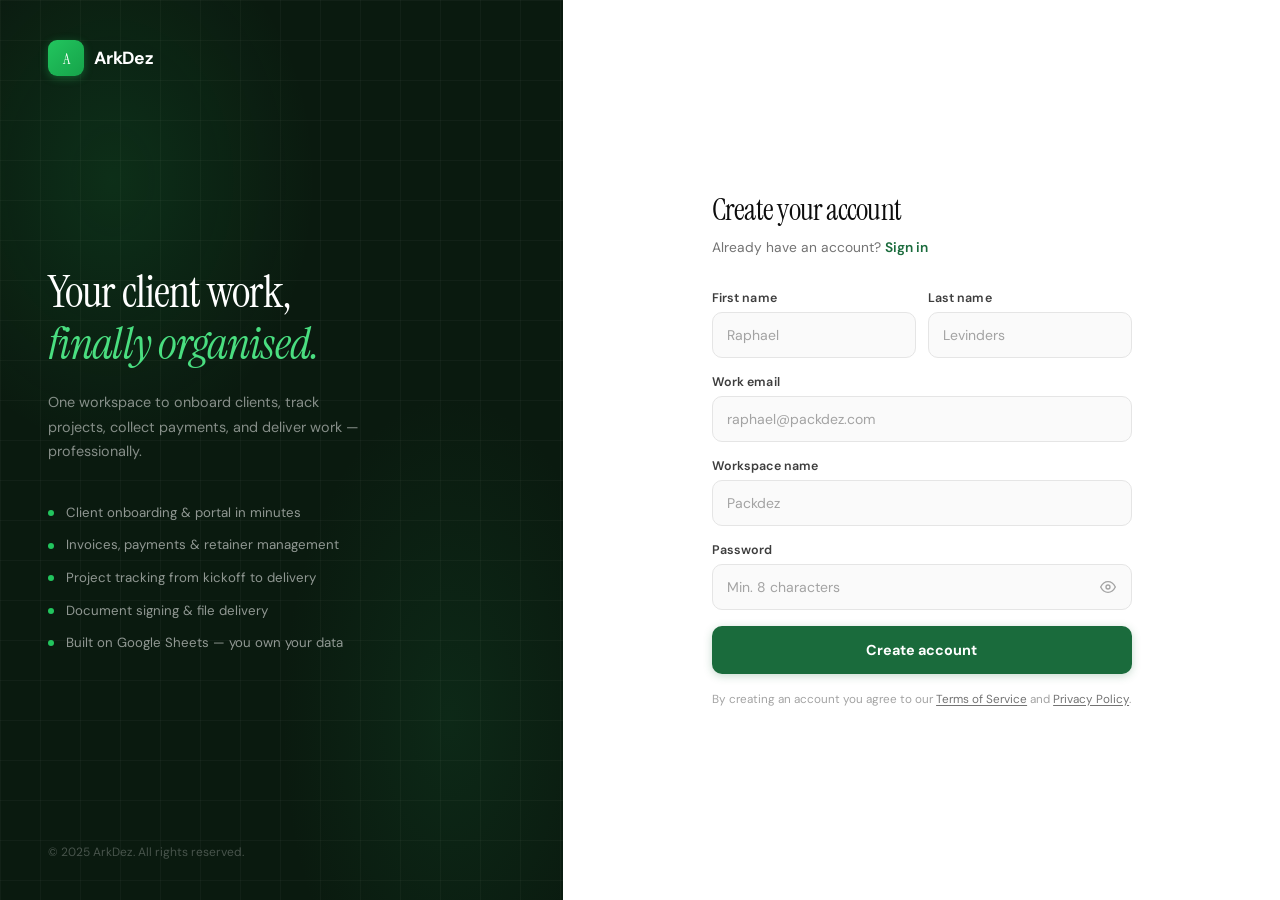
<file: freelancer/signup.html>
<!DOCTYPE html>
<html lang="en">
<head>
<meta charset="UTF-8">
<meta name="viewport" content="width=device-width, initial-scale=1.0">
<title>Create your account — ArkDez</title>
<link rel="preconnect" href="https://fonts.googleapis.com">
<link rel="preconnect" href="https://fonts.gstatic.com" crossorigin>
<style>
/* Auth-specific styles only — shared tokens come from ark.css */
@import url('https://fonts.googleapis.com/css2?family=Instrument+Serif:ital@0;1&family=DM+Sans:ital,opsz,wght@0,9..40,300;0,9..40,400;0,9..40,500;0,9..40,600;0,9..40,700;1,9..40,400&display=swap');

*, *::before, *::after { box-sizing: border-box; margin: 0; padding: 0; }
:root {
  --ink:#0d0d0d; --ink2:#3d3d3d; --ink3:#737373; --ink4:#a3a3a3;
  --line:#e5e5e5; --line2:#f0f0f0; --bg:#ffffff; --bg2:#fafafa; --bg3:#f5f5f5;
  --accent:#1a6b3c; --accent2:#22c55e; --accent-bg:#f0fdf4; --accent-ln:#bbf7d0;
  --red:#dc2626; --red-bg:#fef2f2;
  --serif:'Instrument Serif',Georgia,serif; --sans:'DM Sans',system-ui,sans-serif;
  --r:10px; --r-lg:14px; --ease:cubic-bezier(.22,1,.36,1);
}
html { scroll-behavior:smooth; }
body { font-family:var(--sans); background:var(--bg); color:var(--ink); min-height:100svh; display:flex; -webkit-font-smoothing:antialiased; }

.auth-split { display:flex; width:100%; min-height:100svh; }

/* Left panel */
.auth-left {
  width:44%; min-height:100svh; background:#0a1a0f;
  display:flex; flex-direction:column; justify-content:space-between;
  padding:40px 48px; position:relative; overflow:hidden; flex-shrink:0;
}
.auth-left-bg {
  position:absolute; inset:0;
  background: radial-gradient(ellipse 60% 50% at 20% 20%,rgba(34,197,94,.12) 0%,transparent 60%),
              radial-gradient(ellipse 50% 60% at 80% 80%,rgba(26,107,60,.18) 0%,transparent 60%);
  pointer-events:none;
}
.auth-left-grid {
  position:absolute; inset:0;
  background-image: linear-gradient(rgba(255,255,255,.03) 1px,transparent 1px),
                    linear-gradient(90deg,rgba(255,255,255,.03) 1px,transparent 1px);
  background-size:40px 40px; pointer-events:none;
}
.auth-brand { position:relative; z-index:1; display:flex; align-items:center; gap:10px; text-decoration:none; }
.auth-brand-mark {
  width:36px; height:36px; border-radius:9px;
  background:linear-gradient(135deg,#22c55e,#16a34a);
  display:flex; align-items:center; justify-content:center;
  font-family:var(--serif); font-size:1rem; color:#fff;
  box-shadow:0 2px 8px rgba(34,197,94,.35);
}
.auth-brand-name { font-size:1.1rem; font-weight:700; color:#fff; letter-spacing:-.01em; }
.auth-left-content {
  position:relative; z-index:1; flex:1;
  display:flex; flex-direction:column; justify-content:center; padding:40px 0;
}
.auth-left-heading { font-family:var(--serif); font-size:clamp(2rem,3.5vw,2.8rem); font-weight:400; color:#fff; line-height:1.15; margin-bottom:20px; letter-spacing:-.02em; }
.auth-left-heading em { font-style:italic; color:#4ade80; }
.auth-left-sub { font-size:.9rem; color:rgba(255,255,255,.5); line-height:1.7; max-width:320px; margin-bottom:40px; }
.auth-feature-list { display:flex; flex-direction:column; gap:14px; }
.auth-feature { display:flex; align-items:center; gap:12px; }
.auth-feature-dot { width:6px; height:6px; border-radius:50%; background:#22c55e; flex-shrink:0; }
.auth-feature span { font-size:.83rem; color:rgba(255,255,255,.55); line-height:1.4; }
.auth-left-footer { position:relative; z-index:1; font-size:.75rem; color:rgba(255,255,255,.25); }

/* Right panel */
.auth-right { flex:1; display:flex; flex-direction:column; align-items:center; justify-content:center; padding:40px 32px; overflow-y:auto; }
.auth-form-wrap { width:100%; max-width:420px; }
.auth-form-header { margin-bottom:32px; }
.auth-form-title { font-family:var(--serif); font-size:1.9rem; font-weight:400; color:var(--ink); letter-spacing:-.025em; line-height:1.2; margin-bottom:8px; }
.auth-form-sub { font-size:.86rem; color:var(--ink3); line-height:1.55; }
.auth-form-sub a { color:var(--accent); text-decoration:none; font-weight:600; }
.auth-form-sub a:hover { text-decoration:underline; }

.auth-form { display:flex; flex-direction:column; gap:16px; }
.field-row { display:grid; grid-template-columns:1fr 1fr; gap:12px; }
.field { display:flex; flex-direction:column; gap:6px; }
.field-label { font-size:.78rem; font-weight:600; color:var(--ink2); letter-spacing:.01em; }
.field-input {
  width:100%; height:46px; background:var(--bg2); border:1.5px solid var(--line);
  border-radius:var(--r); padding:0 14px; font-size:.875rem; color:var(--ink);
  font-family:var(--sans); outline:none;
  transition:border-color .18s,background .18s,box-shadow .18s; -webkit-appearance:none;
}
.field-input::placeholder { color:var(--ink4); }
.field-input:focus { border-color:var(--accent); background:var(--bg); box-shadow:0 0 0 3px rgba(34,197,94,.1); }
.field-input.error { border-color:var(--red); background:var(--red-bg); }
.field-input.has-toggle { padding-right:40px; }
.field-input-wrap { position:relative; }
.toggle-pw { position:absolute; right:12px; top:50%; transform:translateY(-50%); background:none; border:none; cursor:pointer; color:var(--ink4); display:flex; align-items:center; padding:4px; transition:color .15s; }
.toggle-pw:hover { color:var(--ink2); }
.field-err { font-size:.72rem; color:var(--red); font-weight:500; display:none; margin-top:2px; }
.field-err.show { display:block; }

.pw-strength { margin-top:6px; }
.pw-strength-bar { height:3px; border-radius:2px; background:var(--line2); overflow:hidden; margin-bottom:4px; }
.pw-strength-fill { height:100%; border-radius:2px; transition:width .3s ease,background .3s ease; width:0%; }
.pw-strength-label { font-size:.69rem; color:var(--ink4); }

.btn-submit {
  width:100%; height:48px; background:var(--accent); color:#fff;
  border:none; border-radius:var(--r); font-size:.9rem; font-weight:700;
  font-family:var(--sans); cursor:pointer;
  transition:background .18s,transform .15s;
  display:flex; align-items:center; justify-content:center; gap:8px;
  box-shadow:0 2px 8px rgba(26,107,60,.25);
}
.btn-submit:hover { background:#155c33; }
.btn-submit:active { transform:scale(.98); }
.btn-submit:disabled { opacity:.6; cursor:not-allowed; transform:none; }
.btn-submit .spinner { width:18px; height:18px; border-radius:50%; border:2px solid rgba(255,255,255,.3); border-top-color:#fff; animation:spin .7s linear infinite; display:none; }
.btn-submit.loading .btn-text { display:none; }
.btn-submit.loading .spinner { display:block; }
@keyframes spin { to { transform:rotate(360deg); } }

.auth-terms { font-size:.73rem; color:var(--ink4); text-align:center; line-height:1.55; }
.auth-terms a { color:var(--ink3); text-decoration:underline; text-underline-offset:2px; }

.toast { position:fixed; bottom:24px; left:50%; transform:translateX(-50%) translateY(20px); background:var(--ink); color:#fff; padding:12px 20px; border-radius:10px; font-size:.82rem; font-weight:500; box-shadow:0 4px 20px rgba(0,0,0,.15); opacity:0; pointer-events:none; transition:opacity .25s,transform .25s; white-space:nowrap; z-index:999; }
.toast.show { opacity:1; transform:translateX(-50%) translateY(0); }
.toast.success { background:var(--accent); }
.toast.error   { background:var(--red); }

.mobile-brand { display:none; align-items:center; gap:8px; margin-bottom:32px; text-decoration:none; }
.mobile-brand-mark { width:32px; height:32px; border-radius:8px; background:linear-gradient(135deg,#22c55e,#16a34a); display:flex; align-items:center; justify-content:center; font-family:var(--serif); font-size:.9rem; color:#fff; }
.mobile-brand-name { font-size:1rem; font-weight:700; color:var(--ink); }

@media (max-width:860px) {
  .auth-split { flex-direction:column; }
  .auth-left { display:none; }
  .auth-right { justify-content:flex-start; padding:32px 24px 48px; min-height:100svh; }
  .mobile-brand { display:flex; }
  .field-row { grid-template-columns:1fr; }
}
@media (max-width:480px) { .auth-right { padding:24px 20px 40px; } .auth-form-title { font-size:1.65rem; } }
</style>
</head>
<body>
<div class="auth-split">
  <div class="auth-left">
    <div class="auth-left-bg"></div>
    <div class="auth-left-grid"></div>
    <a href="/" class="auth-brand">
      <div class="auth-brand-mark">A</div>
      <span class="auth-brand-name">ArkDez</span>
    </a>
    <div class="auth-left-content">
      <h1 class="auth-left-heading">Your client work,<br><em>finally organised.</em></h1>
      <p class="auth-left-sub">One workspace to onboard clients, track projects, collect payments, and deliver work — professionally.</p>
      <div class="auth-feature-list">
        <div class="auth-feature"><div class="auth-feature-dot"></div><span>Client onboarding & portal in minutes</span></div>
        <div class="auth-feature"><div class="auth-feature-dot"></div><span>Invoices, payments & retainer management</span></div>
        <div class="auth-feature"><div class="auth-feature-dot"></div><span>Project tracking from kickoff to delivery</span></div>
        <div class="auth-feature"><div class="auth-feature-dot"></div><span>Document signing & file delivery</span></div>
        <div class="auth-feature"><div class="auth-feature-dot"></div><span>Built on Google Sheets — you own your data</span></div>
      </div>
    </div>
    <div class="auth-left-footer">© 2025 ArkDez. All rights reserved.</div>
  </div>

  <div class="auth-right">
    <div class="auth-form-wrap">
      <a href="/" class="mobile-brand">
        <div class="mobile-brand-mark">A</div>
        <span class="mobile-brand-name">ArkDez</span>
      </a>
      <div class="auth-form-header">
        <h2 class="auth-form-title">Create your account</h2>
        <p class="auth-form-sub">Already have an account? <a href="login.html">Sign in</a></p>
      </div>
      <form class="auth-form" id="signup-form" novalidate>
        <div class="field-row">
          <div class="field">
            <label class="field-label" for="first-name">First name</label>
            <input class="field-input" type="text" id="first-name" placeholder="Raphael" autocomplete="given-name" required>
            <span class="field-err" id="err-first-name">Required</span>
          </div>
          <div class="field">
            <label class="field-label" for="last-name">Last name</label>
            <input class="field-input" type="text" id="last-name" placeholder="Levinders" autocomplete="family-name" required>
            <span class="field-err" id="err-last-name">Required</span>
          </div>
        </div>
        <div class="field">
          <label class="field-label" for="email">Work email</label>
          <input class="field-input" type="email" id="email" placeholder="raphael@packdez.com" autocomplete="email" required>
          <span class="field-err" id="err-email">Enter a valid email address</span>
        </div>
        <div class="field">
          <label class="field-label" for="workspace">Workspace name</label>
          <input class="field-input" type="text" id="workspace" placeholder="Packdez" autocomplete="organization" required>
          <span class="field-err" id="err-workspace">Required</span>
        </div>
        <div class="field">
          <label class="field-label" for="password">Password</label>
          <div class="field-input-wrap">
            <input class="field-input has-toggle" type="password" id="password" placeholder="Min. 8 characters" autocomplete="new-password" required>
            <button type="button" class="toggle-pw" id="toggle-pw">
              <svg id="eye-icon" width="16" height="16" viewBox="0 0 24 24" fill="none" stroke="currentColor" stroke-width="2" stroke-linecap="round"><path d="M1 12s4-8 11-8 11 8 11 8-4 8-11 8-11-8-11-8z"/><circle cx="12" cy="12" r="3"/></svg>
            </button>
          </div>
          <div class="pw-strength" id="pw-strength" style="display:none">
            <div class="pw-strength-bar"><div class="pw-strength-fill" id="pw-fill"></div></div>
            <span class="pw-strength-label" id="pw-label">Too short</span>
          </div>
          <span class="field-err" id="err-password">Must be at least 8 characters</span>
        </div>
        <button type="submit" class="btn-submit" id="submit-btn">
          <span class="btn-text">Create account</span>
          <div class="spinner"></div>
        </button>
        <p class="auth-terms">By creating an account you agree to our <a href="#">Terms of Service</a> and <a href="#">Privacy Policy</a>.</p>
      </form>
    </div>
  </div>
</div>
<div class="toast" id="toast"></div>
<script src="../assets/ark.js"></script>
<script>

// Password toggle
const pwInput = document.getElementById("password");
const eyeIcon = document.getElementById("eye-icon");
let pwVisible = false;
document.getElementById("toggle-pw").addEventListener("click", () => {
  pwVisible = !pwVisible;
  pwInput.type = pwVisible ? "text" : "password";
  eyeIcon.innerHTML = pwVisible
    ? '<path d="M17.94 17.94A10.07 10.07 0 0112 20c-7 0-11-8-11-8a18.45 18.45 0 015.06-5.94M9.9 4.24A9.12 9.12 0 0112 4c7 0 11 8 11 8a18.5 18.5 0 01-2.16 3.19m-6.72-1.07a3 3 0 11-4.24-4.24"/><line x1="1" y1="1" x2="23" y2="23"/>'
    : '<path d="M1 12s4-8 11-8 11 8 11 8-4 8-11 8-11-8-11-8z"/><circle cx="12" cy="12" r="3"/>';
});

// Password strength
pwInput.addEventListener("input", () => {
  const v = pwInput.value;
  const el = document.getElementById("pw-strength");
  if (!v.length) { el.style.display = "none"; return; }
  el.style.display = "";
  let score = v.length;
  if (/[A-Z]/.test(v)) score += 2;
  if (/[0-9]/.test(v)) score += 2;
  if (/[^A-Za-z0-9]/.test(v)) score += 3;
  const levels = [{max:6,w:"20%",bg:"#ef4444",l:"Too short"},{max:9,w:"50%",bg:"#f59e0b",l:"Weak"},{max:12,w:"75%",bg:"#3b82f6",l:"Good"},{max:99,w:"100%",bg:"#22c55e",l:"Strong"}];
  const lvl = levels.find(l => score <= l.max) || levels[3];
  document.getElementById("pw-fill").style.cssText = `width:${lvl.w};background:${lvl.bg}`;
  const lbl = document.getElementById("pw-label");
  lbl.textContent = lvl.l; lbl.style.color = lvl.bg;
});

function showErr(id, msg) {
  const e = document.getElementById("err-" + id);
  if (msg) e.textContent = msg;
  e.classList.add("show");
  document.getElementById(id).classList.add("error");
}
function clearErr(id) {
  document.getElementById("err-" + id)?.classList.remove("show");
  document.getElementById(id)?.classList.remove("error");
}
function validEmail(e) { return /^[^\s@]+@[^\s@]+\.[^\s@]{2,}$/.test(e); }
function showToast(msg, type) {
  const t = document.getElementById("toast");
  t.textContent = msg; t.className = "toast " + (type || "") + " show";
  setTimeout(() => t.className = "toast " + (type || ""), 3200);
}

["first-name","last-name","email","workspace","password"].forEach(id => {
  document.getElementById(id)?.addEventListener("input", () => clearErr(id));
});

document.getElementById("signup-form").addEventListener("submit", async e => {
  e.preventDefault();
  let ok = true;
  const fn = document.getElementById("first-name").value.trim();
  const ln = document.getElementById("last-name").value.trim();
  const em = document.getElementById("email").value.trim();
  const ws = document.getElementById("workspace").value.trim();
  const pw = document.getElementById("password").value;

  if (!fn) { showErr("first-name","Required"); ok = false; }
  if (!ln) { showErr("last-name","Required"); ok = false; }
  if (!validEmail(em)) { showErr("email","Enter a valid email"); ok = false; }
  if (!ws) { showErr("workspace","Required"); ok = false; }
  if (pw.length < 8) { showErr("password","Min. 8 characters"); ok = false; }
  if (!ok) return;

  const btn = document.getElementById("submit-btn");
  btn.classList.add("loading"); btn.disabled = true;

  try {
    const res = await ARK.api({ action:"signup", firstName:fn, lastName:ln, email:em, workspace:ws, password:pw });
    if (res.success) {
      localStorage.setItem("ark_token", res.token);
      localStorage.setItem("ark_user", JSON.stringify(res.user));
      showToast("Account created! Redirecting…", "success");
      setTimeout(() => { window.location.href = "dashboard.html"; }, 1200);
    } else {
      showToast(res.error || "Something went wrong", "error");
    }
  } catch(err) {
    showToast("Connection error. Try again.", "error");
  } finally {
    btn.classList.remove("loading"); btn.disabled = false;
  }
});
</script>
</body>
</html>
</file>
